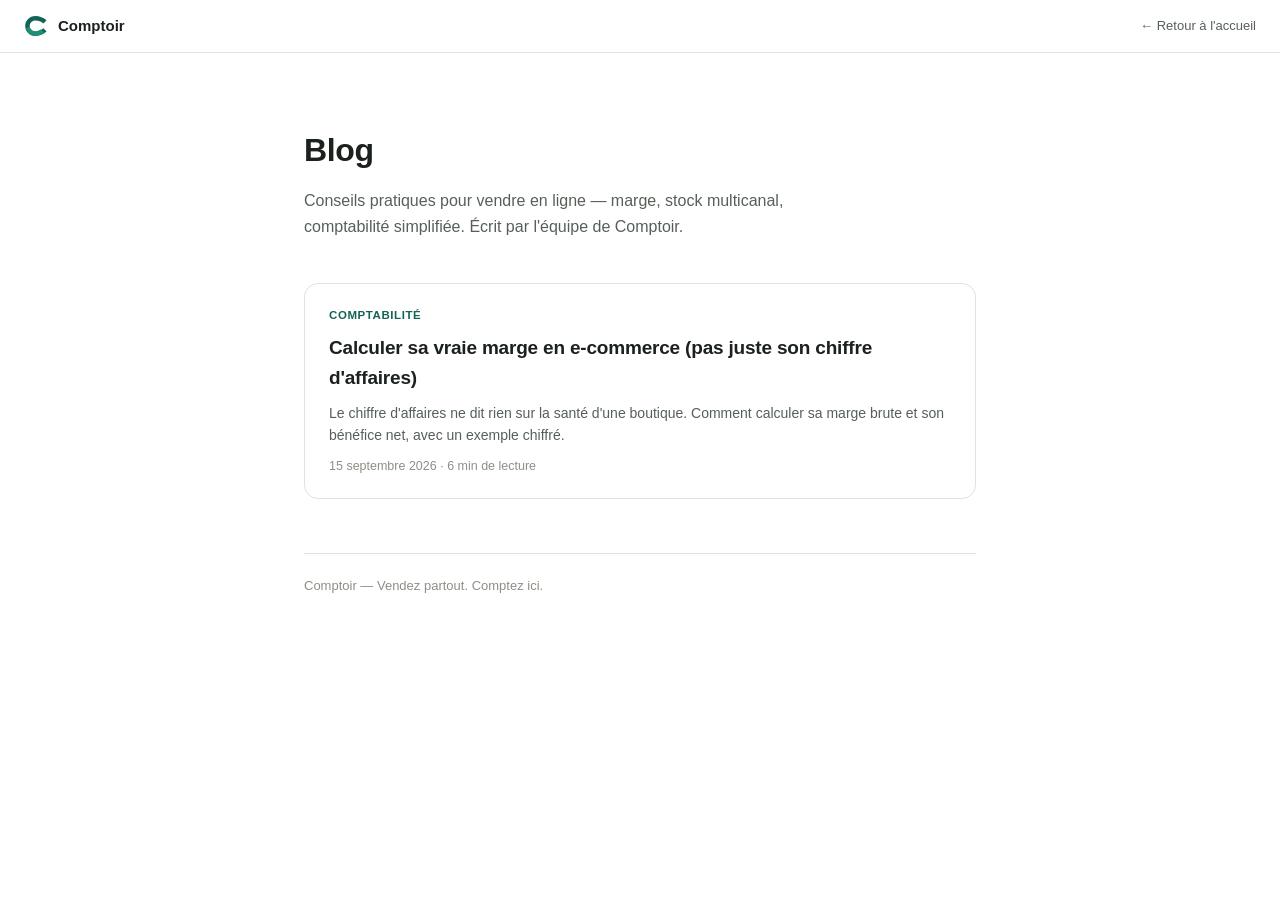
<file: blog/index.html>
<!doctype html>
<html lang="fr">
<head>
<meta charset="UTF-8">
<meta name="viewport" content="width=device-width, initial-scale=1">
<title>Blog — Comptoir</title>
<meta name="description" content="Conseils pratiques pour vendre en ligne : marge, stock multicanal, comptabilité simplifiée — par l'équipe de Comptoir.">
<link rel="canonical" href="https://getcomptoir.fr/blog/">
<meta property="og:type" content="website">
<meta property="og:site_name" content="Comptoir">
<meta property="og:title" content="Blog — Comptoir">
<meta property="og:description" content="Conseils pratiques pour vendre en ligne : marge, stock multicanal, comptabilité simplifiée.">
<meta property="og:url" content="https://getcomptoir.fr/blog/">
<meta property="og:locale" content="fr_FR">
<link rel="icon" href="/icons/icon-192.png">
<link rel="stylesheet" href="/styles.css">
<style>
  body { margin: 0; background: var(--bg); color: var(--ink); font-family: var(--font); line-height: 1.6; }
  .topbar {
    position: sticky; top: 0; z-index: 10; display: flex; align-items: center; gap: 10px;
    padding: 14px 24px; background: var(--surface); border-bottom: 1px solid var(--rule-soft);
  }
  .topbar svg { width: 24px; height: 24px; flex-shrink: 0; }
  .topbar .name { font-weight: 700; font-size: 15px; }
  .topbar .back { margin-left: auto; color: var(--ink-soft); font-size: 13px; text-decoration: none; }
  .topbar .back:hover { color: var(--brand); }

  .wrap { max-width: 720px; margin: 0 auto; padding: 48px 24px 96px; }
  h1 { font-size: 32px; font-weight: 700; margin: 0 0 12px; letter-spacing: -0.01em; }
  .lede { font-size: 16px; color: var(--ink-soft); margin: 0 0 44px; max-width: 56ch; }

  .post-list { display: flex; flex-direction: column; gap: 4px; }
  .post-card {
    display: block; text-decoration: none; color: inherit; padding: 22px 24px;
    background: var(--surface); border: 1px solid var(--rule-soft); border-radius: 14px; margin-bottom: 14px;
    transition: border-color .15s ease;
  }
  .post-card:hover { border-color: var(--brand); }
  .post-eyebrow { font-size: 11.5px; font-weight: 600; letter-spacing: 0.05em; text-transform: uppercase; color: var(--brand); margin-bottom: 8px; }
  .post-card h2 { font-size: 19px; margin: 0 0 8px; letter-spacing: -0.01em; }
  .post-card p { font-size: 14px; color: var(--ink-soft); margin: 0 0 10px; }
  .post-meta { font-size: 12.5px; color: var(--ink-faint); }

  footer.page-foot { margin-top: 40px; padding-top: 22px; border-top: 1px solid var(--rule-soft); color: var(--ink-faint); font-size: 13px; }
  footer.page-foot a { color: var(--ink-faint); }
</style>
</head>
<body>

<div class="topbar">
  <svg viewBox="50 50 500 470" xmlns="http://www.w3.org/2000/svg" aria-hidden="true">
    <path d="M445 92C386 34 302 0 208 0C93 0 0 93 0 208s93 208 208 208c94 0 178-34 237-92l-65-65c-43 40-102 63-172 63-63 0-114-51-114-114S145 94 208 94c70 0 129 23 172 63z" fill="var(--brand)" transform="translate(75 75)"/>
    <path d="M16 264c31 91 106 152 192 152 71 0 135-27 184-73l-66-65c-31 28-72 44-118 44-44 0-82-24-100-58-17-31-14-56-14-56-21 14-51 37-78 56z" fill="var(--brand-bright)" transform="translate(75 75)"/>
  </svg>
  <span class="name">Comptoir</span>
  <a class="back" href="/">← Retour à l'accueil</a>
</div>

<div class="wrap">
  <h1>Blog</h1>
  <p class="lede">Conseils pratiques pour vendre en ligne — marge, stock multicanal, comptabilité simplifiée. Écrit par l'équipe de Comptoir.</p>

  <div class="post-list">
    <a class="post-card" href="/blog/calculer-sa-vraie-marge-ecommerce.html">
      <div class="post-eyebrow">Comptabilité</div>
      <h2>Calculer sa vraie marge en e-commerce (pas juste son chiffre d'affaires)</h2>
      <p>Le chiffre d'affaires ne dit rien sur la santé d'une boutique. Comment calculer sa marge brute et son bénéfice net, avec un exemple chiffré.</p>
      <div class="post-meta">15 septembre 2026 · 6 min de lecture</div>
    </a>
  </div>

  <footer class="page-foot">Comptoir — Vendez partout. Comptez ici.</footer>
</div>

</body>
</html>
</file>
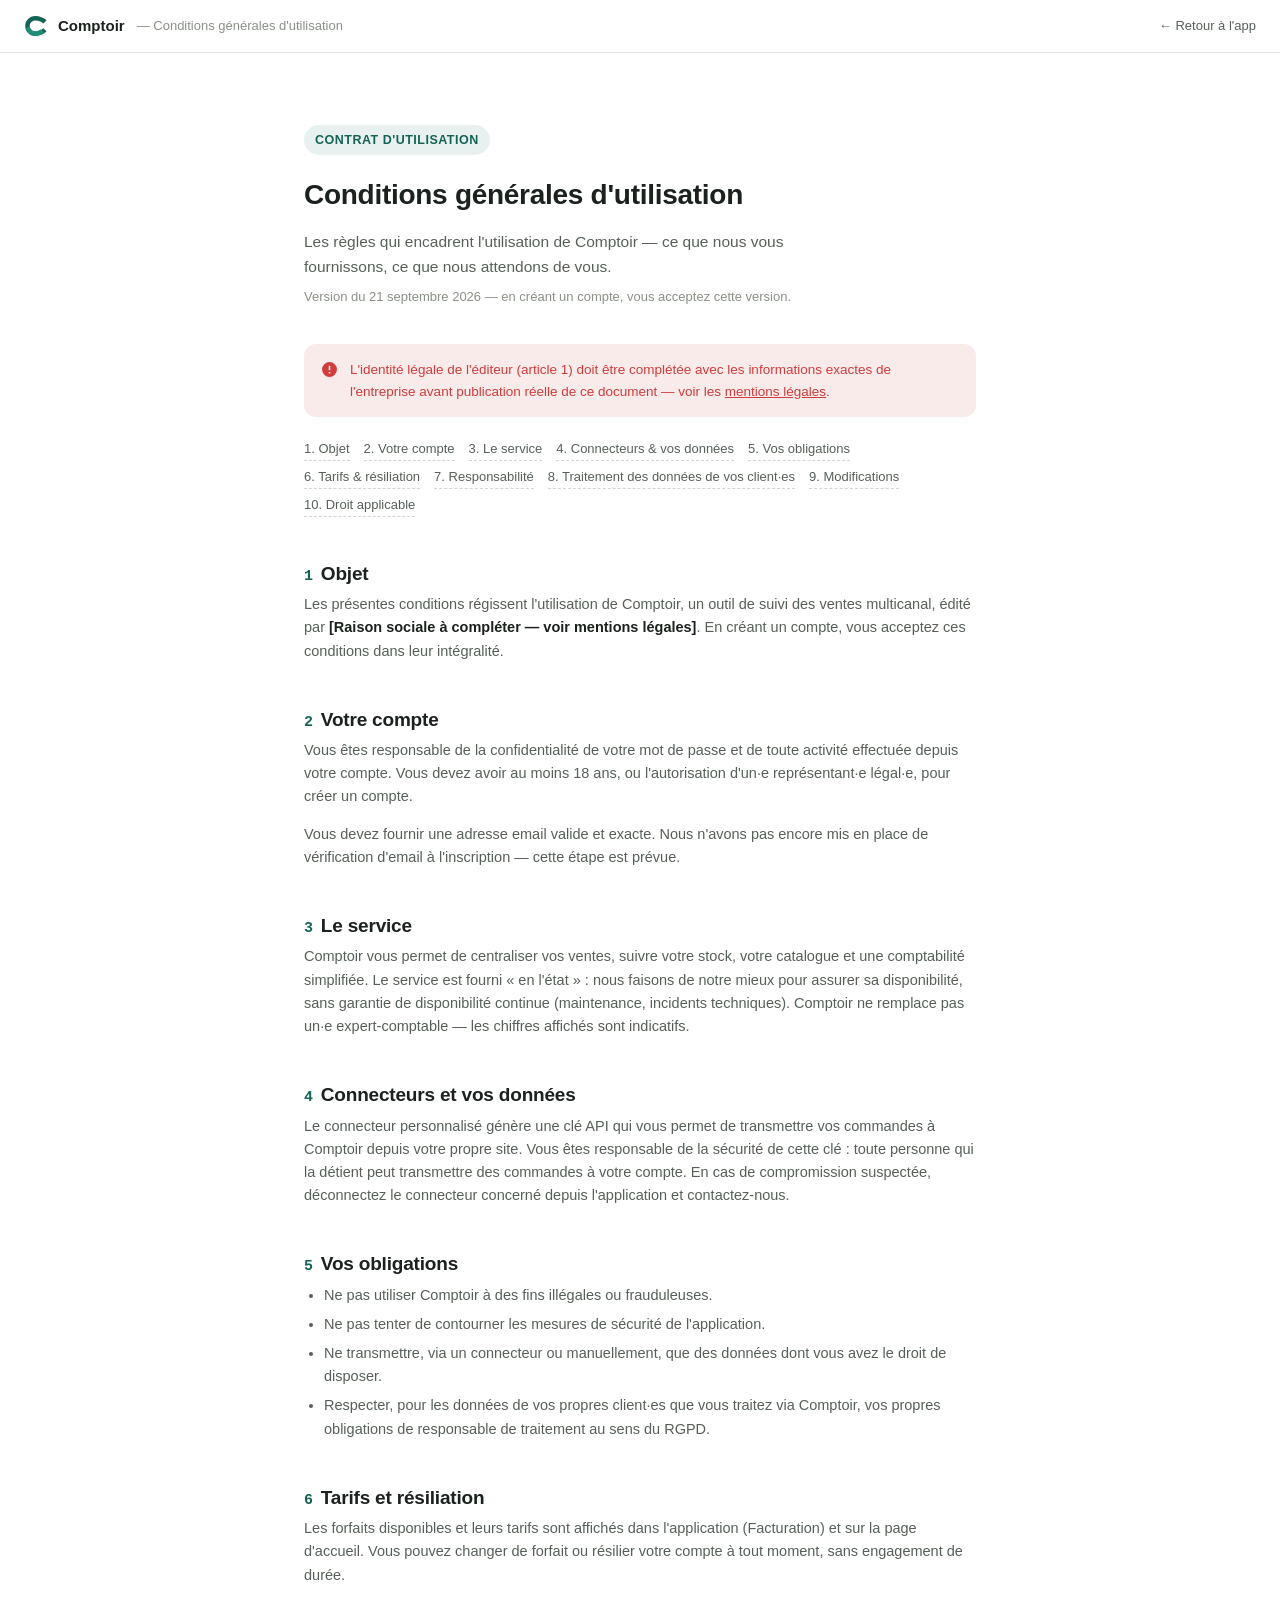
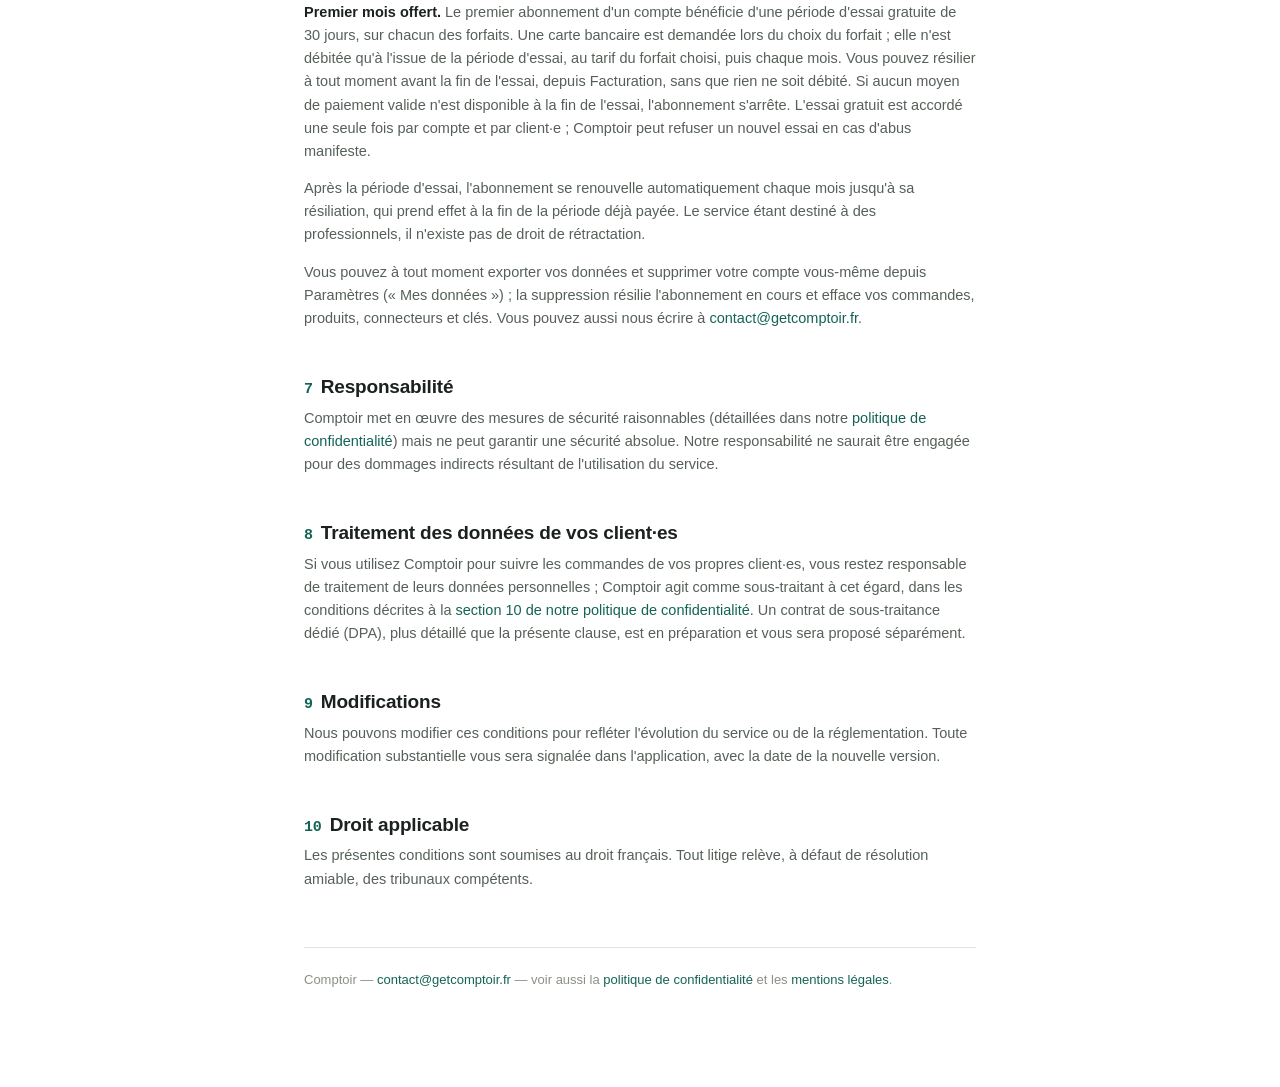
<file: conditions-generales.html>
<!doctype html>
<html lang="fr">
<head>
<meta charset="UTF-8">
<meta name="viewport" content="width=device-width, initial-scale=1">
<title>Conditions générales d'utilisation — Comptoir</title>
<link rel="stylesheet" href="styles.css">
<style>
  body { margin: 0; background: var(--bg); color: var(--ink); font-family: var(--font); line-height: 1.6; }
  .topbar {
    position: sticky; top: 0; z-index: 10; display: flex; align-items: center; gap: 10px;
    padding: 14px 24px; background: var(--surface); border-bottom: 1px solid var(--rule-soft);
  }
  .topbar svg { width: 24px; height: 24px; flex-shrink: 0; }
  .topbar .name { font-weight: 700; font-size: 15px; }
  .topbar .tag { color: var(--ink-faint); font-size: 13px; margin-left: 2px; }
  .topbar .back { margin-left: auto; }

  .wrap { max-width: 720px; margin: 0 auto; padding: 48px 24px 96px; }
  .eyebrow {
    display: inline-flex; align-items: center; gap: 6px; font-size: 12.5px; font-weight: 600;
    letter-spacing: 0.04em; text-transform: uppercase; color: var(--brand); background: var(--brand-soft);
    padding: 5px 11px; border-radius: 100px; margin-bottom: 18px;
  }
  h1 { font-size: 28px; font-weight: 700; margin: 0 0 12px; letter-spacing: -0.01em; }
  .lede { font-size: 15.5px; color: var(--ink-soft); margin: 0 0 8px; max-width: 62ch; }
  .updated { font-size: 13px; color: var(--ink-faint); margin: 0 0 36px; }

  h2 { font-size: 19px; margin: 42px 0 4px; letter-spacing: -0.01em; }
  h2 .n { color: var(--brand); font-weight: 600; margin-right: 8px; font-family: var(--font-mono); font-size: 15px; }
  p { color: var(--ink-soft); font-size: 14.5px; margin: 0 0 14px; }
  ul { margin: 0 0 14px; padding-left: 20px; color: var(--ink-soft); font-size: 14.5px; }
  li { margin-bottom: 6px; }
  strong { color: var(--ink); }
  a { color: var(--brand); }

  .callout {
    display: flex; gap: 12px; background: var(--critical-soft); color: var(--critical);
    border-radius: 12px; padding: 15px 17px; margin: 22px 0; font-size: 13.5px; line-height: 1.6;
  }
  .callout svg { flex-shrink: 0; width: 17px; height: 17px; margin-top: 2px; }

  .toc { display: flex; flex-wrap: wrap; gap: 6px 14px; margin: 0 0 36px; }
  .toc a { font-size: 13px; color: var(--ink-soft); text-decoration: none; border-bottom: 1px dashed var(--rule); }
  .toc a:hover { color: var(--brand); border-color: var(--brand); }

  footer { margin-top: 56px; padding-top: 22px; border-top: 1px solid var(--rule-soft); color: var(--ink-faint); font-size: 13px; }
</style>
</head>
<body>

<div class="topbar">
  <svg viewBox="50 50 500 470" xmlns="http://www.w3.org/2000/svg" aria-hidden="true">
    <path d="M445 92C386 34 302 0 208 0C93 0 0 93 0 208s93 208 208 208c94 0 178-34 237-92l-65-65c-43 40-102 63-172 63-63 0-114-51-114-114S145 94 208 94c70 0 129 23 172 63z" fill="var(--brand)" transform="translate(75 75)"/>
    <path d="M16 264c31 91 106 152 192 152 71 0 135-27 184-73l-66-65c-31 28-72 44-118 44-44 0-82-24-100-58-17-31-14-56-14-56-21 14-51 37-78 56z" fill="var(--brand-bright)" transform="translate(75 75)"/>
  </svg>
  <span class="name">Comptoir</span>
  <span class="tag">— Conditions générales d'utilisation</span>
  <a class="back" href="/" style="color:var(--ink-soft); font-size:13px; text-decoration:none;">← Retour à l'app</a>
</div>

<div class="wrap">
  <span class="eyebrow">Contrat d'utilisation</span>
  <h1>Conditions générales d'utilisation</h1>
  <p class="lede">Les règles qui encadrent l'utilisation de Comptoir — ce que nous vous fournissons, ce que nous attendons de vous.</p>
  <p class="updated">Version du 21 septembre 2026 — en créant un compte, vous acceptez cette version.</p>

  <div class="callout">
    <svg viewBox="0 0 16 16" fill="currentColor"><path d="M8 1a7 7 0 1 0 0 14A7 7 0 0 0 8 1zm.75 3.5v4.25h-1.5V4.5h1.5zm0 5.75v1.5h-1.5v-1.5h1.5z"/></svg>
    <div>L'identité légale de l'éditeur (article 1) doit être complétée avec les informations exactes de l'entreprise avant publication réelle de ce document — voir les <a href="/mentions-legales.html" style="color:inherit; text-decoration:underline;">mentions légales</a>.</div>
  </div>

  <div class="toc">
    <a href="#objet">1. Objet</a>
    <a href="#compte">2. Votre compte</a>
    <a href="#service">3. Le service</a>
    <a href="#connecteurs">4. Connecteurs &amp; vos données</a>
    <a href="#obligations">5. Vos obligations</a>
    <a href="#tarifs">6. Tarifs &amp; résiliation</a>
    <a href="#responsabilite">7. Responsabilité</a>
    <a href="#dpa">8. Traitement des données de vos client·es</a>
    <a href="#modif">9. Modifications</a>
    <a href="#droit">10. Droit applicable</a>
  </div>

  <h2 id="objet"><span class="n">1</span>Objet</h2>
  <p>Les présentes conditions régissent l'utilisation de Comptoir, un outil de suivi des ventes multicanal, édité par <strong>[Raison sociale à compléter — voir mentions légales]</strong>. En créant un compte, vous acceptez ces conditions dans leur intégralité.</p>

  <h2 id="compte"><span class="n">2</span>Votre compte</h2>
  <p>Vous êtes responsable de la confidentialité de votre mot de passe et de toute activité effectuée depuis votre compte. Vous devez avoir au moins 18 ans, ou l'autorisation d'un·e représentant·e légal·e, pour créer un compte.</p>
  <p>Vous devez fournir une adresse email valide et exacte. Nous n'avons pas encore mis en place de vérification d'email à l'inscription — cette étape est prévue.</p>

  <h2 id="service"><span class="n">3</span>Le service</h2>
  <p>Comptoir vous permet de centraliser vos ventes, suivre votre stock, votre catalogue et une comptabilité simplifiée. Le service est fourni « en l'état » : nous faisons de notre mieux pour assurer sa disponibilité, sans garantie de disponibilité continue (maintenance, incidents techniques). Comptoir ne remplace pas un·e expert-comptable — les chiffres affichés sont indicatifs.</p>

  <h2 id="connecteurs"><span class="n">4</span>Connecteurs et vos données</h2>
  <p>Le connecteur personnalisé génère une clé API qui vous permet de transmettre vos commandes à Comptoir depuis votre propre site. Vous êtes responsable de la sécurité de cette clé : toute personne qui la détient peut transmettre des commandes à votre compte. En cas de compromission suspectée, déconnectez le connecteur concerné depuis l'application et contactez-nous.</p>

  <h2 id="obligations"><span class="n">5</span>Vos obligations</h2>
  <ul>
    <li>Ne pas utiliser Comptoir à des fins illégales ou frauduleuses.</li>
    <li>Ne pas tenter de contourner les mesures de sécurité de l'application.</li>
    <li>Ne transmettre, via un connecteur ou manuellement, que des données dont vous avez le droit de disposer.</li>
    <li>Respecter, pour les données de vos propres client·es que vous traitez via Comptoir, vos propres obligations de responsable de traitement au sens du RGPD.</li>
  </ul>

  <h2 id="tarifs"><span class="n">6</span>Tarifs et résiliation</h2>
  <p>Les forfaits disponibles et leurs tarifs sont affichés dans l'application (Facturation) et sur la page d'accueil. Vous pouvez changer de forfait ou résilier votre compte à tout moment, sans engagement de durée.</p>
  <p><strong>Premier mois offert.</strong> Le premier abonnement d'un compte bénéficie d'une période d'essai gratuite de 30 jours, sur chacun des forfaits. Une carte bancaire est demandée lors du choix du forfait ; elle n'est débitée qu'à l'issue de la période d'essai, au tarif du forfait choisi, puis chaque mois. Vous pouvez résilier à tout moment avant la fin de l'essai, depuis Facturation, sans que rien ne soit débité. Si aucun moyen de paiement valide n'est disponible à la fin de l'essai, l'abonnement s'arrête. L'essai gratuit est accordé une seule fois par compte et par client·e ; Comptoir peut refuser un nouvel essai en cas d'abus manifeste.</p>
  <p>Après la période d'essai, l'abonnement se renouvelle automatiquement chaque mois jusqu'à sa résiliation, qui prend effet à la fin de la période déjà payée. Le service étant destiné à des professionnels, il n'existe pas de droit de rétractation.</p>
  <p>Vous pouvez à tout moment exporter vos données et supprimer votre compte vous-même depuis Paramètres (« Mes données ») ; la suppression résilie l'abonnement en cours et efface vos commandes, produits, connecteurs et clés. Vous pouvez aussi nous écrire à <a href="mailto:contact@getcomptoir.fr">contact@getcomptoir.fr</a>.</p>

  <h2 id="responsabilite"><span class="n">7</span>Responsabilité</h2>
  <p>Comptoir met en œuvre des mesures de sécurité raisonnables (détaillées dans notre <a href="/politique-confidentialite.html">politique de confidentialité</a>) mais ne peut garantir une sécurité absolue. Notre responsabilité ne saurait être engagée pour des dommages indirects résultant de l'utilisation du service.</p>

  <h2 id="dpa"><span class="n">8</span>Traitement des données de vos client·es</h2>
  <p>Si vous utilisez Comptoir pour suivre les commandes de vos propres client·es, vous restez responsable de traitement de leurs données personnelles ; Comptoir agit comme sous-traitant à cet égard, dans les conditions décrites à la <a href="/politique-confidentialite.html#marchandes">section 10 de notre politique de confidentialité</a>. Un contrat de sous-traitance dédié (DPA), plus détaillé que la présente clause, est en préparation et vous sera proposé séparément.</p>

  <h2 id="modif"><span class="n">9</span>Modifications</h2>
  <p>Nous pouvons modifier ces conditions pour refléter l'évolution du service ou de la réglementation. Toute modification substantielle vous sera signalée dans l'application, avec la date de la nouvelle version.</p>

  <h2 id="droit"><span class="n">10</span>Droit applicable</h2>
  <p>Les présentes conditions sont soumises au droit français. Tout litige relève, à défaut de résolution amiable, des tribunaux compétents.</p>

  <footer>
    Comptoir — <a href="mailto:contact@getcomptoir.fr">contact@getcomptoir.fr</a> — voir aussi la <a href="/politique-confidentialite.html">politique de confidentialité</a> et les <a href="/mentions-legales.html">mentions légales</a>.
  </footer>
</div>
</body>
</html>
</file>
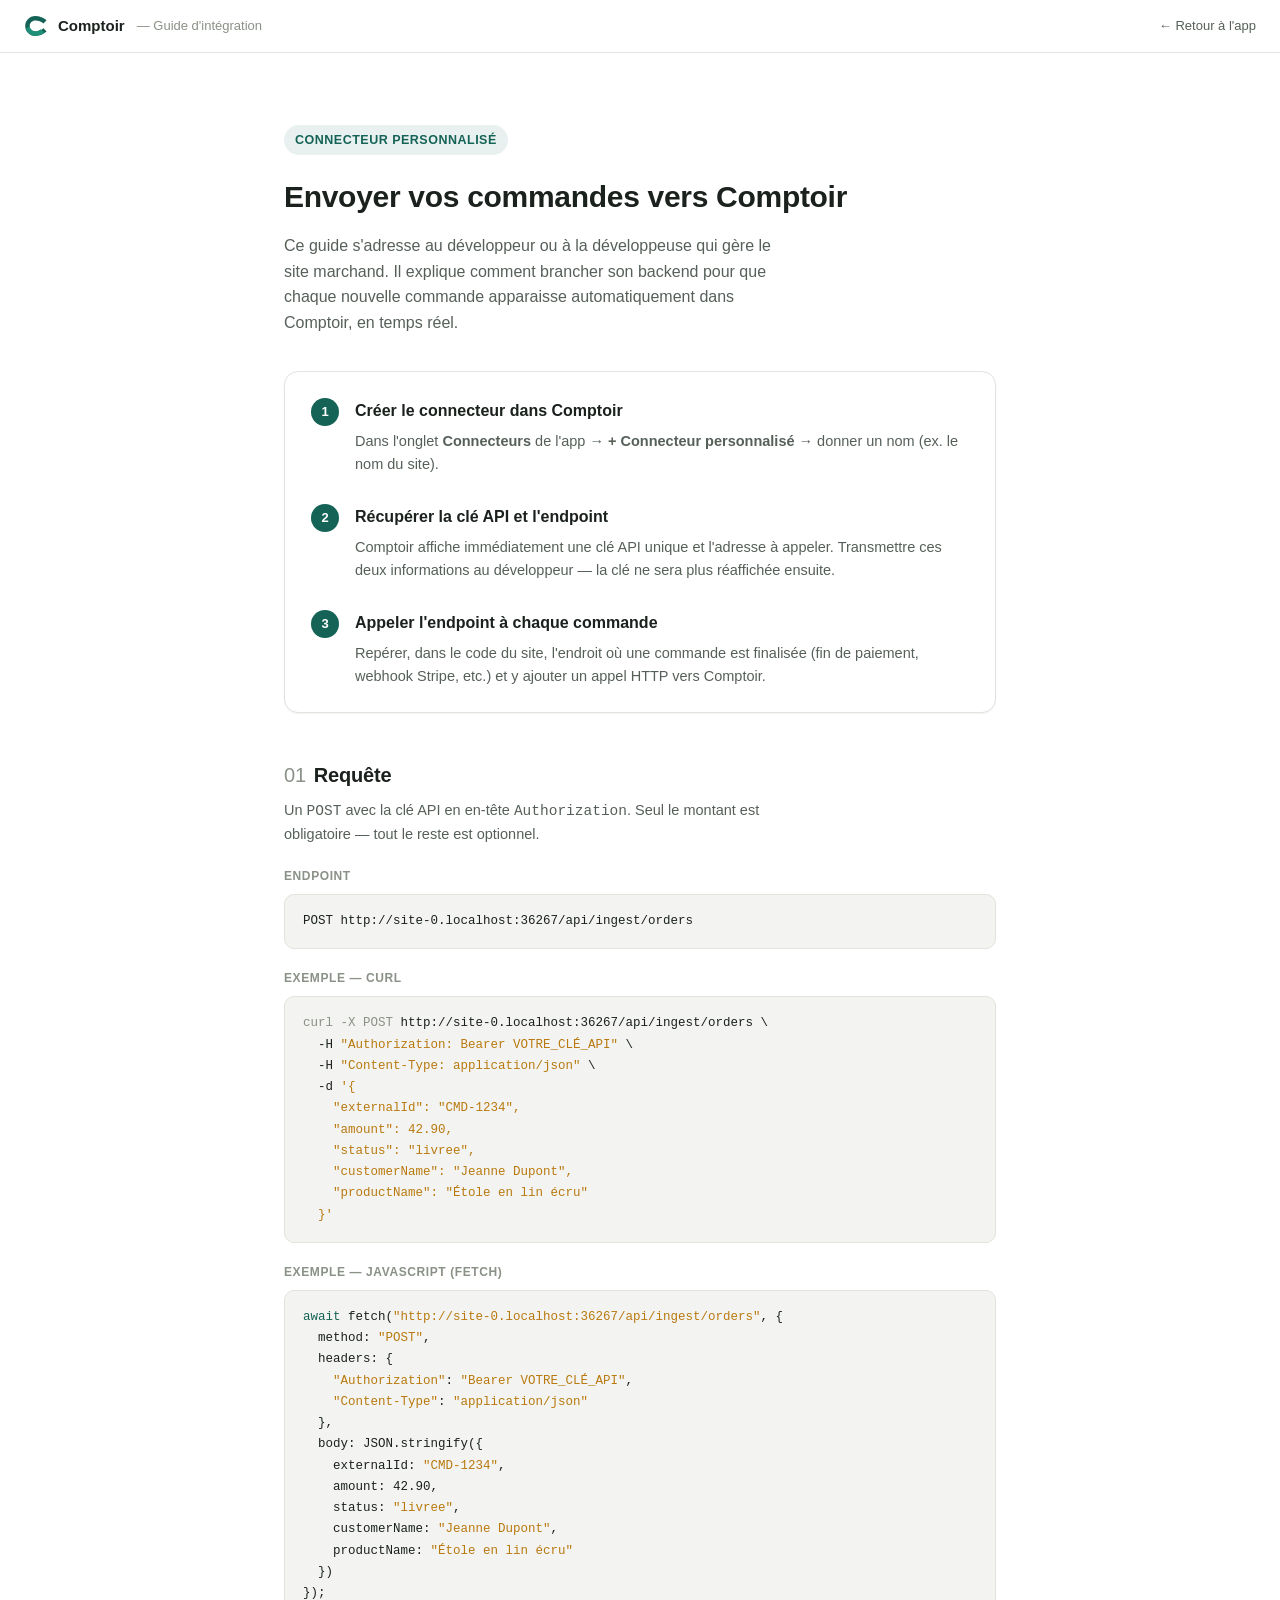
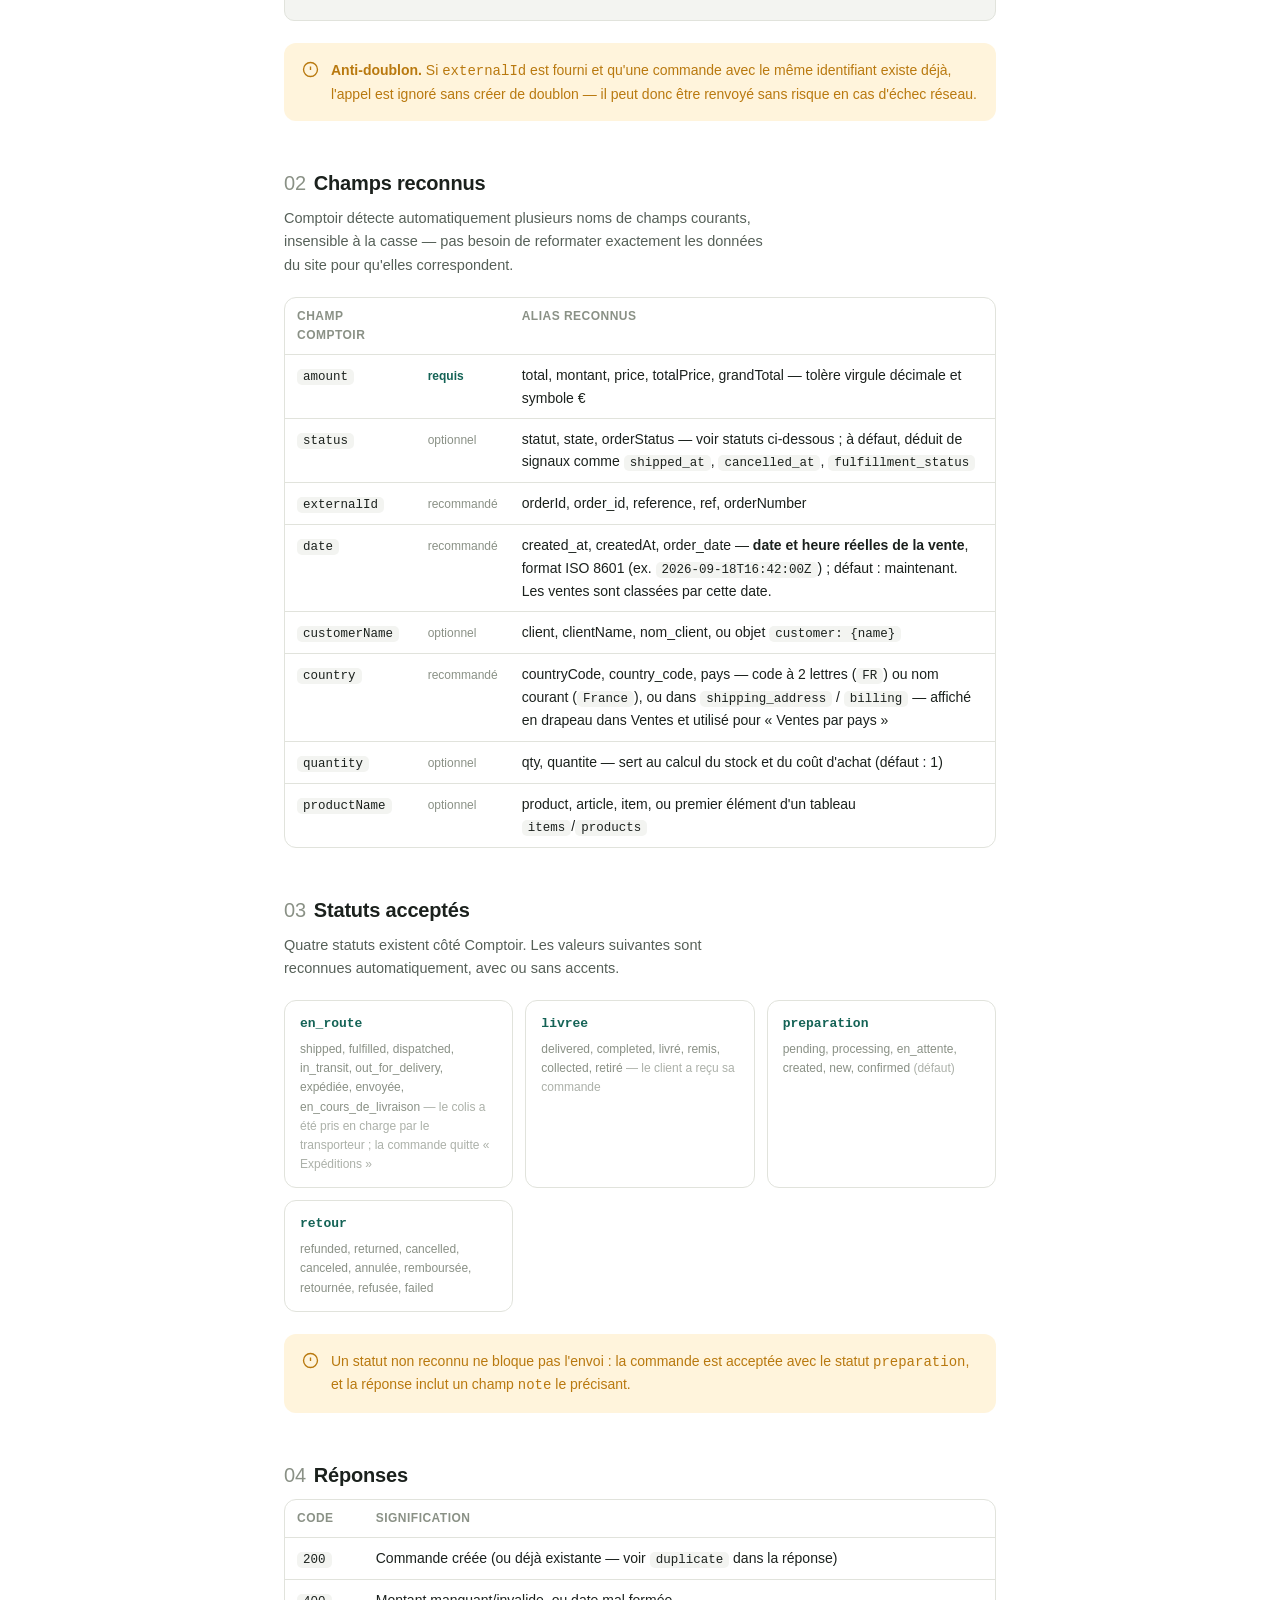
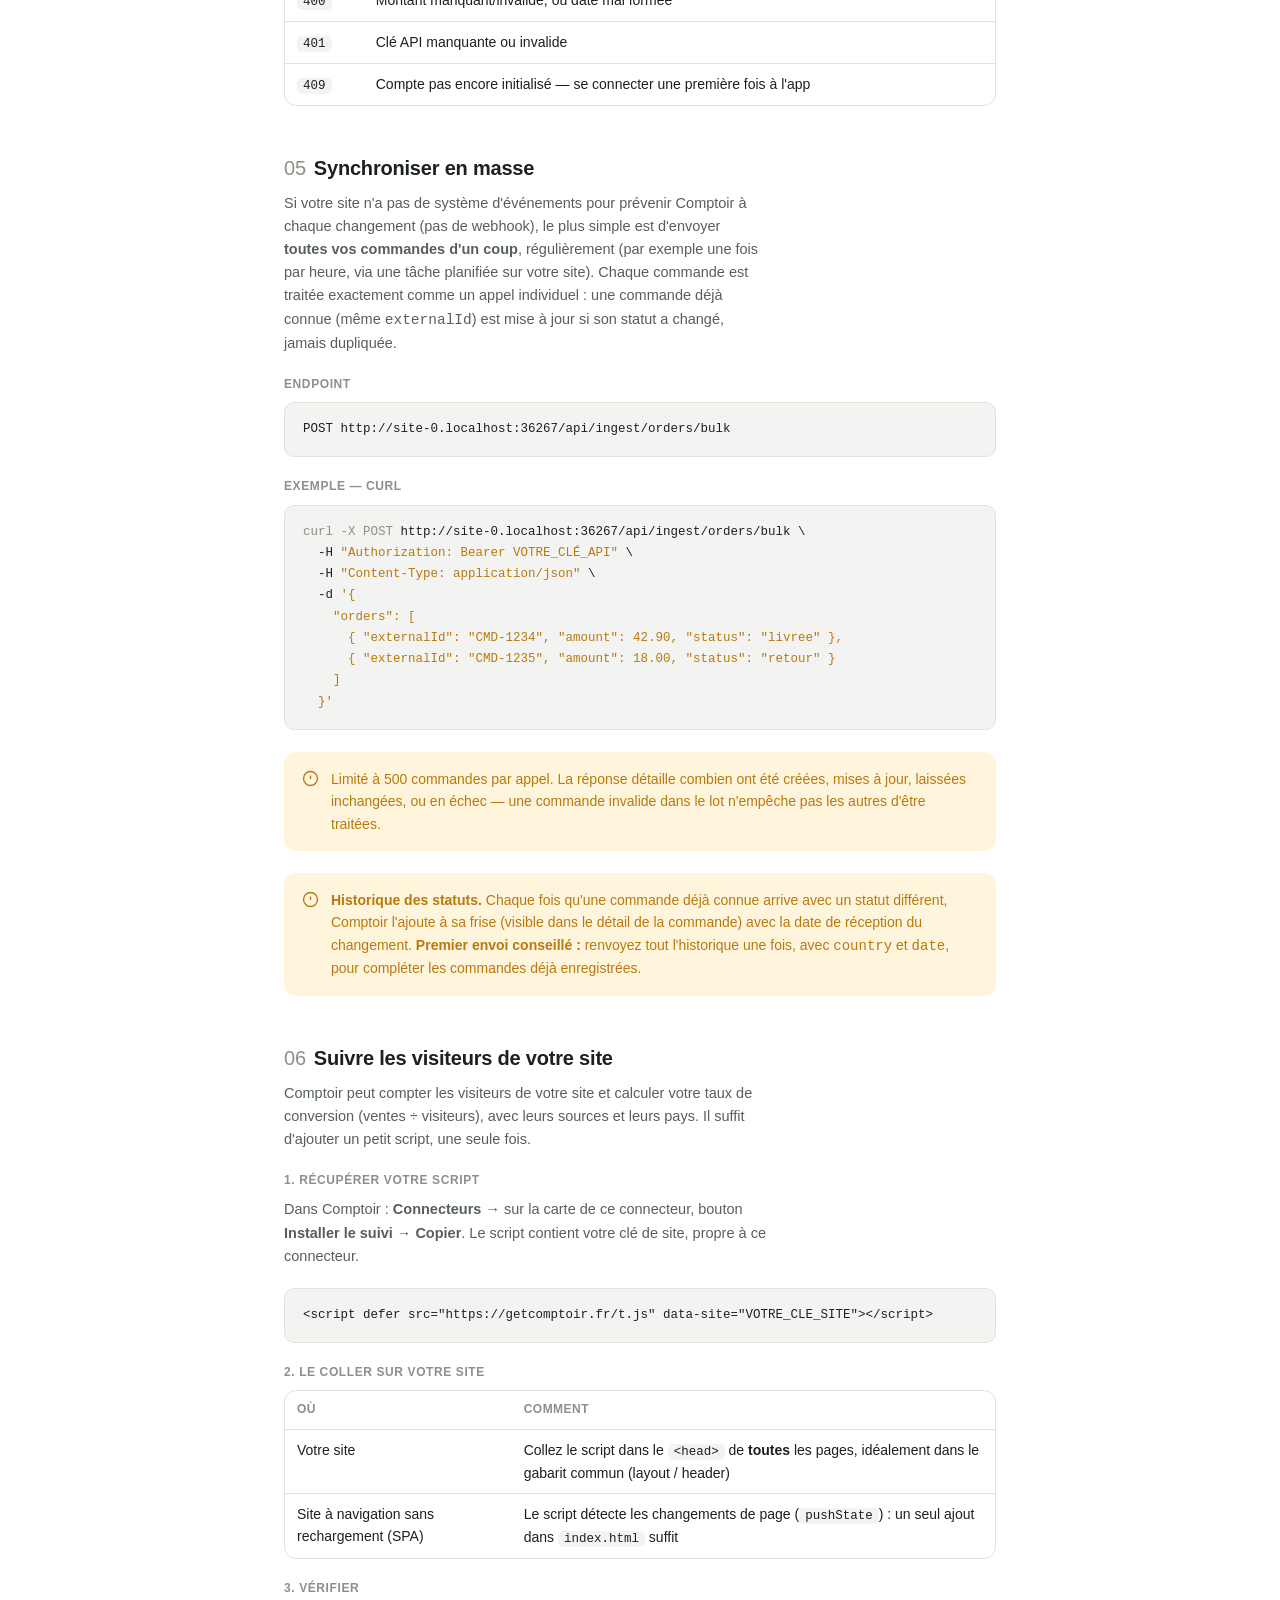
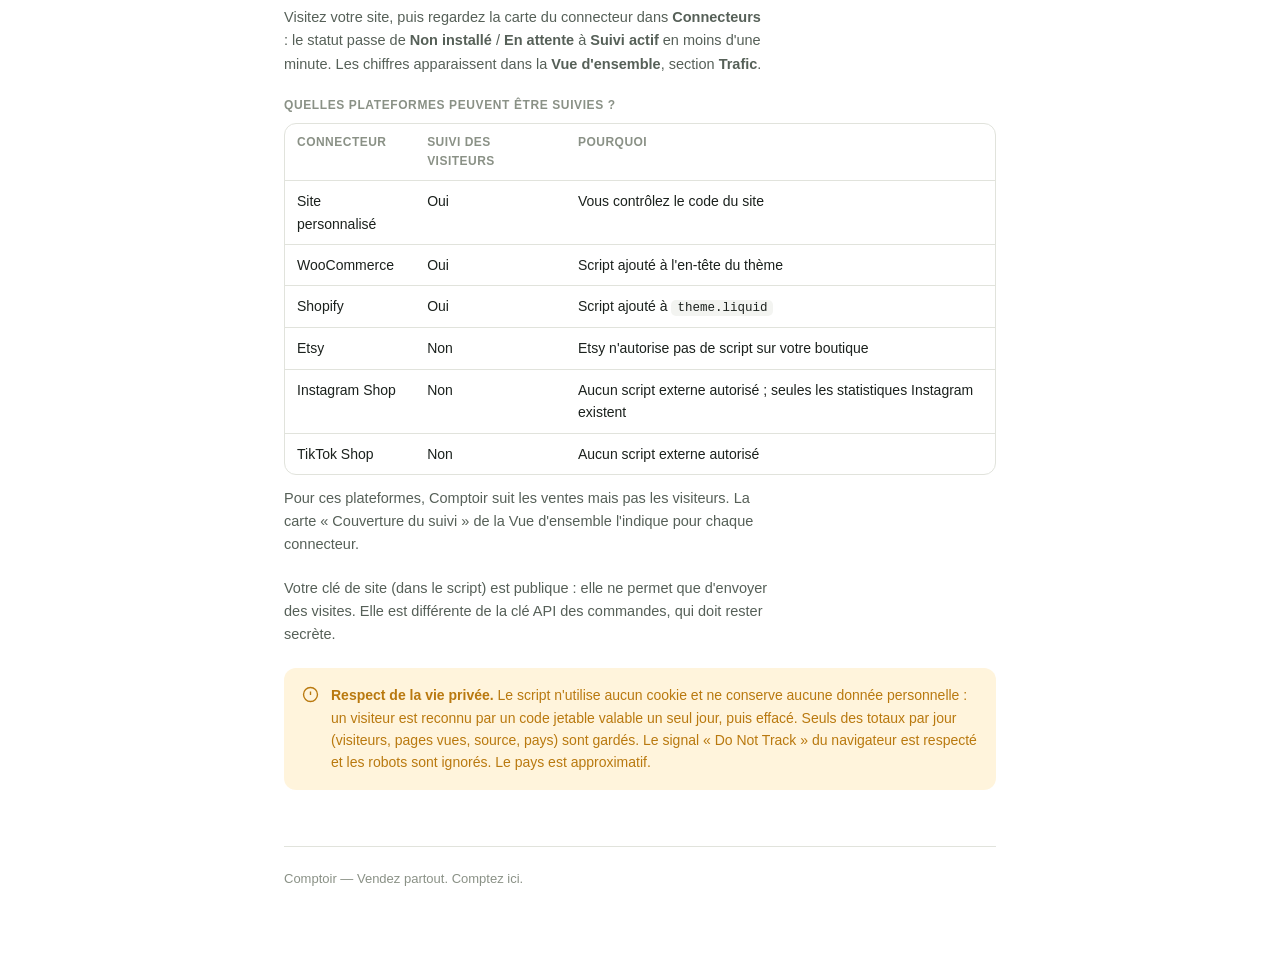
<file: guide-connecteur.html>
<!doctype html>
<html lang="fr">
<head>
<meta charset="UTF-8">
<meta name="viewport" content="width=device-width, initial-scale=1">
<title>Guide d'intégration — Connecteur personnalisé — Comptoir</title>
<link rel="stylesheet" href="styles.css">
<style>
  body { margin: 0; background: var(--bg); color: var(--ink); font-family: var(--font); line-height: 1.6; }
  .topbar {
    position: sticky; top: 0; z-index: 10; display: flex; align-items: center; gap: 10px;
    padding: 14px 24px; background: var(--surface); border-bottom: 1px solid var(--rule-soft);
  }
  .topbar svg { width: 24px; height: 24px; flex-shrink: 0; }
  .topbar .name { font-weight: 700; font-size: 15px; }
  .topbar .tag { color: var(--ink-faint); font-size: 13px; margin-left: 2px; }
  .topbar .back { margin-left: auto; }

  .wrap { max-width: 760px; margin: 0 auto; padding: 48px 24px 96px; }
  .eyebrow {
    display: inline-flex; align-items: center; gap: 6px; font-size: 12.5px; font-weight: 600;
    letter-spacing: 0.04em; text-transform: uppercase; color: var(--brand); background: var(--brand-soft);
    padding: 5px 11px; border-radius: 100px; margin-bottom: 18px;
  }
  h1 { font-size: 30px; font-weight: 700; margin: 0 0 12px; letter-spacing: -0.01em; }
  .lede { font-size: 16px; color: var(--ink-soft); margin: 0 0 36px; max-width: 58ch; }

  .card { background: var(--surface); border: 1px solid var(--rule-soft); border-radius: 14px; padding: 24px 26px; margin-bottom: 22px; }
  .step { display: flex; gap: 16px; margin-bottom: 26px; }
  .step:last-child { margin-bottom: 0; }
  .step-num {
    flex-shrink: 0; width: 28px; height: 28px; border-radius: 50%; background: var(--brand); color: #fff;
    display: flex; align-items: center; justify-content: center; font-weight: 700; font-size: 13px; margin-top: 2px;
  }
  .step-body h3 { font-size: 16px; margin: 2px 0 6px; }
  .step-body p { margin: 0; color: var(--ink-soft); font-size: 14.5px; }

  h2 { font-size: 20px; margin: 46px 0 8px; letter-spacing: -0.01em; }
  h2 .n { color: var(--ink-faint); font-weight: 500; margin-right: 8px; }
  .section-sub { color: var(--ink-soft); font-size: 14.5px; margin: 0 0 20px; max-width: 60ch; }

  pre {
    background: var(--surface-sunken); color: var(--ink); border: 1px solid var(--rule-soft);
    border-radius: 10px; padding: 16px 18px; font-family: var(--font-mono); font-size: 12.5px;
    line-height: 1.7; overflow-x: auto; margin: 0 0 4px;
  }
  pre .k { color: var(--brand); }
  pre .s { color: var(--warning); }
  pre .c { color: var(--ink-faint); }
  .code-label { font-size: 12px; color: var(--ink-faint); text-transform: uppercase; letter-spacing: 0.05em; margin: 20px 0 8px; font-weight: 600; }
  .code-label:first-child { margin-top: 0; }

  table { width: 100%; border-collapse: collapse; font-size: 14px; }
  th, td { text-align: left; padding: 9px 12px; border-bottom: 1px solid var(--rule-soft); vertical-align: top; }
  th { font-weight: 600; font-size: 12px; text-transform: uppercase; letter-spacing: 0.04em; color: var(--ink-faint); }
  td code { background: var(--surface-sunken); padding: 1px 6px; border-radius: 5px; font-size: 12.5px; font-family: var(--font-mono); }
  .table-wrap { overflow-x: auto; border: 1px solid var(--rule-soft); border-radius: 12px; background: var(--surface); }
  .table-wrap tr:last-child td { border-bottom: none; }
  .req { color: var(--brand); font-weight: 600; font-size: 12px; }
  .opt { color: var(--ink-faint); font-size: 12px; }

  .callout {
    display: flex; gap: 12px; background: var(--warning-soft); border: 1px solid transparent; color: var(--warning);
    border-radius: 12px; padding: 15px 17px; margin: 22px 0; font-size: 14px; line-height: 1.6;
  }
  .callout svg { flex-shrink: 0; width: 17px; height: 17px; margin-top: 2px; }
  .callout code { color: inherit; }

  .status-grid { display: grid; grid-template-columns: 1fr 1fr 1fr; gap: 12px; }
  .status-card { background: var(--surface); border: 1px solid var(--rule-soft); border-radius: 12px; padding: 13px 15px; }
  .status-card .name { font-family: var(--font-mono); font-weight: 600; font-size: 13px; color: var(--brand); margin-bottom: 5px; }
  .status-card .aliases { font-size: 12px; color: var(--ink-faint); line-height: 1.6; }
  @media (max-width: 640px) { .status-grid { grid-template-columns: 1fr; } }

  footer { margin-top: 56px; padding-top: 22px; border-top: 1px solid var(--rule-soft); color: var(--ink-faint); font-size: 13px; }
</style>
</head>
<body>

<div class="topbar">
  <svg viewBox="50 50 500 470" xmlns="http://www.w3.org/2000/svg" aria-hidden="true">
    <path d="M445 92C386 34 302 0 208 0C93 0 0 93 0 208s93 208 208 208c94 0 178-34 237-92l-65-65c-43 40-102 63-172 63-63 0-114-51-114-114S145 94 208 94c70 0 129 23 172 63z" fill="var(--brand)" transform="translate(75 75)"/>
    <path d="M16 264c31 91 106 152 192 152 71 0 135-27 184-73l-66-65c-31 28-72 44-118 44-44 0-82-24-100-58-17-31-14-56-14-56-21 14-51 37-78 56z" fill="var(--brand-bright)" transform="translate(75 75)"/>
  </svg>
  <span class="name">Comptoir</span>
  <span class="tag">— Guide d'intégration</span>
  <a class="back" href="/" style="color:var(--ink-soft); font-size:13px; text-decoration:none;">← Retour à l'app</a>
</div>

<div class="wrap">
  <span class="eyebrow">Connecteur personnalisé</span>
  <h1>Envoyer vos commandes vers Comptoir</h1>
  <p class="lede">Ce guide s'adresse au développeur ou à la développeuse qui gère le site marchand. Il explique comment brancher son backend pour que chaque nouvelle commande apparaisse automatiquement dans Comptoir, en temps réel.</p>

  <div class="card">
    <div class="step">
      <div class="step-num">1</div>
      <div class="step-body">
        <h3>Créer le connecteur dans Comptoir</h3>
        <p>Dans l'onglet <b>Connecteurs</b> de l'app → <b>+ Connecteur personnalisé</b> → donner un nom (ex. le nom du site).</p>
      </div>
    </div>
    <div class="step">
      <div class="step-num">2</div>
      <div class="step-body">
        <h3>Récupérer la clé API et l'endpoint</h3>
        <p>Comptoir affiche immédiatement une clé API unique et l'adresse à appeler. Transmettre ces deux informations au développeur — la clé ne sera plus réaffichée ensuite.</p>
      </div>
    </div>
    <div class="step">
      <div class="step-num">3</div>
      <div class="step-body">
        <h3>Appeler l'endpoint à chaque commande</h3>
        <p>Repérer, dans le code du site, l'endroit où une commande est finalisée (fin de paiement, webhook Stripe, etc.) et y ajouter un appel HTTP vers Comptoir.</p>
      </div>
    </div>
  </div>

  <h2><span class="n">01</span>Requête</h2>
  <p class="section-sub">Un <code>POST</code> avec la clé API en en-tête <code>Authorization</code>. Seul le montant est obligatoire — tout le reste est optionnel.</p>

  <div class="code-label">Endpoint</div>
  <pre id="endpointLine">POST /api/ingest/orders</pre>

  <div class="code-label">Exemple — curl</div>
  <pre id="curlExample"><span class="c">curl -X POST</span> /api/ingest/orders \
  -H <span class="s">"Authorization: Bearer VOTRE_CLÉ_API"</span> \
  -H <span class="s">"Content-Type: application/json"</span> \
  -d <span class="s">'{
    "externalId": "CMD-1234",
    "amount": 42.90,
    "status": "livree",
    "customerName": "Jeanne Dupont",
    "productName": "Étole en lin écru"
  }'</span></pre>

  <div class="code-label">Exemple — JavaScript (fetch)</div>
  <pre id="jsExample"><span class="k">await</span> fetch(<span class="s">"/api/ingest/orders"</span>, {
  method: <span class="s">"POST"</span>,
  headers: {
    <span class="s">"Authorization"</span>: <span class="s">"Bearer VOTRE_CLÉ_API"</span>,
    <span class="s">"Content-Type"</span>: <span class="s">"application/json"</span>
  },
  body: JSON.stringify({
    externalId: <span class="s">"CMD-1234"</span>,
    amount: 42.90,
    status: <span class="s">"livree"</span>,
    customerName: <span class="s">"Jeanne Dupont"</span>,
    productName: <span class="s">"Étole en lin écru"</span>
  })
});</pre>

  <div class="callout">
    <svg viewBox="0 0 20 20" fill="none" stroke="currentColor" stroke-width="1.6"><circle cx="10" cy="10" r="8.2"/><path d="M10 6.5v4M10 13.2v.1"/></svg>
    <div><b>Anti-doublon.</b> Si <code>externalId</code> est fourni et qu'une commande avec le même identifiant existe déjà, l'appel est ignoré sans créer de doublon — il peut donc être renvoyé sans risque en cas d'échec réseau.</div>
  </div>

  <h2><span class="n">02</span>Champs reconnus</h2>
  <p class="section-sub">Comptoir détecte automatiquement plusieurs noms de champs courants, insensible à la casse — pas besoin de reformater exactement les données du site pour qu'elles correspondent.</p>

  <div class="table-wrap">
    <table>
      <thead><tr><th>Champ Comptoir</th><th></th><th>Alias reconnus</th></tr></thead>
      <tbody>
        <tr><td><code>amount</code></td><td><span class="req">requis</span></td><td>total, montant, price, totalPrice, grandTotal — tolère virgule décimale et symbole €</td></tr>
        <tr><td><code>status</code></td><td><span class="opt">optionnel</span></td><td>statut, state, orderStatus — voir statuts ci-dessous ; à défaut, déduit de signaux comme <code>shipped_at</code>, <code>cancelled_at</code>, <code>fulfillment_status</code></td></tr>
        <tr><td><code>externalId</code></td><td><span class="opt">recommandé</span></td><td>orderId, order_id, reference, ref, orderNumber</td></tr>
        <tr><td><code>date</code></td><td><span class="opt">recommandé</span></td><td>created_at, createdAt, order_date — <b>date et heure réelles de la vente</b>, format ISO 8601 (ex. <code>2026-09-18T16:42:00Z</code>) ; défaut : maintenant. Les ventes sont classées par cette date.</td></tr>
        <tr><td><code>customerName</code></td><td><span class="opt">optionnel</span></td><td>client, clientName, nom_client, ou objet <code>customer: {name}</code></td></tr>
        <tr><td><code>country</code></td><td><span class="opt">recommandé</span></td><td>countryCode, country_code, pays — code à 2 lettres (<code>FR</code>) ou nom courant (<code>France</code>), ou dans <code>shipping_address</code> / <code>billing</code> — affiché en drapeau dans Ventes et utilisé pour « Ventes par pays »</td></tr>
        <tr><td><code>quantity</code></td><td><span class="opt">optionnel</span></td><td>qty, quantite — sert au calcul du stock et du coût d'achat (défaut : 1)</td></tr>
        <tr><td><code>productName</code></td><td><span class="opt">optionnel</span></td><td>product, article, item, ou premier élément d'un tableau <code>items</code>/<code>products</code></td></tr>
      </tbody>
    </table>
  </div>

  <h2><span class="n">03</span>Statuts acceptés</h2>
  <p class="section-sub">Quatre statuts existent côté Comptoir. Les valeurs suivantes sont reconnues automatiquement, avec ou sans accents.</p>

  <div class="status-grid">
    <div class="status-card">
      <div class="name">en_route</div>
      <div class="aliases">shipped, fulfilled, dispatched, in_transit, out_for_delivery, expédiée, envoyée, en_cours_de_livraison <span style="opacity:.7">— le colis a été pris en charge par le transporteur ; la commande quitte « Expéditions »</span></div>
    </div>
    <div class="status-card">
      <div class="name">livree</div>
      <div class="aliases">delivered, completed, livré, remis, collected, retiré <span style="opacity:.7">— le client a reçu sa commande</span></div>
    </div>
    <div class="status-card">
      <div class="name">preparation</div>
      <div class="aliases">pending, processing, en_attente, created, new, confirmed <span style="opacity:.7">(défaut)</span></div>
    </div>
    <div class="status-card">
      <div class="name">retour</div>
      <div class="aliases">refunded, returned, cancelled, canceled, annulée, remboursée, retournée, refusée, failed</div>
    </div>
  </div>

  <div class="callout">
    <svg viewBox="0 0 20 20" fill="none" stroke="currentColor" stroke-width="1.6"><circle cx="10" cy="10" r="8.2"/><path d="M10 6.5v4M10 13.2v.1"/></svg>
    <div>Un statut non reconnu ne bloque pas l'envoi : la commande est acceptée avec le statut <code>preparation</code>, et la réponse inclut un champ <code>note</code> le précisant.</div>
  </div>

  <h2><span class="n">04</span>Réponses</h2>
  <div class="table-wrap">
    <table>
      <thead><tr><th>Code</th><th>Signification</th></tr></thead>
      <tbody>
        <tr><td><code>200</code></td><td>Commande créée (ou déjà existante — voir <code>duplicate</code> dans la réponse)</td></tr>
        <tr><td><code>400</code></td><td>Montant manquant/invalide, ou date mal formée</td></tr>
        <tr><td><code>401</code></td><td>Clé API manquante ou invalide</td></tr>
        <tr><td><code>409</code></td><td>Compte pas encore initialisé — se connecter une première fois à l'app</td></tr>
      </tbody>
    </table>
  </div>

  <h2><span class="n">05</span>Synchroniser en masse</h2>
  <p class="section-sub">Si votre site n'a pas de système d'événements pour prévenir Comptoir à chaque changement (pas de webhook), le plus simple est d'envoyer <b>toutes vos commandes d'un coup</b>, régulièrement (par exemple une fois par heure, via une tâche planifiée sur votre site). Chaque commande est traitée exactement comme un appel individuel : une commande déjà connue (même <code>externalId</code>) est mise à jour si son statut a changé, jamais dupliquée.</p>

  <div class="code-label">Endpoint</div>
  <pre id="bulkEndpointLine">POST /api/ingest/orders/bulk</pre>

  <div class="code-label">Exemple — curl</div>
  <pre id="bulkCurlExample"><span class="c">curl -X POST</span> /api/ingest/orders/bulk \
  -H <span class="s">"Authorization: Bearer VOTRE_CLÉ_API"</span> \
  -H <span class="s">"Content-Type: application/json"</span> \
  -d <span class="s">'{
    "orders": [
      { "externalId": "CMD-1234", "amount": 42.90, "status": "livree" },
      { "externalId": "CMD-1235", "amount": 18.00, "status": "retour" }
    ]
  }'</span></pre>

  <div class="callout">
    <svg viewBox="0 0 20 20" fill="none" stroke="currentColor" stroke-width="1.6"><circle cx="10" cy="10" r="8.2"/><path d="M10 6.5v4M10 13.2v.1"/></svg>
    <div>Limité à 500 commandes par appel. La réponse détaille combien ont été créées, mises à jour, laissées inchangées, ou en échec — une commande invalide dans le lot n'empêche pas les autres d'être traitées.</div>
  </div>

  <div class="callout">
    <svg viewBox="0 0 20 20" fill="none" stroke="currentColor" stroke-width="1.6"><circle cx="10" cy="10" r="8.2"/><path d="M10 6.5v4M10 13.2v.1"/></svg>
    <div><b>Historique des statuts.</b> Chaque fois qu'une commande déjà connue arrive avec un statut différent, Comptoir l'ajoute à sa frise (visible dans le détail de la commande) avec la date de réception du changement. <b>Premier envoi conseillé :</b> renvoyez tout l'historique une fois, avec <code>country</code> et <code>date</code>, pour compléter les commandes déjà enregistrées.</div>
  </div>

  <h2><span class="n">06</span>Suivre les visiteurs de votre site</h2>
  <p class="section-sub">Comptoir peut compter les visiteurs de votre site et calculer votre taux de conversion (ventes ÷ visiteurs), avec leurs sources et leurs pays. Il suffit d'ajouter un petit script, une seule fois.</p>

  <div class="code-label">1. Récupérer votre script</div>
  <p class="section-sub">Dans Comptoir : <b>Connecteurs</b> → sur la carte de ce connecteur, bouton <b>Installer le suivi</b> → <b>Copier</b>. Le script contient votre clé de site, propre à ce connecteur.</p>
  <pre>&lt;script defer src="https://getcomptoir.fr/t.js" data-site="VOTRE_CLE_SITE"&gt;&lt;/script&gt;</pre>

  <div class="code-label">2. Le coller sur votre site</div>
  <div class="table-wrap">
    <table>
      <thead><tr><th>Où</th><th>Comment</th></tr></thead>
      <tbody>
        <tr><td>Votre site</td><td>Collez le script dans le <code>&lt;head&gt;</code> de <b>toutes</b> les pages, idéalement dans le gabarit commun (layout / header)</td></tr>
        <tr><td>Site à navigation sans rechargement (SPA)</td><td>Le script détecte les changements de page (<code>pushState</code>) : un seul ajout dans <code>index.html</code> suffit</td></tr>
      </tbody>
    </table>
  </div>

  <div class="code-label">3. Vérifier</div>
  <p class="section-sub">Visitez votre site, puis regardez la carte du connecteur dans <b>Connecteurs</b> : le statut passe de <b>Non installé</b> / <b>En attente</b> à <b>Suivi actif</b> en moins d'une minute. Les chiffres apparaissent dans la <b>Vue d'ensemble</b>, section <b>Trafic</b>.</p>

  <div class="code-label">Quelles plateformes peuvent être suivies ?</div>
  <div class="table-wrap">
    <table>
      <thead><tr><th>Connecteur</th><th>Suivi des visiteurs</th><th>Pourquoi</th></tr></thead>
      <tbody>
        <tr><td>Site personnalisé</td><td>Oui</td><td>Vous contrôlez le code du site</td></tr>
        <tr><td>WooCommerce</td><td>Oui</td><td>Script ajouté à l'en-tête du thème</td></tr>
        <tr><td>Shopify</td><td>Oui</td><td>Script ajouté à <code>theme.liquid</code></td></tr>
        <tr><td>Etsy</td><td>Non</td><td>Etsy n'autorise pas de script sur votre boutique</td></tr>
        <tr><td>Instagram Shop</td><td>Non</td><td>Aucun script externe autorisé ; seules les statistiques Instagram existent</td></tr>
        <tr><td>TikTok Shop</td><td>Non</td><td>Aucun script externe autorisé</td></tr>
      </tbody>
    </table>
  </div>
  <p class="section-sub" style="margin-top:12px;">Pour ces plateformes, Comptoir suit les ventes mais pas les visiteurs. La carte « Couverture du suivi » de la Vue d'ensemble l'indique pour chaque connecteur.</p>
  <p class="section-sub">Votre clé de site (dans le script) est publique : elle ne permet que d'envoyer des visites. Elle est différente de la clé API des commandes, qui doit rester secrète.</p>

  <div class="callout">
    <svg viewBox="0 0 20 20" fill="none" stroke="currentColor" stroke-width="1.6"><circle cx="10" cy="10" r="8.2"/><path d="M10 6.5v4M10 13.2v.1"/></svg>
    <div><b>Respect de la vie privée.</b> Le script n'utilise aucun cookie et ne conserve aucune donnée personnelle : un visiteur est reconnu par un code jetable valable un seul jour, puis effacé. Seuls des totaux par jour (visiteurs, pages vues, source, pays) sont gardés. Le signal « Do Not Track » du navigateur est respecté et les robots sont ignorés. Le pays est approximatif.</div>
  </div>

  <footer>Comptoir — Vendez partout. Comptez ici.</footer>
</div>

<script>
  // Fill in the real origin so the examples are copy-pasteable as-is.
  const origin = location.origin;
  document.getElementById('endpointLine').textContent = 'POST ' + origin + '/api/ingest/orders';
  ['curlExample', 'jsExample'].forEach(id => {
    const el = document.getElementById(id);
    el.innerHTML = el.innerHTML.replace('/api/ingest/orders', origin + '/api/ingest/orders');
  });
  document.getElementById('bulkEndpointLine').textContent = 'POST ' + origin + '/api/ingest/orders/bulk';
  const bulkEl = document.getElementById('bulkCurlExample');
  bulkEl.innerHTML = bulkEl.innerHTML.replace('/api/ingest/orders/bulk', origin + '/api/ingest/orders/bulk');
</script>
</body>
</html>
</file>
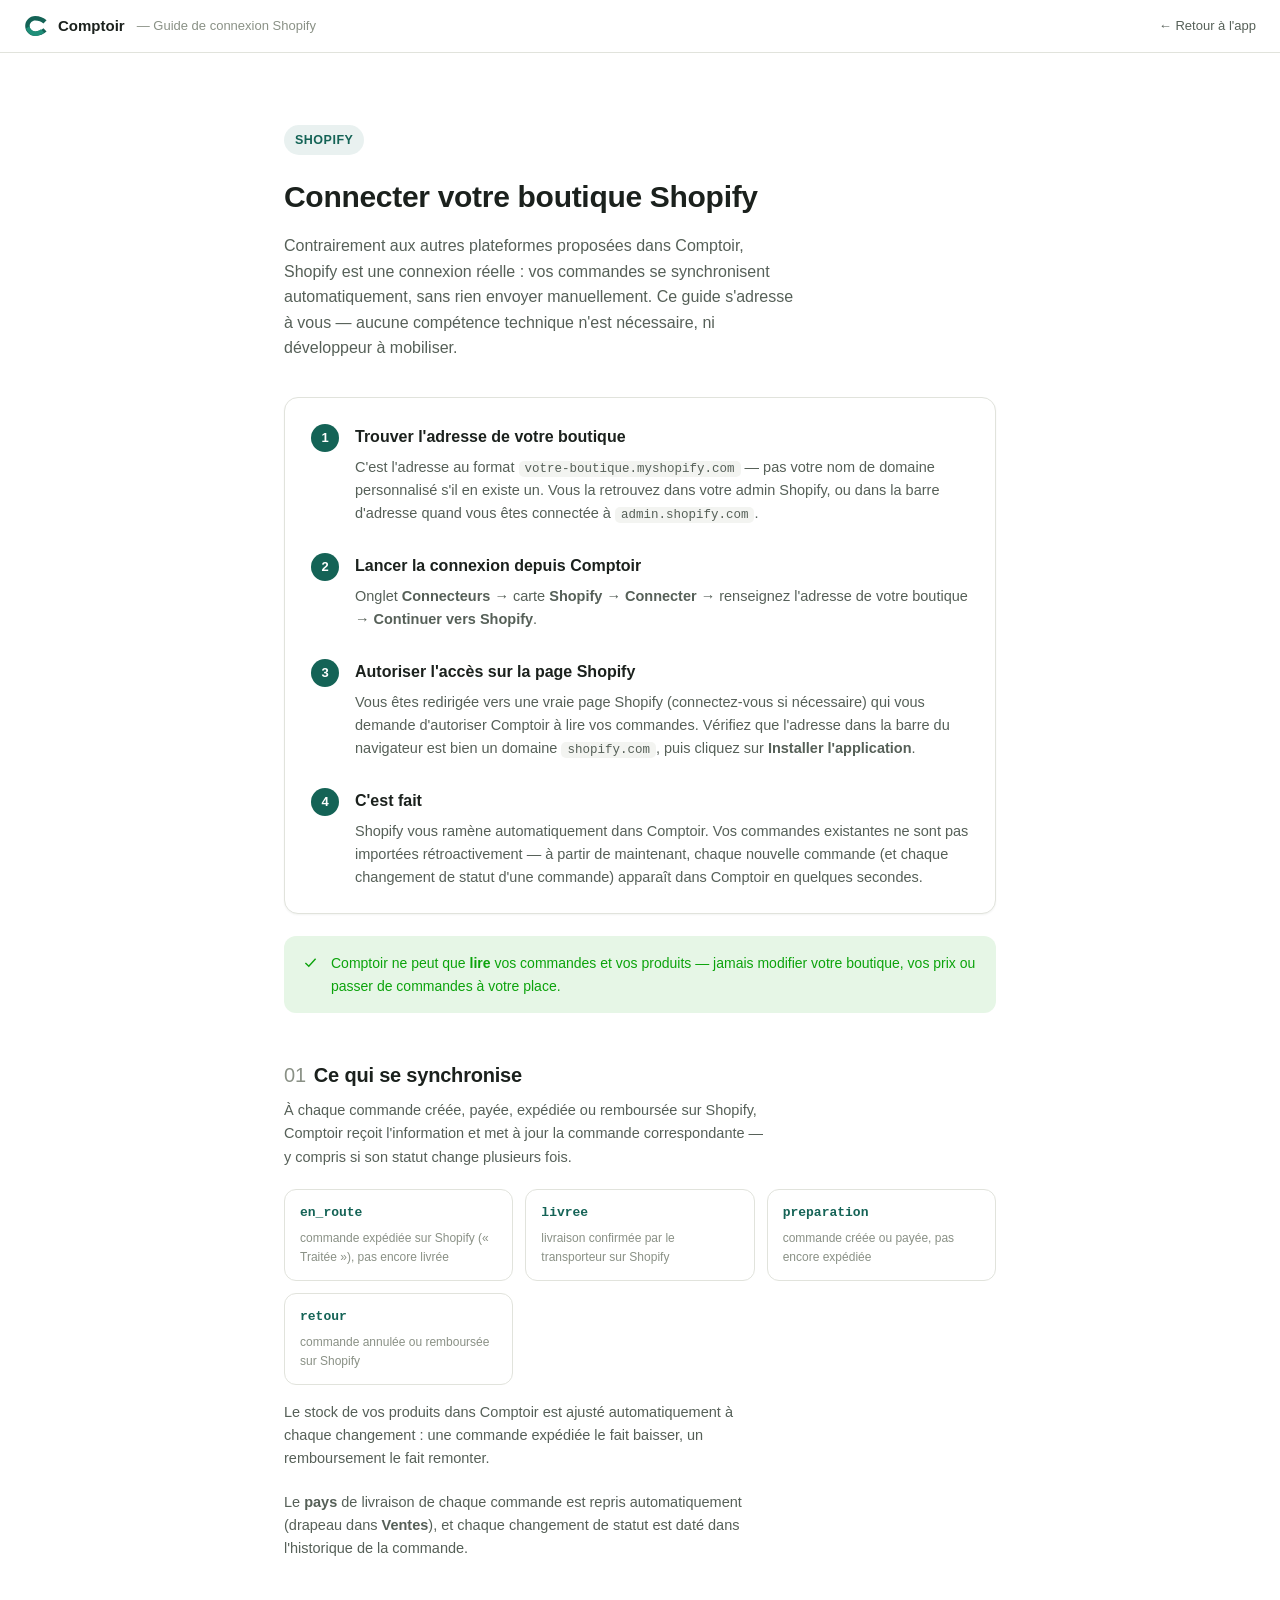
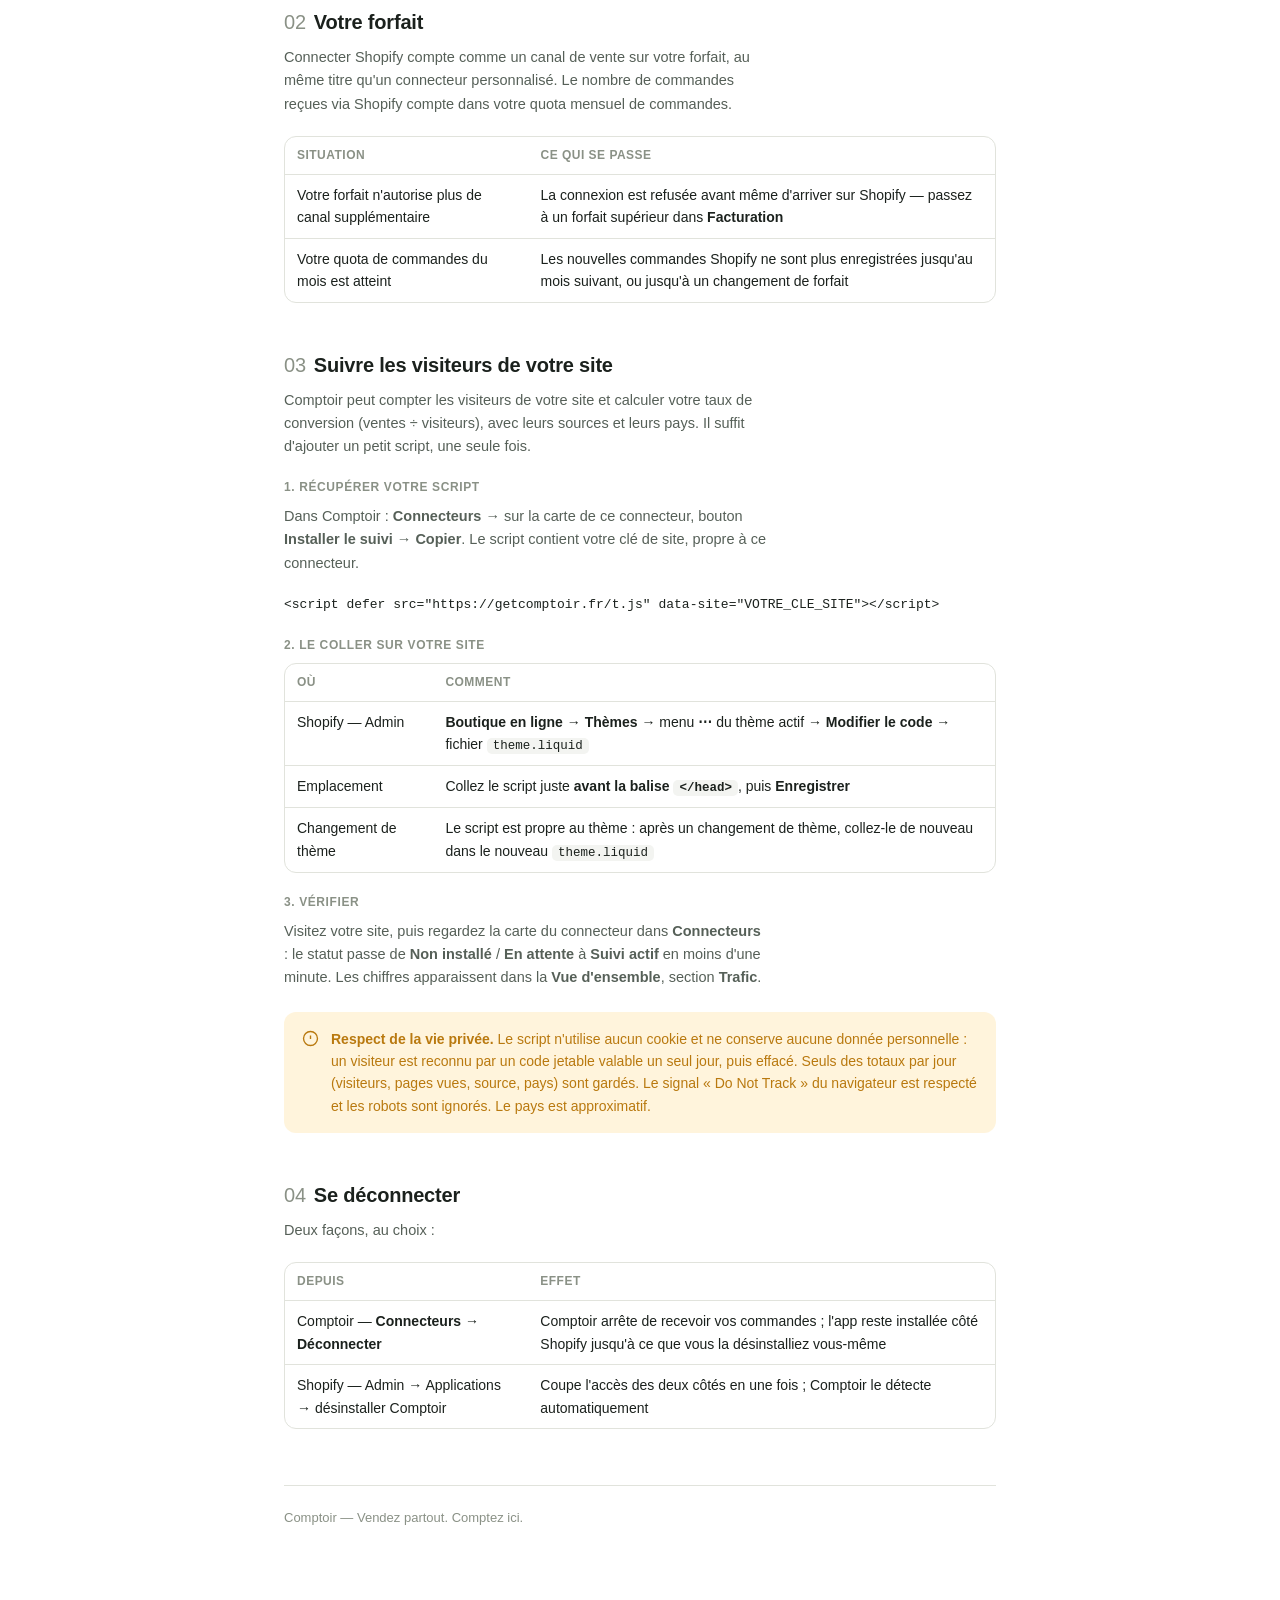
<file: guide-shopify.html>
<!doctype html>
<html lang="fr">
<head>
<meta charset="UTF-8">
<meta name="viewport" content="width=device-width, initial-scale=1">
<title>Guide de connexion — Shopify — Comptoir</title>
<link rel="stylesheet" href="styles.css">
<style>
  body { margin: 0; background: var(--bg); color: var(--ink); font-family: var(--font); line-height: 1.6; }
  .topbar {
    position: sticky; top: 0; z-index: 10; display: flex; align-items: center; gap: 10px;
    padding: 14px 24px; background: var(--surface); border-bottom: 1px solid var(--rule-soft);
  }
  .topbar svg { width: 24px; height: 24px; flex-shrink: 0; }
  .topbar .name { font-weight: 700; font-size: 15px; }
  .topbar .tag { color: var(--ink-faint); font-size: 13px; margin-left: 2px; }
  .topbar .back { margin-left: auto; }

  .wrap { max-width: 760px; margin: 0 auto; padding: 48px 24px 96px; }
  .eyebrow {
    display: inline-flex; align-items: center; gap: 6px; font-size: 12.5px; font-weight: 600;
    letter-spacing: 0.04em; text-transform: uppercase; color: var(--brand); background: var(--brand-soft);
    padding: 5px 11px; border-radius: 100px; margin-bottom: 18px;
  }
  h1 { font-size: 30px; font-weight: 700; margin: 0 0 12px; letter-spacing: -0.01em; }
  .lede { font-size: 16px; color: var(--ink-soft); margin: 0 0 36px; max-width: 58ch; }

  .card { background: var(--surface); border: 1px solid var(--rule-soft); border-radius: 14px; padding: 24px 26px; margin-bottom: 22px; }
  .step { display: flex; gap: 16px; margin-bottom: 26px; }
  .step:last-child { margin-bottom: 0; }
  .step-num {
    flex-shrink: 0; width: 28px; height: 28px; border-radius: 50%; background: var(--brand); color: #fff;
    display: flex; align-items: center; justify-content: center; font-weight: 700; font-size: 13px; margin-top: 2px;
  }
  .step-body h3 { font-size: 16px; margin: 2px 0 6px; }
  .step-body p { margin: 0; color: var(--ink-soft); font-size: 14.5px; }

  h2 { font-size: 20px; margin: 46px 0 8px; letter-spacing: -0.01em; }
  h2 .n { color: var(--ink-faint); font-weight: 500; margin-right: 8px; }
  .section-sub { color: var(--ink-soft); font-size: 14.5px; margin: 0 0 20px; max-width: 60ch; }

  .code-label { font-size: 12px; color: var(--ink-faint); text-transform: uppercase; letter-spacing: 0.05em; margin: 20px 0 8px; font-weight: 600; }
  .code-label:first-child { margin-top: 0; }
  code { background: var(--surface-sunken); padding: 1px 6px; border-radius: 5px; font-size: 12.5px; font-family: var(--font-mono); }

  table { width: 100%; border-collapse: collapse; font-size: 14px; }
  th, td { text-align: left; padding: 9px 12px; border-bottom: 1px solid var(--rule-soft); vertical-align: top; }
  th { font-weight: 600; font-size: 12px; text-transform: uppercase; letter-spacing: 0.04em; color: var(--ink-faint); }
  td code { background: var(--surface-sunken); padding: 1px 6px; border-radius: 5px; font-size: 12.5px; font-family: var(--font-mono); }
  .table-wrap { overflow-x: auto; border: 1px solid var(--rule-soft); border-radius: 12px; background: var(--surface); }
  .table-wrap tr:last-child td { border-bottom: none; }

  .callout {
    display: flex; gap: 12px; background: var(--warning-soft); border: 1px solid transparent; color: var(--warning);
    border-radius: 12px; padding: 15px 17px; margin: 22px 0; font-size: 14px; line-height: 1.6;
  }
  .callout svg { flex-shrink: 0; width: 17px; height: 17px; margin-top: 2px; }
  .callout code { color: inherit; }
  .callout.good { background: var(--good-soft); color: var(--good); }

  .status-grid { display: grid; grid-template-columns: 1fr 1fr 1fr; gap: 12px; }
  .status-card { background: var(--surface); border: 1px solid var(--rule-soft); border-radius: 12px; padding: 13px 15px; }
  .status-card .name { font-family: var(--font-mono); font-weight: 600; font-size: 13px; color: var(--brand); margin-bottom: 5px; }
  .status-card .aliases { font-size: 12px; color: var(--ink-faint); line-height: 1.6; }
  @media (max-width: 640px) { .status-grid { grid-template-columns: 1fr; } }

  footer { margin-top: 56px; padding-top: 22px; border-top: 1px solid var(--rule-soft); color: var(--ink-faint); font-size: 13px; }
</style>
</head>
<body>

<div class="topbar">
  <svg viewBox="50 50 500 470" xmlns="http://www.w3.org/2000/svg" aria-hidden="true">
    <path d="M445 92C386 34 302 0 208 0C93 0 0 93 0 208s93 208 208 208c94 0 178-34 237-92l-65-65c-43 40-102 63-172 63-63 0-114-51-114-114S145 94 208 94c70 0 129 23 172 63z" fill="var(--brand)" transform="translate(75 75)"/>
    <path d="M16 264c31 91 106 152 192 152 71 0 135-27 184-73l-66-65c-31 28-72 44-118 44-44 0-82-24-100-58-17-31-14-56-14-56-21 14-51 37-78 56z" fill="var(--brand-bright)" transform="translate(75 75)"/>
  </svg>
  <span class="name">Comptoir</span>
  <span class="tag">— Guide de connexion Shopify</span>
  <a class="back" href="/" style="color:var(--ink-soft); font-size:13px; text-decoration:none;">← Retour à l'app</a>
</div>

<div class="wrap">
  <span class="eyebrow">Shopify</span>
  <h1>Connecter votre boutique Shopify</h1>
  <p class="lede">Contrairement aux autres plateformes proposées dans Comptoir, Shopify est une connexion réelle : vos commandes se synchronisent automatiquement, sans rien envoyer manuellement. Ce guide s'adresse à vous — aucune compétence technique n'est nécessaire, ni développeur à mobiliser.</p>

  <div class="card">
    <div class="step">
      <div class="step-num">1</div>
      <div class="step-body">
        <h3>Trouver l'adresse de votre boutique</h3>
        <p>C'est l'adresse au format <code>votre-boutique.myshopify.com</code> — pas votre nom de domaine personnalisé s'il en existe un. Vous la retrouvez dans votre admin Shopify, ou dans la barre d'adresse quand vous êtes connectée à <code>admin.shopify.com</code>.</p>
      </div>
    </div>
    <div class="step">
      <div class="step-num">2</div>
      <div class="step-body">
        <h3>Lancer la connexion depuis Comptoir</h3>
        <p>Onglet <b>Connecteurs</b> → carte <b>Shopify</b> → <b>Connecter</b> → renseignez l'adresse de votre boutique → <b>Continuer vers Shopify</b>.</p>
      </div>
    </div>
    <div class="step">
      <div class="step-num">3</div>
      <div class="step-body">
        <h3>Autoriser l'accès sur la page Shopify</h3>
        <p>Vous êtes redirigée vers une vraie page Shopify (connectez-vous si nécessaire) qui vous demande d'autoriser Comptoir à lire vos commandes. Vérifiez que l'adresse dans la barre du navigateur est bien un domaine <code>shopify.com</code>, puis cliquez sur <b>Installer l'application</b>.</p>
      </div>
    </div>
    <div class="step">
      <div class="step-num">4</div>
      <div class="step-body">
        <h3>C'est fait</h3>
        <p>Shopify vous ramène automatiquement dans Comptoir. Vos commandes existantes ne sont pas importées rétroactivement — à partir de maintenant, chaque nouvelle commande (et chaque changement de statut d'une commande) apparaît dans Comptoir en quelques secondes.</p>
      </div>
    </div>
  </div>

  <div class="callout good">
    <svg viewBox="0 0 20 20" fill="none" stroke="currentColor" stroke-width="1.6"><path d="M4 10.5l4 4 8-9"/></svg>
    <div>Comptoir ne peut que <b>lire</b> vos commandes et vos produits — jamais modifier votre boutique, vos prix ou passer de commandes à votre place.</div>
  </div>

  <h2><span class="n">01</span>Ce qui se synchronise</h2>
  <p class="section-sub">À chaque commande créée, payée, expédiée ou remboursée sur Shopify, Comptoir reçoit l'information et met à jour la commande correspondante — y compris si son statut change plusieurs fois.</p>

  <div class="status-grid">
    <div class="status-card">
      <div class="name">en_route</div>
      <div class="aliases">commande expédiée sur Shopify (« Traitée »), pas encore livrée</div>
    </div>
    <div class="status-card">
      <div class="name">livree</div>
      <div class="aliases">livraison confirmée par le transporteur sur Shopify</div>
    </div>
    <div class="status-card">
      <div class="name">preparation</div>
      <div class="aliases">commande créée ou payée, pas encore expédiée</div>
    </div>
    <div class="status-card">
      <div class="name">retour</div>
      <div class="aliases">commande annulée ou remboursée sur Shopify</div>
    </div>
  </div>

  <p class="section-sub" style="margin-top:16px;">Le stock de vos produits dans Comptoir est ajusté automatiquement à chaque changement : une commande expédiée le fait baisser, un remboursement le fait remonter.</p>

  <p class="section-sub">Le <b>pays</b> de livraison de chaque commande est repris automatiquement (drapeau dans <b>Ventes</b>), et chaque changement de statut est daté dans l'historique de la commande.</p>

  <h2><span class="n">02</span>Votre forfait</h2>
  <p class="section-sub">Connecter Shopify compte comme un canal de vente sur votre forfait, au même titre qu'un connecteur personnalisé. Le nombre de commandes reçues via Shopify compte dans votre quota mensuel de commandes.</p>

  <div class="table-wrap">
    <table>
      <thead><tr><th>Situation</th><th>Ce qui se passe</th></tr></thead>
      <tbody>
        <tr><td>Votre forfait n'autorise plus de canal supplémentaire</td><td>La connexion est refusée avant même d'arriver sur Shopify — passez à un forfait supérieur dans <b>Facturation</b></td></tr>
        <tr><td>Votre quota de commandes du mois est atteint</td><td>Les nouvelles commandes Shopify ne sont plus enregistrées jusqu'au mois suivant, ou jusqu'à un changement de forfait</td></tr>
      </tbody>
    </table>
  </div>

  <h2><span class="n">03</span>Suivre les visiteurs de votre site</h2>
  <p class="section-sub">Comptoir peut compter les visiteurs de votre site et calculer votre taux de conversion (ventes ÷ visiteurs), avec leurs sources et leurs pays. Il suffit d'ajouter un petit script, une seule fois.</p>

  <div class="code-label">1. Récupérer votre script</div>
  <p class="section-sub">Dans Comptoir : <b>Connecteurs</b> → sur la carte de ce connecteur, bouton <b>Installer le suivi</b> → <b>Copier</b>. Le script contient votre clé de site, propre à ce connecteur.</p>
  <pre>&lt;script defer src="https://getcomptoir.fr/t.js" data-site="VOTRE_CLE_SITE"&gt;&lt;/script&gt;</pre>

  <div class="code-label">2. Le coller sur votre site</div>
  <div class="table-wrap">
    <table>
      <thead><tr><th>Où</th><th>Comment</th></tr></thead>
      <tbody>
        <tr><td>Shopify — Admin</td><td><b>Boutique en ligne</b> → <b>Thèmes</b> → menu <b>⋯</b> du thème actif → <b>Modifier le code</b> → fichier <code>theme.liquid</code></td></tr>
        <tr><td>Emplacement</td><td>Collez le script juste <b>avant la balise <code>&lt;/head&gt;</code></b>, puis <b>Enregistrer</b></td></tr>
        <tr><td>Changement de thème</td><td>Le script est propre au thème : après un changement de thème, collez-le de nouveau dans le nouveau <code>theme.liquid</code></td></tr>
      </tbody>
    </table>
  </div>

  <div class="code-label">3. Vérifier</div>
  <p class="section-sub">Visitez votre site, puis regardez la carte du connecteur dans <b>Connecteurs</b> : le statut passe de <b>Non installé</b> / <b>En attente</b> à <b>Suivi actif</b> en moins d'une minute. Les chiffres apparaissent dans la <b>Vue d'ensemble</b>, section <b>Trafic</b>.</p>

  <div class="callout">
    <svg viewBox="0 0 20 20" fill="none" stroke="currentColor" stroke-width="1.6"><circle cx="10" cy="10" r="8.2"/><path d="M10 6.5v4M10 13.2v.1"/></svg>
    <div><b>Respect de la vie privée.</b> Le script n'utilise aucun cookie et ne conserve aucune donnée personnelle : un visiteur est reconnu par un code jetable valable un seul jour, puis effacé. Seuls des totaux par jour (visiteurs, pages vues, source, pays) sont gardés. Le signal « Do Not Track » du navigateur est respecté et les robots sont ignorés. Le pays est approximatif.</div>
  </div>

  <h2><span class="n">04</span>Se déconnecter</h2>
  <p class="section-sub">Deux façons, au choix :</p>
  <div class="table-wrap">
    <table>
      <thead><tr><th>Depuis</th><th>Effet</th></tr></thead>
      <tbody>
        <tr><td>Comptoir — <b>Connecteurs</b> → <b>Déconnecter</b></td><td>Comptoir arrête de recevoir vos commandes ; l'app reste installée côté Shopify jusqu'à ce que vous la désinstalliez vous-même</td></tr>
        <tr><td>Shopify — Admin → Applications → désinstaller Comptoir</td><td>Coupe l'accès des deux côtés en une fois ; Comptoir le détecte automatiquement</td></tr>
      </tbody>
    </table>
  </div>

  <footer>Comptoir — Vendez partout. Comptez ici.</footer>
</div>

</body>
</html>
</file>
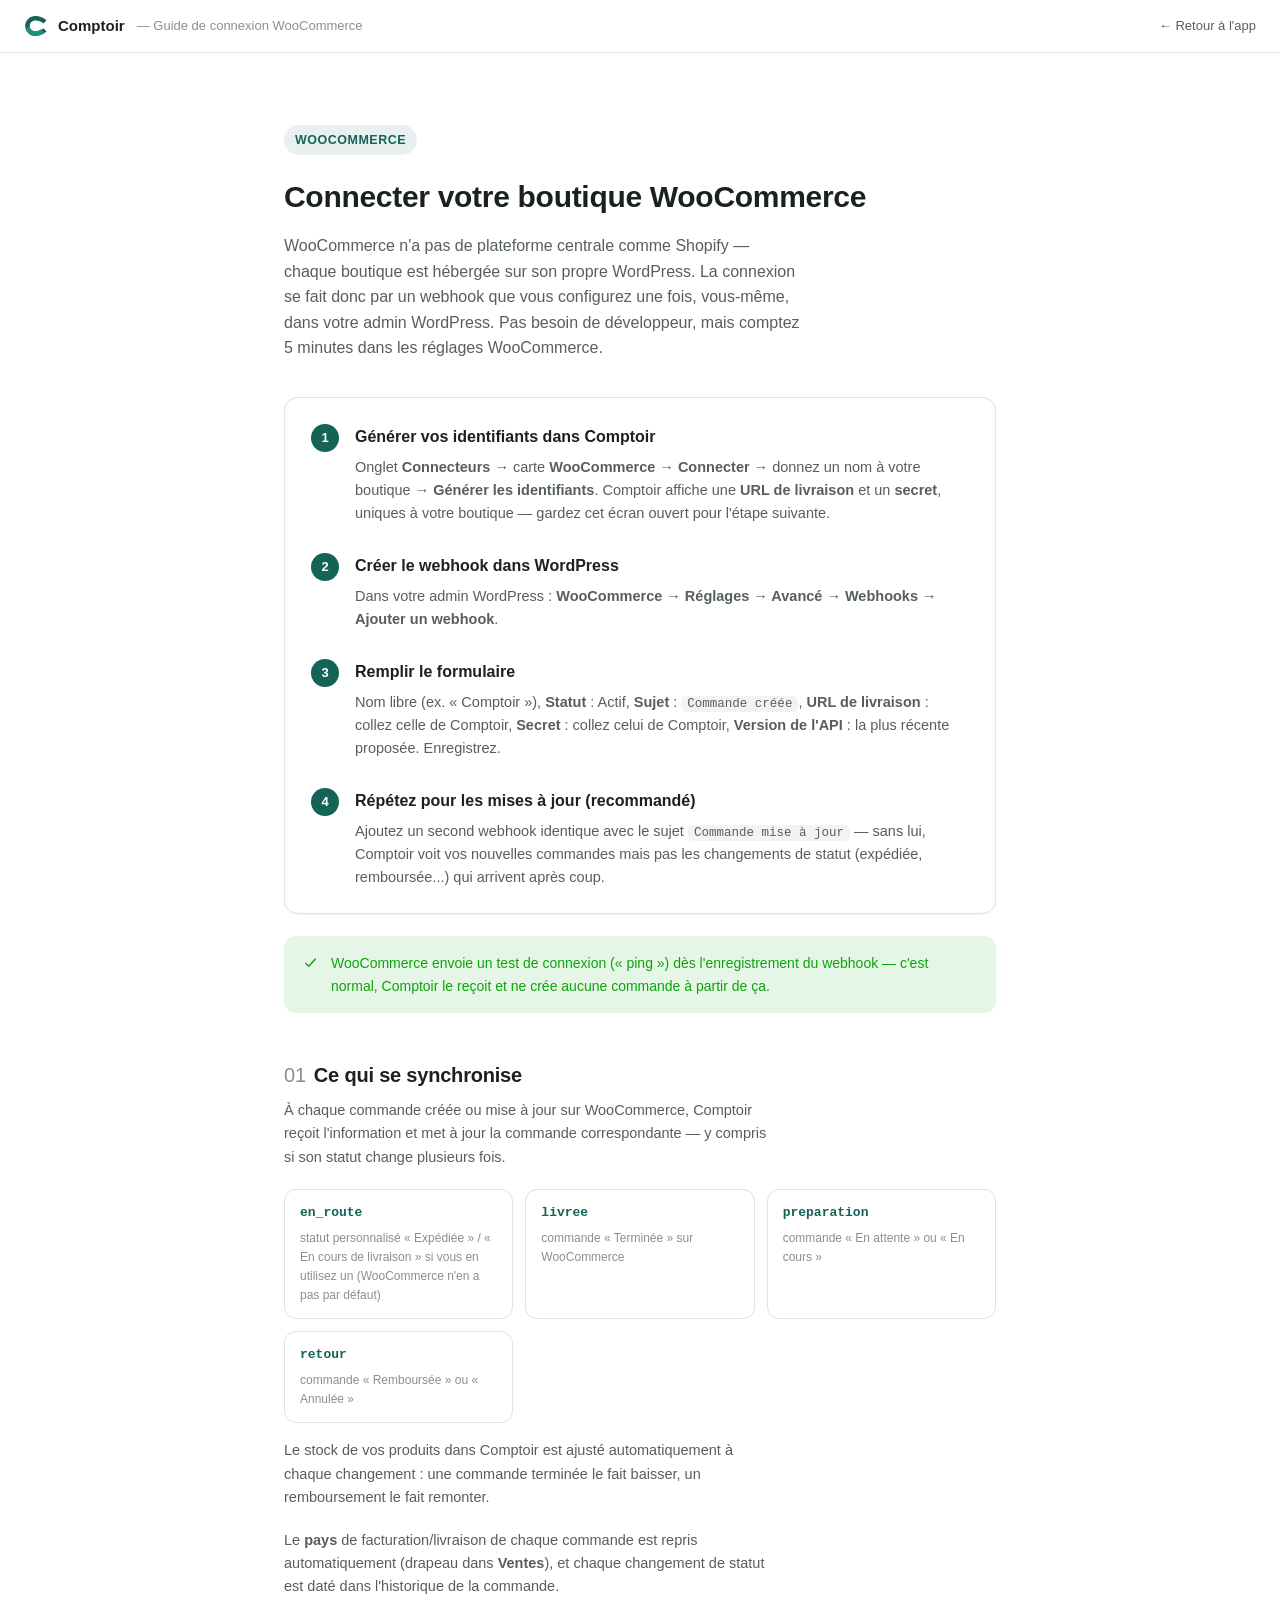
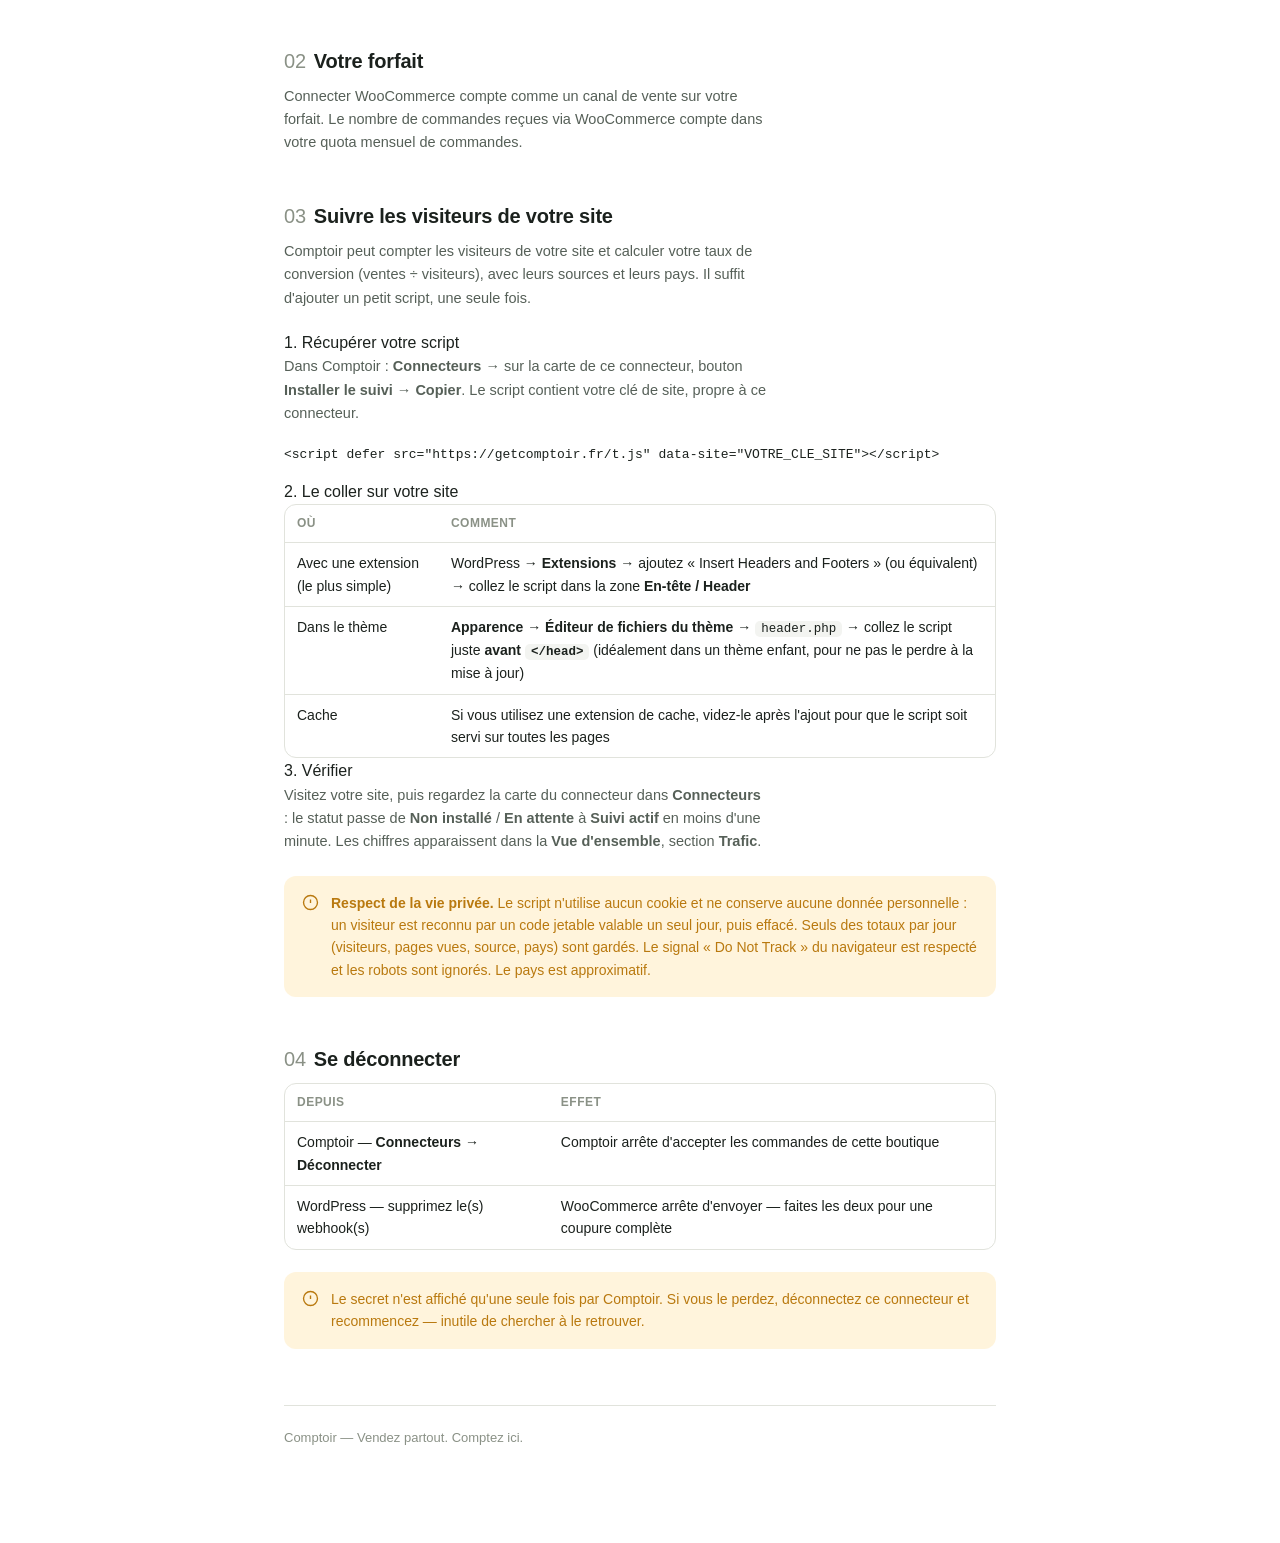
<file: guide-woocommerce.html>
<!doctype html>
<html lang="fr">
<head>
<meta charset="UTF-8">
<meta name="viewport" content="width=device-width, initial-scale=1">
<title>Guide de connexion — WooCommerce — Comptoir</title>
<link rel="stylesheet" href="styles.css">
<style>
  body { margin: 0; background: var(--bg); color: var(--ink); font-family: var(--font); line-height: 1.6; }
  .topbar {
    position: sticky; top: 0; z-index: 10; display: flex; align-items: center; gap: 10px;
    padding: 14px 24px; background: var(--surface); border-bottom: 1px solid var(--rule-soft);
  }
  .topbar svg { width: 24px; height: 24px; flex-shrink: 0; }
  .topbar .name { font-weight: 700; font-size: 15px; }
  .topbar .tag { color: var(--ink-faint); font-size: 13px; margin-left: 2px; }
  .topbar .back { margin-left: auto; }

  .wrap { max-width: 760px; margin: 0 auto; padding: 48px 24px 96px; }
  .eyebrow {
    display: inline-flex; align-items: center; gap: 6px; font-size: 12.5px; font-weight: 600;
    letter-spacing: 0.04em; text-transform: uppercase; color: var(--brand); background: var(--brand-soft);
    padding: 5px 11px; border-radius: 100px; margin-bottom: 18px;
  }
  h1 { font-size: 30px; font-weight: 700; margin: 0 0 12px; letter-spacing: -0.01em; }
  .lede { font-size: 16px; color: var(--ink-soft); margin: 0 0 36px; max-width: 58ch; }

  .card { background: var(--surface); border: 1px solid var(--rule-soft); border-radius: 14px; padding: 24px 26px; margin-bottom: 22px; }
  .step { display: flex; gap: 16px; margin-bottom: 26px; }
  .step:last-child { margin-bottom: 0; }
  .step-num {
    flex-shrink: 0; width: 28px; height: 28px; border-radius: 50%; background: var(--brand); color: #fff;
    display: flex; align-items: center; justify-content: center; font-weight: 700; font-size: 13px; margin-top: 2px;
  }
  .step-body h3 { font-size: 16px; margin: 2px 0 6px; }
  .step-body p { margin: 0; color: var(--ink-soft); font-size: 14.5px; }

  h2 { font-size: 20px; margin: 46px 0 8px; letter-spacing: -0.01em; }
  h2 .n { color: var(--ink-faint); font-weight: 500; margin-right: 8px; }
  .section-sub { color: var(--ink-soft); font-size: 14.5px; margin: 0 0 20px; max-width: 60ch; }

  code { background: var(--surface-sunken); padding: 1px 6px; border-radius: 5px; font-size: 12.5px; font-family: var(--font-mono); }

  table { width: 100%; border-collapse: collapse; font-size: 14px; }
  th, td { text-align: left; padding: 9px 12px; border-bottom: 1px solid var(--rule-soft); vertical-align: top; }
  th { font-weight: 600; font-size: 12px; text-transform: uppercase; letter-spacing: 0.04em; color: var(--ink-faint); }
  td code { background: var(--surface-sunken); padding: 1px 6px; border-radius: 5px; font-size: 12.5px; font-family: var(--font-mono); }
  .table-wrap { overflow-x: auto; border: 1px solid var(--rule-soft); border-radius: 12px; background: var(--surface); }
  .table-wrap tr:last-child td { border-bottom: none; }

  .callout {
    display: flex; gap: 12px; background: var(--warning-soft); border: 1px solid transparent; color: var(--warning);
    border-radius: 12px; padding: 15px 17px; margin: 22px 0; font-size: 14px; line-height: 1.6;
  }
  .callout svg { flex-shrink: 0; width: 17px; height: 17px; margin-top: 2px; }
  .callout code { color: inherit; }
  .callout.good { background: var(--good-soft); color: var(--good); }

  .status-grid { display: grid; grid-template-columns: 1fr 1fr 1fr; gap: 12px; }
  .status-card { background: var(--surface); border: 1px solid var(--rule-soft); border-radius: 12px; padding: 13px 15px; }
  .status-card .name { font-family: var(--font-mono); font-weight: 600; font-size: 13px; color: var(--brand); margin-bottom: 5px; }
  .status-card .aliases { font-size: 12px; color: var(--ink-faint); line-height: 1.6; }
  @media (max-width: 640px) { .status-grid { grid-template-columns: 1fr; } }

  footer { margin-top: 56px; padding-top: 22px; border-top: 1px solid var(--rule-soft); color: var(--ink-faint); font-size: 13px; }
</style>
</head>
<body>

<div class="topbar">
  <svg viewBox="50 50 500 470" xmlns="http://www.w3.org/2000/svg" aria-hidden="true">
    <path d="M445 92C386 34 302 0 208 0C93 0 0 93 0 208s93 208 208 208c94 0 178-34 237-92l-65-65c-43 40-102 63-172 63-63 0-114-51-114-114S145 94 208 94c70 0 129 23 172 63z" fill="var(--brand)" transform="translate(75 75)"/>
    <path d="M16 264c31 91 106 152 192 152 71 0 135-27 184-73l-66-65c-31 28-72 44-118 44-44 0-82-24-100-58-17-31-14-56-14-56-21 14-51 37-78 56z" fill="var(--brand-bright)" transform="translate(75 75)"/>
  </svg>
  <span class="name">Comptoir</span>
  <span class="tag">— Guide de connexion WooCommerce</span>
  <a class="back" href="/" style="color:var(--ink-soft); font-size:13px; text-decoration:none;">← Retour à l'app</a>
</div>

<div class="wrap">
  <span class="eyebrow">WooCommerce</span>
  <h1>Connecter votre boutique WooCommerce</h1>
  <p class="lede">WooCommerce n'a pas de plateforme centrale comme Shopify — chaque boutique est hébergée sur son propre WordPress. La connexion se fait donc par un webhook que vous configurez une fois, vous-même, dans votre admin WordPress. Pas besoin de développeur, mais comptez 5 minutes dans les réglages WooCommerce.</p>

  <div class="card">
    <div class="step">
      <div class="step-num">1</div>
      <div class="step-body">
        <h3>Générer vos identifiants dans Comptoir</h3>
        <p>Onglet <b>Connecteurs</b> → carte <b>WooCommerce</b> → <b>Connecter</b> → donnez un nom à votre boutique → <b>Générer les identifiants</b>. Comptoir affiche une <b>URL de livraison</b> et un <b>secret</b>, uniques à votre boutique — gardez cet écran ouvert pour l'étape suivante.</p>
      </div>
    </div>
    <div class="step">
      <div class="step-num">2</div>
      <div class="step-body">
        <h3>Créer le webhook dans WordPress</h3>
        <p>Dans votre admin WordPress : <b>WooCommerce → Réglages → Avancé → Webhooks → Ajouter un webhook</b>.</p>
      </div>
    </div>
    <div class="step">
      <div class="step-num">3</div>
      <div class="step-body">
        <h3>Remplir le formulaire</h3>
        <p>Nom libre (ex. « Comptoir »), <b>Statut</b> : Actif, <b>Sujet</b> : <code>Commande créée</code>, <b>URL de livraison</b> : collez celle de Comptoir, <b>Secret</b> : collez celui de Comptoir, <b>Version de l'API</b> : la plus récente proposée. Enregistrez.</p>
      </div>
    </div>
    <div class="step">
      <div class="step-num">4</div>
      <div class="step-body">
        <h3>Répétez pour les mises à jour (recommandé)</h3>
        <p>Ajoutez un second webhook identique avec le sujet <code>Commande mise à jour</code> — sans lui, Comptoir voit vos nouvelles commandes mais pas les changements de statut (expédiée, remboursée...) qui arrivent après coup.</p>
      </div>
    </div>
  </div>

  <div class="callout good">
    <svg viewBox="0 0 20 20" fill="none" stroke="currentColor" stroke-width="1.6"><path d="M4 10.5l4 4 8-9"/></svg>
    <div>WooCommerce envoie un test de connexion (« ping ») dès l'enregistrement du webhook — c'est normal, Comptoir le reçoit et ne crée aucune commande à partir de ça.</div>
  </div>

  <h2><span class="n">01</span>Ce qui se synchronise</h2>
  <p class="section-sub">À chaque commande créée ou mise à jour sur WooCommerce, Comptoir reçoit l'information et met à jour la commande correspondante — y compris si son statut change plusieurs fois.</p>

  <div class="status-grid">
    <div class="status-card">
      <div class="name">en_route</div>
      <div class="aliases">statut personnalisé « Expédiée » / « En cours de livraison » si vous en utilisez un (WooCommerce n'en a pas par défaut)</div>
    </div>
    <div class="status-card">
      <div class="name">livree</div>
      <div class="aliases">commande « Terminée » sur WooCommerce</div>
    </div>
    <div class="status-card">
      <div class="name">preparation</div>
      <div class="aliases">commande « En attente » ou « En cours »</div>
    </div>
    <div class="status-card">
      <div class="name">retour</div>
      <div class="aliases">commande « Remboursée » ou « Annulée »</div>
    </div>
  </div>

  <p class="section-sub" style="margin-top:16px;">Le stock de vos produits dans Comptoir est ajusté automatiquement à chaque changement : une commande terminée le fait baisser, un remboursement le fait remonter.</p>

  <p class="section-sub">Le <b>pays</b> de facturation/livraison de chaque commande est repris automatiquement (drapeau dans <b>Ventes</b>), et chaque changement de statut est daté dans l'historique de la commande.</p>

  <h2><span class="n">02</span>Votre forfait</h2>
  <p class="section-sub">Connecter WooCommerce compte comme un canal de vente sur votre forfait. Le nombre de commandes reçues via WooCommerce compte dans votre quota mensuel de commandes.</p>

  <h2><span class="n">03</span>Suivre les visiteurs de votre site</h2>
  <p class="section-sub">Comptoir peut compter les visiteurs de votre site et calculer votre taux de conversion (ventes ÷ visiteurs), avec leurs sources et leurs pays. Il suffit d'ajouter un petit script, une seule fois.</p>

  <div class="code-label">1. Récupérer votre script</div>
  <p class="section-sub">Dans Comptoir : <b>Connecteurs</b> → sur la carte de ce connecteur, bouton <b>Installer le suivi</b> → <b>Copier</b>. Le script contient votre clé de site, propre à ce connecteur.</p>
  <pre>&lt;script defer src="https://getcomptoir.fr/t.js" data-site="VOTRE_CLE_SITE"&gt;&lt;/script&gt;</pre>

  <div class="code-label">2. Le coller sur votre site</div>
  <div class="table-wrap">
    <table>
      <thead><tr><th>Où</th><th>Comment</th></tr></thead>
      <tbody>
        <tr><td>Avec une extension (le plus simple)</td><td>WordPress → <b>Extensions</b> → ajoutez « Insert Headers and Footers » (ou équivalent) → collez le script dans la zone <b>En-tête / Header</b></td></tr>
        <tr><td>Dans le thème</td><td><b>Apparence</b> → <b>Éditeur de fichiers du thème</b> → <code>header.php</code> → collez le script juste <b>avant <code>&lt;/head&gt;</code></b> (idéalement dans un thème enfant, pour ne pas le perdre à la mise à jour)</td></tr>
        <tr><td>Cache</td><td>Si vous utilisez une extension de cache, videz-le après l'ajout pour que le script soit servi sur toutes les pages</td></tr>
      </tbody>
    </table>
  </div>

  <div class="code-label">3. Vérifier</div>
  <p class="section-sub">Visitez votre site, puis regardez la carte du connecteur dans <b>Connecteurs</b> : le statut passe de <b>Non installé</b> / <b>En attente</b> à <b>Suivi actif</b> en moins d'une minute. Les chiffres apparaissent dans la <b>Vue d'ensemble</b>, section <b>Trafic</b>.</p>

  <div class="callout">
    <svg viewBox="0 0 20 20" fill="none" stroke="currentColor" stroke-width="1.6"><circle cx="10" cy="10" r="8.2"/><path d="M10 6.5v4M10 13.2v.1"/></svg>
    <div><b>Respect de la vie privée.</b> Le script n'utilise aucun cookie et ne conserve aucune donnée personnelle : un visiteur est reconnu par un code jetable valable un seul jour, puis effacé. Seuls des totaux par jour (visiteurs, pages vues, source, pays) sont gardés. Le signal « Do Not Track » du navigateur est respecté et les robots sont ignorés. Le pays est approximatif.</div>
  </div>

  <h2><span class="n">04</span>Se déconnecter</h2>
  <div class="table-wrap">
    <table>
      <thead><tr><th>Depuis</th><th>Effet</th></tr></thead>
      <tbody>
        <tr><td>Comptoir — <b>Connecteurs</b> → <b>Déconnecter</b></td><td>Comptoir arrête d'accepter les commandes de cette boutique</td></tr>
        <tr><td>WordPress — supprimez le(s) webhook(s)</td><td>WooCommerce arrête d'envoyer — faites les deux pour une coupure complète</td></tr>
      </tbody>
    </table>
  </div>

  <div class="callout">
    <svg viewBox="0 0 20 20" fill="none" stroke="currentColor" stroke-width="1.6"><circle cx="10" cy="10" r="8.2"/><path d="M10 6.5v4M10 13.2v.1"/></svg>
    <div>Le secret n'est affiché qu'une seule fois par Comptoir. Si vous le perdez, déconnectez ce connecteur et recommencez — inutile de chercher à le retrouver.</div>
  </div>

  <footer>Comptoir — Vendez partout. Comptez ici.</footer>
</div>

</body>
</html>
</file>
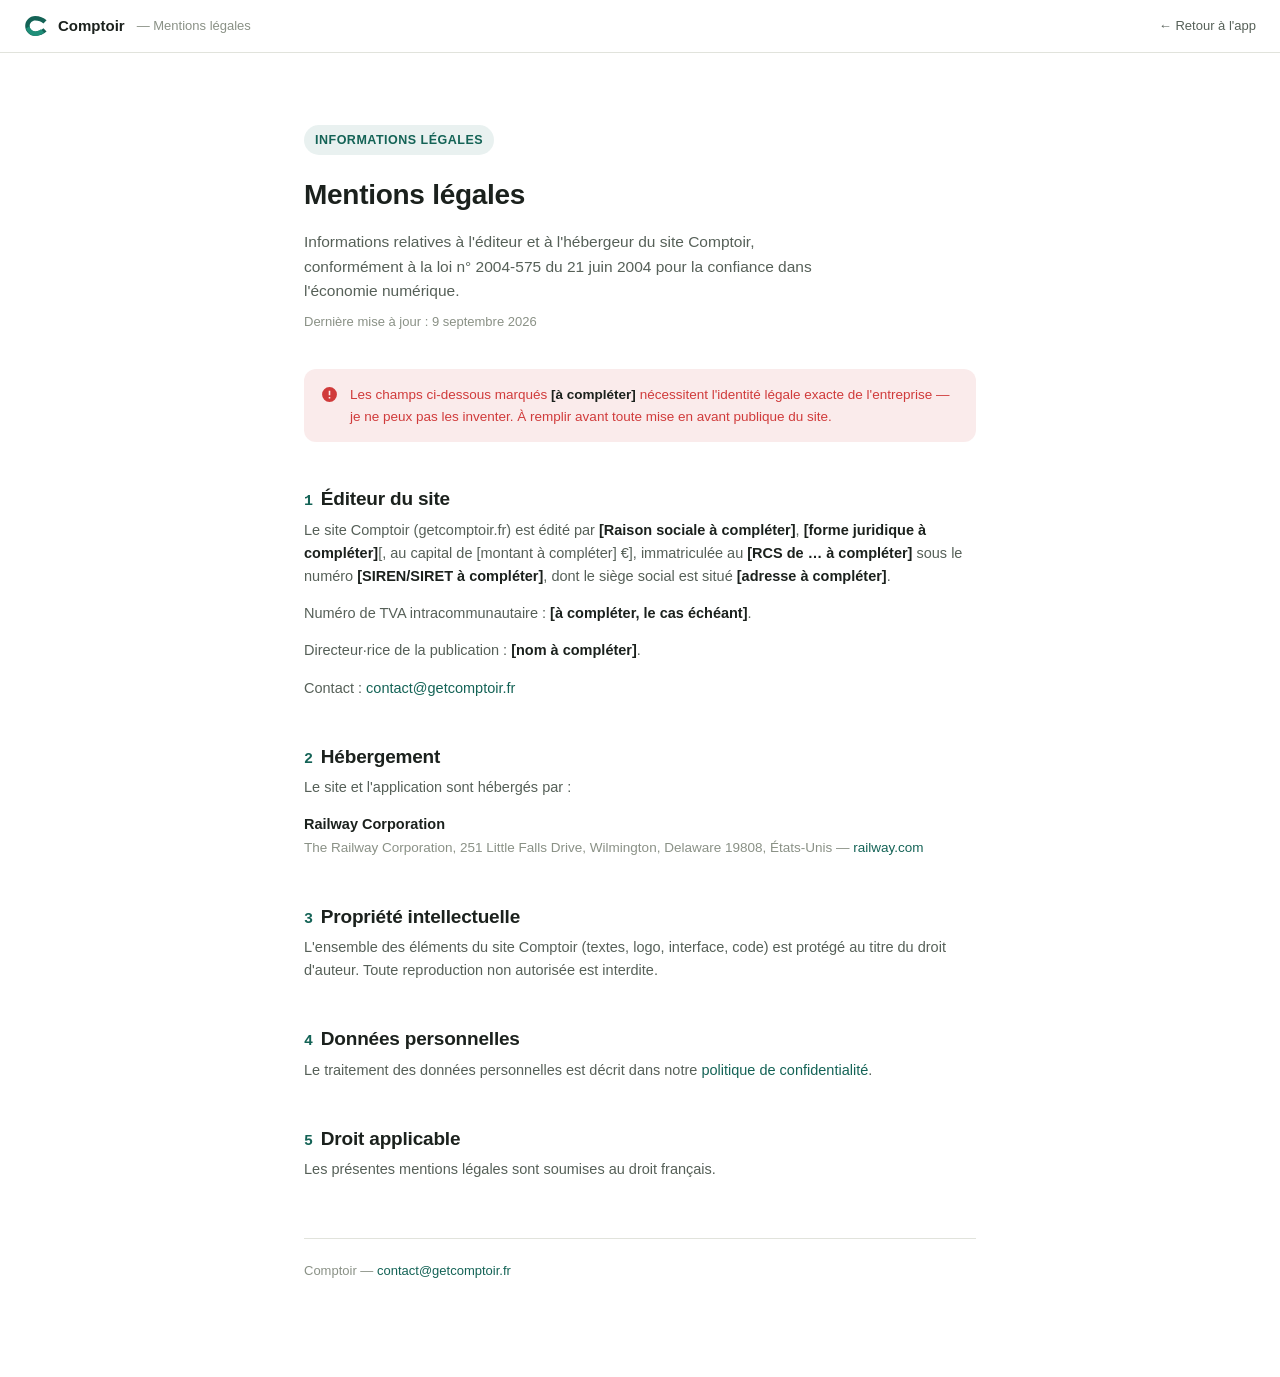
<file: mentions-legales.html>
<!doctype html>
<html lang="fr">
<head>
<meta charset="UTF-8">
<meta name="viewport" content="width=device-width, initial-scale=1">
<title>Mentions légales — Comptoir</title>
<link rel="stylesheet" href="styles.css">
<style>
  body { margin: 0; background: var(--bg); color: var(--ink); font-family: var(--font); line-height: 1.6; }
  .topbar {
    position: sticky; top: 0; z-index: 10; display: flex; align-items: center; gap: 10px;
    padding: 14px 24px; background: var(--surface); border-bottom: 1px solid var(--rule-soft);
  }
  .topbar svg { width: 24px; height: 24px; flex-shrink: 0; }
  .topbar .name { font-weight: 700; font-size: 15px; }
  .topbar .tag { color: var(--ink-faint); font-size: 13px; margin-left: 2px; }
  .topbar .back { margin-left: auto; }

  .wrap { max-width: 720px; margin: 0 auto; padding: 48px 24px 96px; }
  .eyebrow {
    display: inline-flex; align-items: center; gap: 6px; font-size: 12.5px; font-weight: 600;
    letter-spacing: 0.04em; text-transform: uppercase; color: var(--brand); background: var(--brand-soft);
    padding: 5px 11px; border-radius: 100px; margin-bottom: 18px;
  }
  h1 { font-size: 28px; font-weight: 700; margin: 0 0 12px; letter-spacing: -0.01em; }
  .lede { font-size: 15.5px; color: var(--ink-soft); margin: 0 0 8px; max-width: 62ch; }
  .updated { font-size: 13px; color: var(--ink-faint); margin: 0 0 36px; }

  h2 { font-size: 19px; margin: 42px 0 4px; letter-spacing: -0.01em; }
  h2 .n { color: var(--brand); font-weight: 600; margin-right: 8px; font-family: var(--font-mono); font-size: 15px; }
  p { color: var(--ink-soft); font-size: 14.5px; margin: 0 0 14px; }
  ul { margin: 0 0 14px; padding-left: 20px; color: var(--ink-soft); font-size: 14.5px; }
  li { margin-bottom: 6px; }
  strong { color: var(--ink); }
  a { color: var(--brand); }

  .callout {
    display: flex; gap: 12px; background: var(--critical-soft); color: var(--critical);
    border-radius: 12px; padding: 15px 17px; margin: 22px 0; font-size: 13.5px; line-height: 1.6;
  }
  .callout svg { flex-shrink: 0; width: 17px; height: 17px; margin-top: 2px; }

  footer { margin-top: 56px; padding-top: 22px; border-top: 1px solid var(--rule-soft); color: var(--ink-faint); font-size: 13px; }
</style>
</head>
<body>

<div class="topbar">
  <svg viewBox="50 50 500 470" xmlns="http://www.w3.org/2000/svg" aria-hidden="true">
    <path d="M445 92C386 34 302 0 208 0C93 0 0 93 0 208s93 208 208 208c94 0 178-34 237-92l-65-65c-43 40-102 63-172 63-63 0-114-51-114-114S145 94 208 94c70 0 129 23 172 63z" fill="var(--brand)" transform="translate(75 75)"/>
    <path d="M16 264c31 91 106 152 192 152 71 0 135-27 184-73l-66-65c-31 28-72 44-118 44-44 0-82-24-100-58-17-31-14-56-14-56-21 14-51 37-78 56z" fill="var(--brand-bright)" transform="translate(75 75)"/>
  </svg>
  <span class="name">Comptoir</span>
  <span class="tag">— Mentions légales</span>
  <a class="back" href="/" style="color:var(--ink-soft); font-size:13px; text-decoration:none;">← Retour à l'app</a>
</div>

<div class="wrap">
  <span class="eyebrow">Informations légales</span>
  <h1>Mentions légales</h1>
  <p class="lede">Informations relatives à l'éditeur et à l'hébergeur du site Comptoir, conformément à la loi n° 2004-575 du 21 juin 2004 pour la confiance dans l'économie numérique.</p>
  <p class="updated">Dernière mise à jour : 9 septembre 2026</p>

  <div class="callout">
    <svg viewBox="0 0 16 16" fill="currentColor"><path d="M8 1a7 7 0 1 0 0 14A7 7 0 0 0 8 1zm.75 3.5v4.25h-1.5V4.5h1.5zm0 5.75v1.5h-1.5v-1.5h1.5z"/></svg>
    <div>Les champs ci-dessous marqués <strong>[à compléter]</strong> nécessitent l'identité légale exacte de l'entreprise — je ne peux pas les inventer. À remplir avant toute mise en avant publique du site.</div>
  </div>

  <h2><span class="n">1</span>Éditeur du site</h2>
  <p>
    Le site Comptoir (getcomptoir.fr) est édité par <strong>[Raison sociale à compléter]</strong>, <strong>[forme juridique à compléter]</strong>[, au capital de [montant à compléter] €], immatriculée au <strong>[RCS de … à compléter]</strong> sous le numéro <strong>[SIREN/SIRET à compléter]</strong>, dont le siège social est situé <strong>[adresse à compléter]</strong>.
  </p>
  <p>Numéro de TVA intracommunautaire : <strong>[à compléter, le cas échéant]</strong>.</p>
  <p>Directeur·rice de la publication : <strong>[nom à compléter]</strong>.</p>
  <p>Contact : <a href="mailto:contact@getcomptoir.fr">contact@getcomptoir.fr</a></p>

  <h2><span class="n">2</span>Hébergement</h2>
  <p>Le site et l'application sont hébergés par :</p>
  <p><strong>Railway Corporation</strong><br>
  <span style="color:var(--ink-faint); font-size:13.5px;">The Railway Corporation, 251 Little Falls Drive, Wilmington, Delaware 19808, États-Unis — <a href="https://railway.com" target="_blank" rel="noopener">railway.com</a></span></p>

  <h2><span class="n">3</span>Propriété intellectuelle</h2>
  <p>L'ensemble des éléments du site Comptoir (textes, logo, interface, code) est protégé au titre du droit d'auteur. Toute reproduction non autorisée est interdite.</p>

  <h2><span class="n">4</span>Données personnelles</h2>
  <p>Le traitement des données personnelles est décrit dans notre <a href="/politique-confidentialite.html">politique de confidentialité</a>.</p>

  <h2><span class="n">5</span>Droit applicable</h2>
  <p>Les présentes mentions légales sont soumises au droit français.</p>

  <footer>
    Comptoir — <a href="mailto:contact@getcomptoir.fr">contact@getcomptoir.fr</a>
  </footer>
</div>
</body>
</html>
</file>
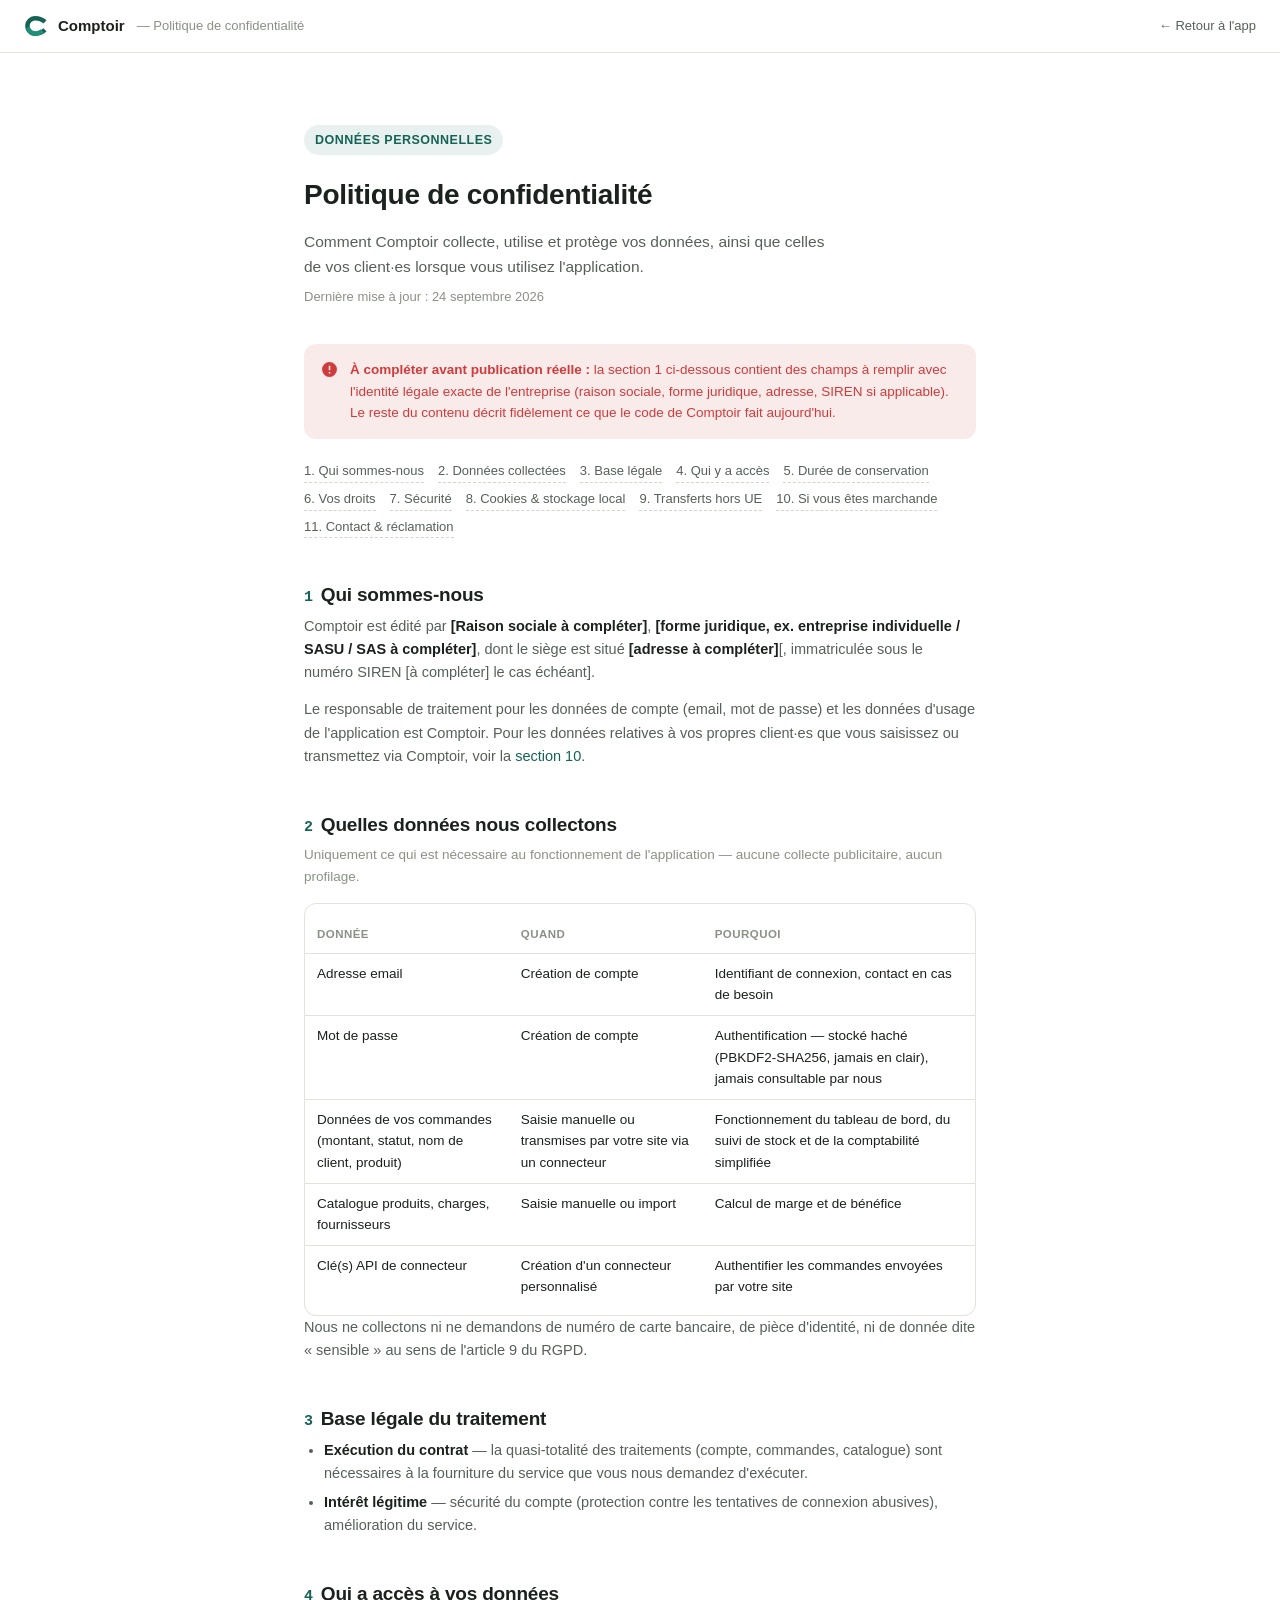
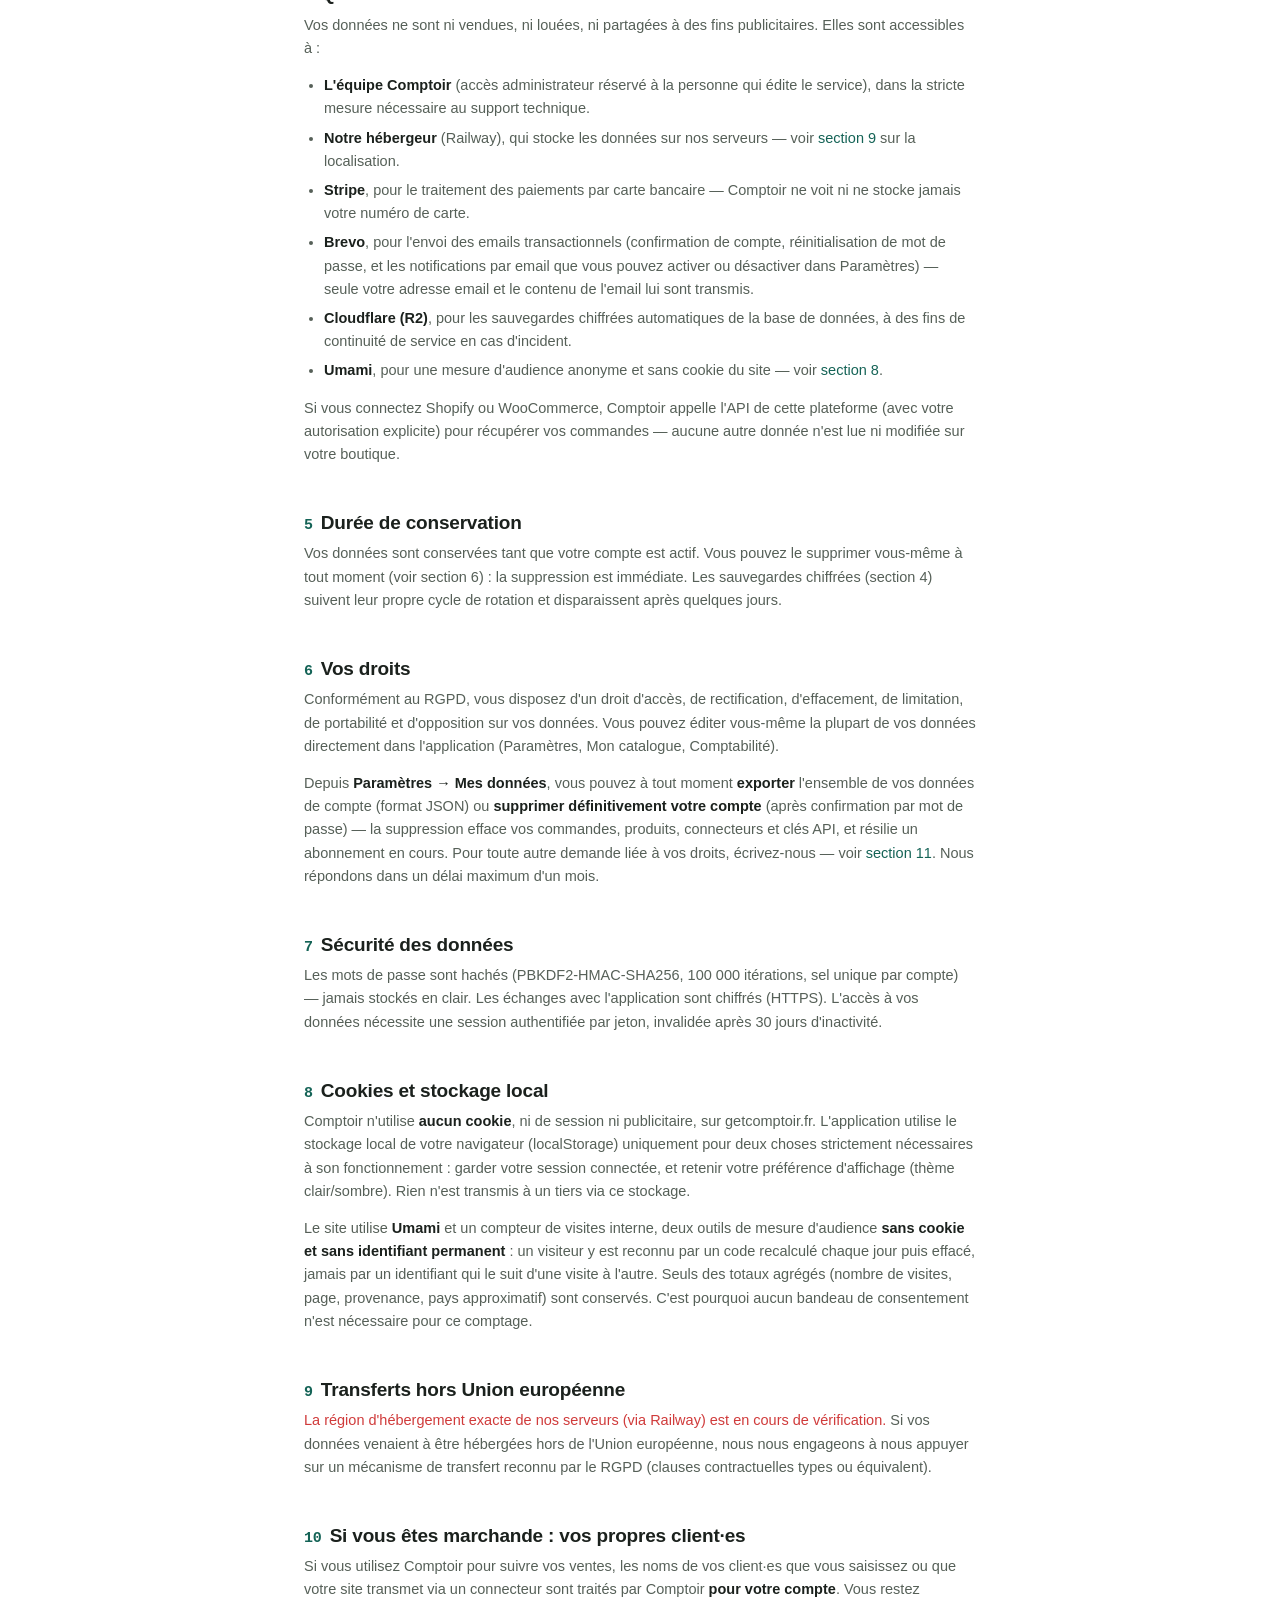
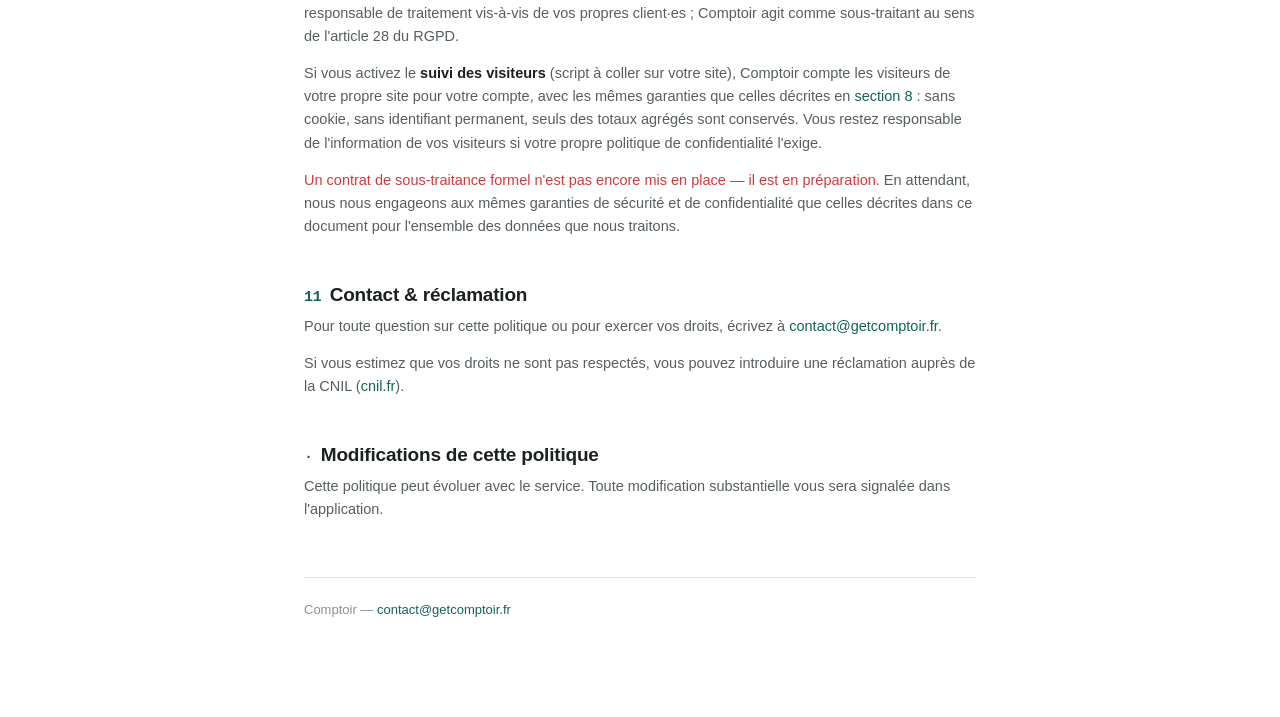
<file: politique-confidentialite.html>
<!doctype html>
<html lang="fr">
<head>
<meta charset="UTF-8">
<meta name="viewport" content="width=device-width, initial-scale=1">
<title>Politique de confidentialité — Comptoir</title>
<link rel="stylesheet" href="styles.css">
<style>
  body { margin: 0; background: var(--bg); color: var(--ink); font-family: var(--font); line-height: 1.6; }
  .topbar {
    position: sticky; top: 0; z-index: 10; display: flex; align-items: center; gap: 10px;
    padding: 14px 24px; background: var(--surface); border-bottom: 1px solid var(--rule-soft);
  }
  .topbar svg { width: 24px; height: 24px; flex-shrink: 0; }
  .topbar .name { font-weight: 700; font-size: 15px; }
  .topbar .tag { color: var(--ink-faint); font-size: 13px; margin-left: 2px; }
  .topbar .back { margin-left: auto; }

  .wrap { max-width: 720px; margin: 0 auto; padding: 48px 24px 96px; }
  .eyebrow {
    display: inline-flex; align-items: center; gap: 6px; font-size: 12.5px; font-weight: 600;
    letter-spacing: 0.04em; text-transform: uppercase; color: var(--brand); background: var(--brand-soft);
    padding: 5px 11px; border-radius: 100px; margin-bottom: 18px;
  }
  h1 { font-size: 28px; font-weight: 700; margin: 0 0 12px; letter-spacing: -0.01em; }
  .lede { font-size: 15.5px; color: var(--ink-soft); margin: 0 0 8px; max-width: 62ch; }
  .updated { font-size: 13px; color: var(--ink-faint); margin: 0 0 36px; }

  h2 { font-size: 19px; margin: 42px 0 4px; letter-spacing: -0.01em; }
  h2 .n { color: var(--brand); font-weight: 600; margin-right: 8px; font-family: var(--font-mono); font-size: 15px; }
  .section-sub { color: var(--ink-faint); font-size: 13.5px; margin: 0 0 16px; }
  p { color: var(--ink-soft); font-size: 14.5px; margin: 0 0 14px; }
  ul { margin: 0 0 14px; padding-left: 20px; color: var(--ink-soft); font-size: 14.5px; }
  li { margin-bottom: 6px; }
  strong { color: var(--ink); }
  a { color: var(--brand); }

  .card { background: var(--surface); border: 1px solid var(--rule-soft); border-radius: 14px; padding: 20px 22px; margin: 16px 0; }

  table { width: 100%; border-collapse: collapse; font-size: 13.5px; margin: 12px 0 8px; }
  th, td { text-align: left; padding: 9px 12px; border-bottom: 1px solid var(--rule-soft); vertical-align: top; }
  th { font-weight: 600; font-size: 11.5px; text-transform: uppercase; letter-spacing: 0.04em; color: var(--ink-faint); }
  .table-wrap { overflow-x: auto; border: 1px solid var(--rule-soft); border-radius: 12px; background: var(--surface); }
  .table-wrap tr:last-child td { border-bottom: none; }

  .callout {
    display: flex; gap: 12px; background: var(--warning-soft); color: var(--warning);
    border-radius: 12px; padding: 15px 17px; margin: 22px 0; font-size: 13.5px; line-height: 1.6;
  }
  .callout svg { flex-shrink: 0; width: 17px; height: 17px; margin-top: 2px; }
  .callout b { color: inherit; }
  .callout.todo { background: var(--critical-soft); color: var(--critical); }

  .toc { display: flex; flex-wrap: wrap; gap: 6px 14px; margin: 0 0 36px; }
  .toc a { font-size: 13px; color: var(--ink-soft); text-decoration: none; border-bottom: 1px dashed var(--rule); }
  .toc a:hover { color: var(--brand); border-color: var(--brand); }

  footer { margin-top: 56px; padding-top: 22px; border-top: 1px solid var(--rule-soft); color: var(--ink-faint); font-size: 13px; }
</style>
</head>
<body>

<div class="topbar">
  <svg viewBox="50 50 500 470" xmlns="http://www.w3.org/2000/svg" aria-hidden="true">
    <path d="M445 92C386 34 302 0 208 0C93 0 0 93 0 208s93 208 208 208c94 0 178-34 237-92l-65-65c-43 40-102 63-172 63-63 0-114-51-114-114S145 94 208 94c70 0 129 23 172 63z" fill="var(--brand)" transform="translate(75 75)"/>
    <path d="M16 264c31 91 106 152 192 152 71 0 135-27 184-73l-66-65c-31 28-72 44-118 44-44 0-82-24-100-58-17-31-14-56-14-56-21 14-51 37-78 56z" fill="var(--brand-bright)" transform="translate(75 75)"/>
  </svg>
  <span class="name">Comptoir</span>
  <span class="tag">— Politique de confidentialité</span>
  <a class="back" href="/" style="color:var(--ink-soft); font-size:13px; text-decoration:none;">← Retour à l'app</a>
</div>

<div class="wrap">
  <span class="eyebrow">Données personnelles</span>
  <h1>Politique de confidentialité</h1>
  <p class="lede">Comment Comptoir collecte, utilise et protège vos données, ainsi que celles de vos client·es lorsque vous utilisez l'application.</p>
  <p class="updated">Dernière mise à jour : 24 septembre 2026</p>

  <div class="callout todo">
    <svg viewBox="0 0 16 16" fill="currentColor"><path d="M8 1a7 7 0 1 0 0 14A7 7 0 0 0 8 1zm.75 3.5v4.25h-1.5V4.5h1.5zm0 5.75v1.5h-1.5v-1.5h1.5z"/></svg>
    <div><b>À compléter avant publication réelle :</b> la section 1 ci-dessous contient des champs à remplir avec l'identité légale exacte de l'entreprise (raison sociale, forme juridique, adresse, SIREN si applicable). Le reste du contenu décrit fidèlement ce que le code de Comptoir fait aujourd'hui.</div>
  </div>

  <div class="toc">
    <a href="#qui">1. Qui sommes-nous</a>
    <a href="#donnees">2. Données collectées</a>
    <a href="#base">3. Base légale</a>
    <a href="#destinataires">4. Qui y a accès</a>
    <a href="#duree">5. Durée de conservation</a>
    <a href="#droits">6. Vos droits</a>
    <a href="#securite">7. Sécurité</a>
    <a href="#cookies">8. Cookies &amp; stockage local</a>
    <a href="#transferts">9. Transferts hors UE</a>
    <a href="#marchandes">10. Si vous êtes marchande</a>
    <a href="#contact">11. Contact &amp; réclamation</a>
  </div>

  <h2 id="qui"><span class="n">1</span>Qui sommes-nous</h2>
  <p>Comptoir est édité par <strong>[Raison sociale à compléter]</strong>, <strong>[forme juridique, ex. entreprise individuelle / SASU / SAS à compléter]</strong>, dont le siège est situé <strong>[adresse à compléter]</strong><span>[, immatriculée sous le numéro SIREN [à compléter] le cas échéant]</span>.</p>
  <p>Le responsable de traitement pour les données de compte (email, mot de passe) et les données d'usage de l'application est Comptoir. Pour les données relatives à vos propres client·es que vous saisissez ou transmettez via Comptoir, voir la <a href="#marchandes">section 10</a>.</p>

  <h2 id="donnees"><span class="n">2</span>Quelles données nous collectons</h2>
  <p class="section-sub">Uniquement ce qui est nécessaire au fonctionnement de l'application — aucune collecte publicitaire, aucun profilage.</p>
  <div class="table-wrap">
    <table>
      <thead><tr><th>Donnée</th><th>Quand</th><th>Pourquoi</th></tr></thead>
      <tbody>
        <tr><td>Adresse email</td><td>Création de compte</td><td>Identifiant de connexion, contact en cas de besoin</td></tr>
        <tr><td>Mot de passe</td><td>Création de compte</td><td>Authentification — stocké haché (PBKDF2-SHA256, jamais en clair), jamais consultable par nous</td></tr>
        <tr><td>Données de vos commandes (montant, statut, nom de client, produit)</td><td>Saisie manuelle ou transmises par votre site via un connecteur</td><td>Fonctionnement du tableau de bord, du suivi de stock et de la comptabilité simplifiée</td></tr>
        <tr><td>Catalogue produits, charges, fournisseurs</td><td>Saisie manuelle ou import</td><td>Calcul de marge et de bénéfice</td></tr>
        <tr><td>Clé(s) API de connecteur</td><td>Création d'un connecteur personnalisé</td><td>Authentifier les commandes envoyées par votre site</td></tr>
      </tbody>
    </table>
  </div>
  <p>Nous ne collectons ni ne demandons de numéro de carte bancaire, de pièce d'identité, ni de donnée dite « sensible » au sens de l'article 9 du RGPD.</p>

  <h2 id="base"><span class="n">3</span>Base légale du traitement</h2>
  <ul>
    <li><strong>Exécution du contrat</strong> — la quasi-totalité des traitements (compte, commandes, catalogue) sont nécessaires à la fourniture du service que vous nous demandez d'exécuter.</li>
    <li><strong>Intérêt légitime</strong> — sécurité du compte (protection contre les tentatives de connexion abusives), amélioration du service.</li>
  </ul>

  <h2 id="destinataires"><span class="n">4</span>Qui a accès à vos données</h2>
  <p>Vos données ne sont ni vendues, ni louées, ni partagées à des fins publicitaires. Elles sont accessibles à :</p>
  <ul>
    <li><strong>L'équipe Comptoir</strong> (accès administrateur réservé à la personne qui édite le service), dans la stricte mesure nécessaire au support technique.</li>
    <li><strong>Notre hébergeur</strong> (Railway), qui stocke les données sur nos serveurs — voir <a href="#transferts">section 9</a> sur la localisation.</li>
    <li><strong>Stripe</strong>, pour le traitement des paiements par carte bancaire — Comptoir ne voit ni ne stocke jamais votre numéro de carte.</li>
    <li><strong>Brevo</strong>, pour l'envoi des emails transactionnels (confirmation de compte, réinitialisation de mot de passe, et les notifications par email que vous pouvez activer ou désactiver dans Paramètres) — seule votre adresse email et le contenu de l'email lui sont transmis.</li>
    <li><strong>Cloudflare (R2)</strong>, pour les sauvegardes chiffrées automatiques de la base de données, à des fins de continuité de service en cas d'incident.</li>
    <li><strong>Umami</strong>, pour une mesure d'audience anonyme et sans cookie du site — voir <a href="#cookies">section 8</a>.</li>
  </ul>
  <p>Si vous connectez Shopify ou WooCommerce, Comptoir appelle l'API de cette plateforme (avec votre autorisation explicite) pour récupérer vos commandes — aucune autre donnée n'est lue ni modifiée sur votre boutique.</p>

  <h2 id="duree"><span class="n">5</span>Durée de conservation</h2>
  <p>Vos données sont conservées tant que votre compte est actif. Vous pouvez le supprimer vous-même à tout moment (voir section 6) : la suppression est immédiate. Les sauvegardes chiffrées (section 4) suivent leur propre cycle de rotation et disparaissent après quelques jours.</p>

  <h2 id="droits"><span class="n">6</span>Vos droits</h2>
  <p>Conformément au RGPD, vous disposez d'un droit d'accès, de rectification, d'effacement, de limitation, de portabilité et d'opposition sur vos données. Vous pouvez éditer vous-même la plupart de vos données directement dans l'application (Paramètres, Mon catalogue, Comptabilité).</p>
  <p>Depuis <strong>Paramètres → Mes données</strong>, vous pouvez à tout moment <strong>exporter</strong> l'ensemble de vos données de compte (format JSON) ou <strong>supprimer définitivement votre compte</strong> (après confirmation par mot de passe) — la suppression efface vos commandes, produits, connecteurs et clés API, et résilie un abonnement en cours. Pour toute autre demande liée à vos droits, écrivez-nous — voir <a href="#contact">section 11</a>. Nous répondons dans un délai maximum d'un mois.</p>

  <h2 id="securite"><span class="n">7</span>Sécurité des données</h2>
  <p>Les mots de passe sont hachés (PBKDF2-HMAC-SHA256, 100 000 itérations, sel unique par compte) — jamais stockés en clair. Les échanges avec l'application sont chiffrés (HTTPS). L'accès à vos données nécessite une session authentifiée par jeton, invalidée après 30 jours d'inactivité.</p>

  <h2 id="cookies"><span class="n">8</span>Cookies et stockage local</h2>
  <p>Comptoir n'utilise <strong>aucun cookie</strong>, ni de session ni publicitaire, sur getcomptoir.fr. L'application utilise le stockage local de votre navigateur (localStorage) uniquement pour deux choses strictement nécessaires à son fonctionnement : garder votre session connectée, et retenir votre préférence d'affichage (thème clair/sombre). Rien n'est transmis à un tiers via ce stockage.</p>
  <p>Le site utilise <strong>Umami</strong> et un compteur de visites interne, deux outils de mesure d'audience <strong>sans cookie et sans identifiant permanent</strong> : un visiteur y est reconnu par un code recalculé chaque jour puis effacé, jamais par un identifiant qui le suit d'une visite à l'autre. Seuls des totaux agrégés (nombre de visites, page, provenance, pays approximatif) sont conservés. C'est pourquoi aucun bandeau de consentement n'est nécessaire pour ce comptage.</p>

  <h2 id="transferts"><span class="n">9</span>Transferts hors Union européenne</h2>
  <p><span style="color:var(--critical);">La région d'hébergement exacte de nos serveurs (via Railway) est en cours de vérification.</span> Si vos données venaient à être hébergées hors de l'Union européenne, nous nous engageons à nous appuyer sur un mécanisme de transfert reconnu par le RGPD (clauses contractuelles types ou équivalent).</p>

  <h2 id="marchandes"><span class="n">10</span>Si vous êtes marchande : vos propres client·es</h2>
  <p>Si vous utilisez Comptoir pour suivre vos ventes, les noms de vos client·es que vous saisissez ou que votre site transmet via un connecteur sont traités par Comptoir <strong>pour votre compte</strong>. Vous restez responsable de traitement vis-à-vis de vos propres client·es ; Comptoir agit comme sous-traitant au sens de l'article 28 du RGPD.</p>
  <p>Si vous activez le <strong>suivi des visiteurs</strong> (script à coller sur votre site), Comptoir compte les visiteurs de votre propre site pour votre compte, avec les mêmes garanties que celles décrites en <a href="#cookies">section 8</a> : sans cookie, sans identifiant permanent, seuls des totaux agrégés sont conservés. Vous restez responsable de l'information de vos visiteurs si votre propre politique de confidentialité l'exige.</p>
  <p><span style="color:var(--critical);">Un contrat de sous-traitance formel n'est pas encore mis en place — il est en préparation.</span> En attendant, nous nous engageons aux mêmes garanties de sécurité et de confidentialité que celles décrites dans ce document pour l'ensemble des données que nous traitons.</p>

  <h2 id="contact"><span class="n">11</span>Contact &amp; réclamation</h2>
  <p>Pour toute question sur cette politique ou pour exercer vos droits, écrivez à <a href="mailto:contact@getcomptoir.fr">contact@getcomptoir.fr</a>.</p>
  <p>Si vous estimez que vos droits ne sont pas respectés, vous pouvez introduire une réclamation auprès de la CNIL (<a href="https://www.cnil.fr" target="_blank" rel="noopener">cnil.fr</a>).</p>

  <h2 id="modif"><span class="n">·</span>Modifications de cette politique</h2>
  <p>Cette politique peut évoluer avec le service. Toute modification substantielle vous sera signalée dans l'application.</p>

  <footer>
    Comptoir — <a href="mailto:contact@getcomptoir.fr">contact@getcomptoir.fr</a>
  </footer>
</div>
</body>
</html>
</file>
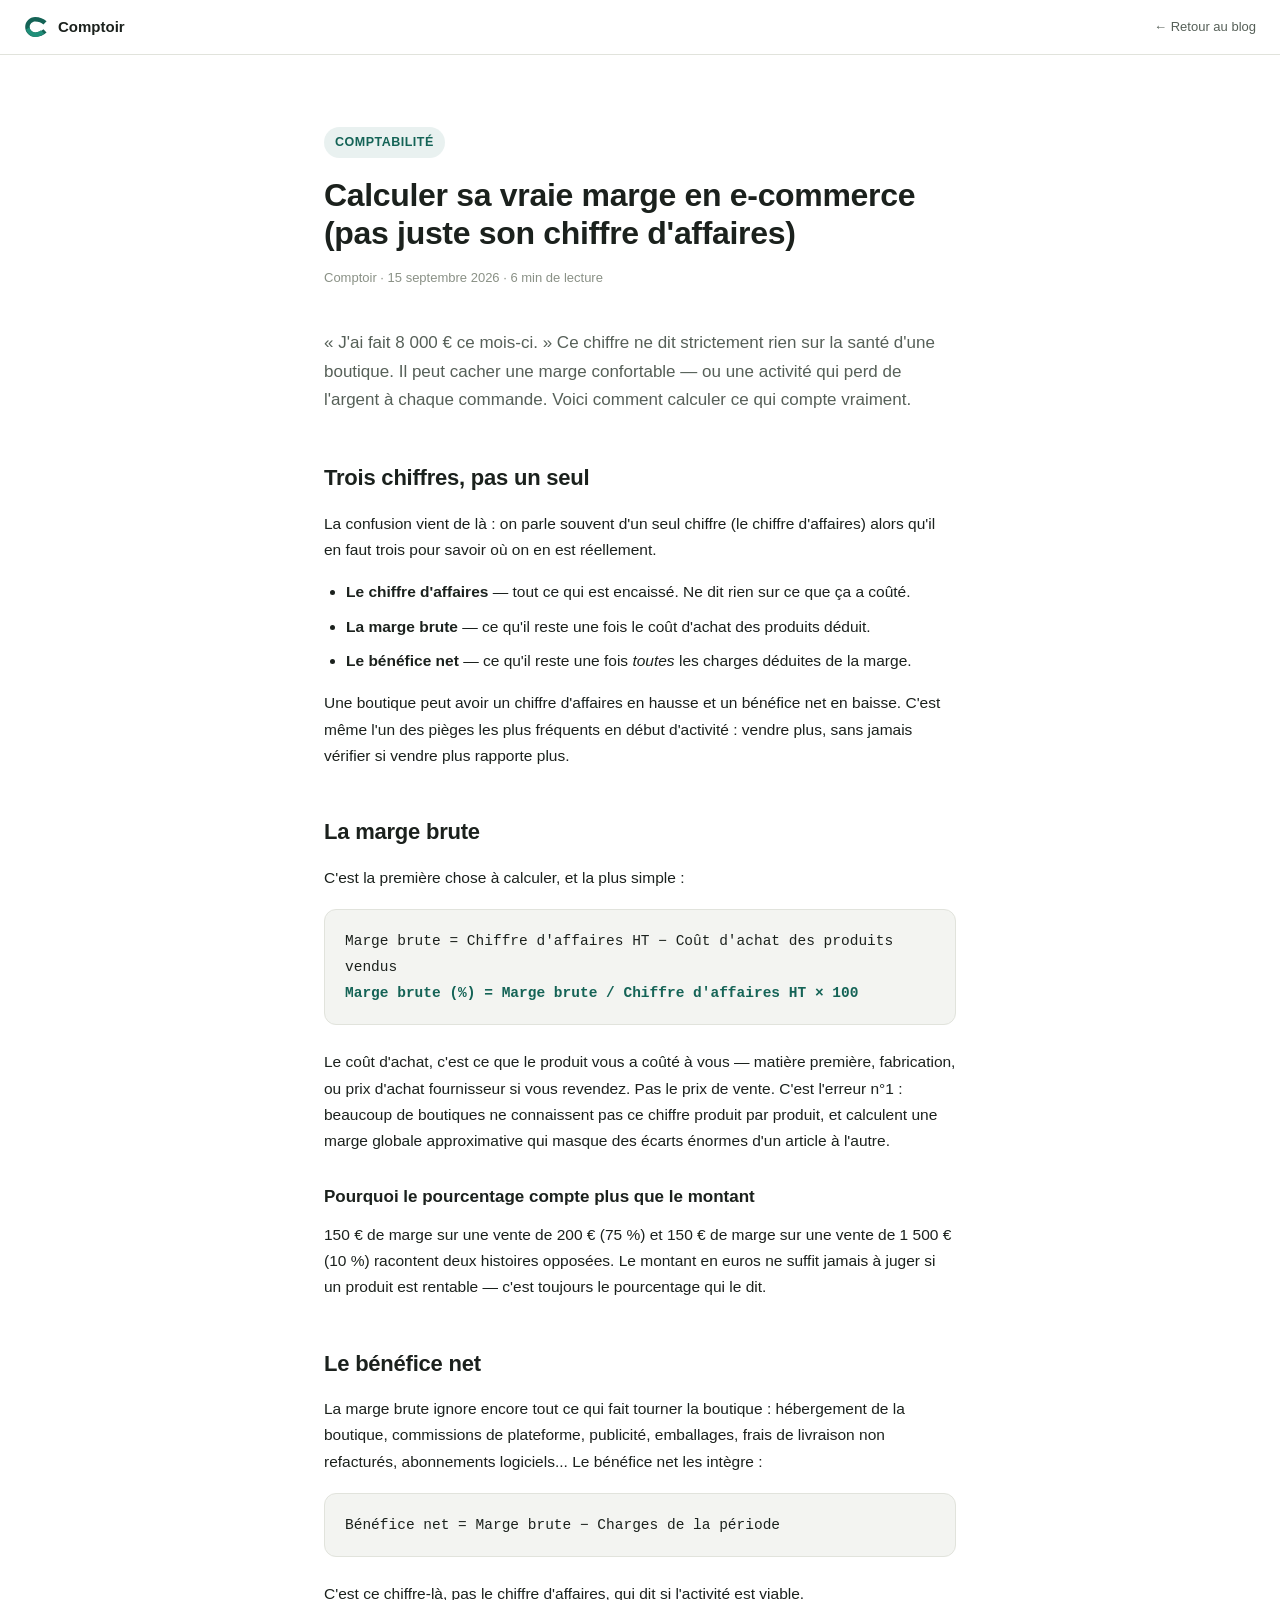
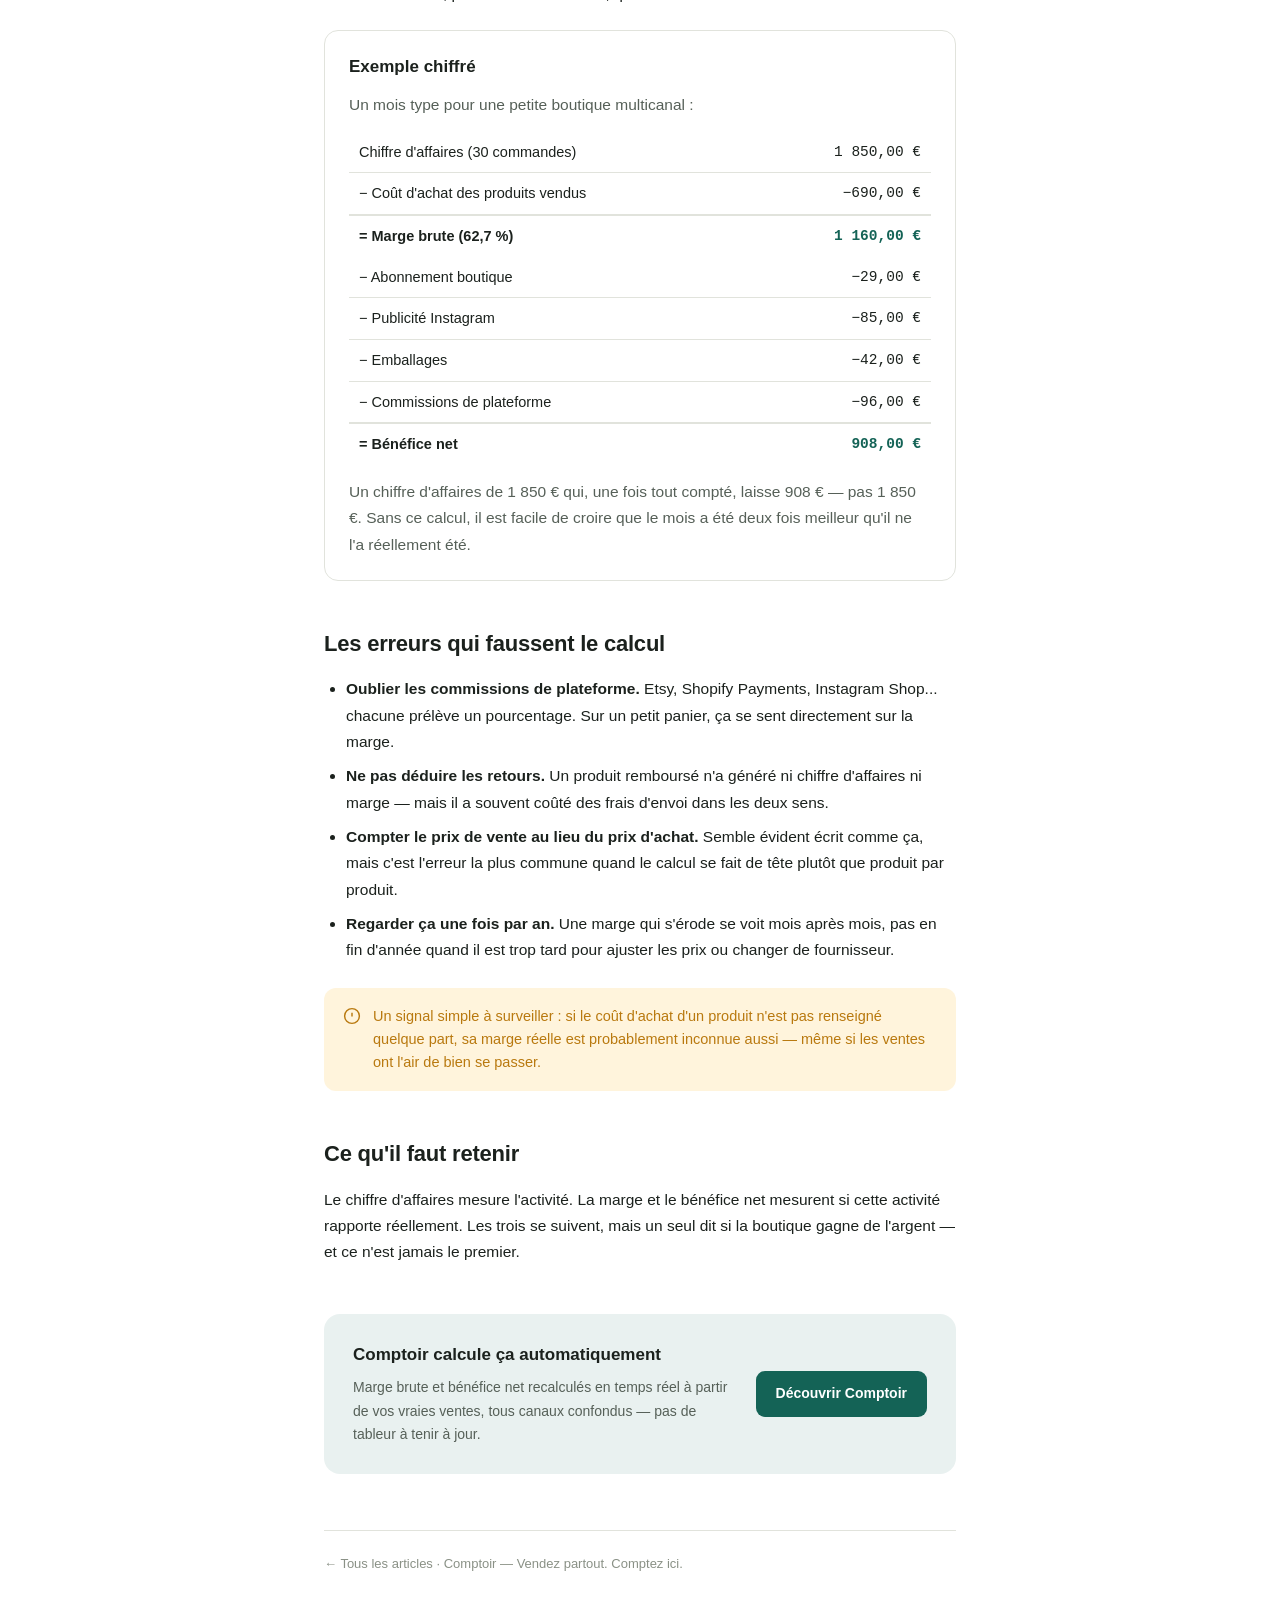
<file: blog/calculer-sa-vraie-marge-ecommerce.html>
<!doctype html>
<html lang="fr">
<head>
<meta charset="UTF-8">
<meta name="viewport" content="width=device-width, initial-scale=1">
<title>Calculer sa vraie marge en e-commerce (pas juste son chiffre d'affaires) — Comptoir</title>
<meta name="description" content="Le chiffre d'affaires ne dit rien de la santé d'une boutique en ligne. Comment calculer sa marge brute, son bénéfice net, et éviter les erreurs qui faussent tout — avec un exemple chiffré.">
<link rel="canonical" href="https://getcomptoir.fr/blog/calculer-sa-vraie-marge-ecommerce.html">
<meta property="og:type" content="article">
<meta property="og:site_name" content="Comptoir">
<meta property="og:title" content="Calculer sa vraie marge en e-commerce (pas juste son chiffre d'affaires)">
<meta property="og:description" content="Le chiffre d'affaires ne dit rien de la santé d'une boutique en ligne. Comment calculer sa marge brute, son bénéfice net, et éviter les erreurs qui faussent tout.">
<meta property="og:url" content="https://getcomptoir.fr/blog/calculer-sa-vraie-marge-ecommerce.html">
<meta property="og:locale" content="fr_FR">
<meta name="twitter:card" content="summary">
<meta name="twitter:title" content="Calculer sa vraie marge en e-commerce">
<meta name="twitter:description" content="Le chiffre d'affaires ne dit rien de la santé d'une boutique en ligne. Comment calculer sa marge brute et son bénéfice net, avec un exemple chiffré.">
<script type="application/ld+json">
{
  "@context": "https://schema.org",
  "@type": "Article",
  "headline": "Calculer sa vraie marge en e-commerce (pas juste son chiffre d'affaires)",
  "description": "Comment calculer sa marge brute et son bénéfice net en e-commerce, avec un exemple chiffré et les erreurs les plus courantes.",
  "author": { "@type": "Organization", "name": "Comptoir" },
  "publisher": { "@type": "Organization", "name": "Comptoir" },
  "datePublished": "2026-09-15",
  "dateModified": "2026-09-15",
  "mainEntityOfPage": "https://getcomptoir.fr/blog/calculer-sa-vraie-marge-ecommerce.html"
}
</script>
<link rel="icon" href="/icons/icon-192.png">
<link rel="stylesheet" href="/styles.css">
<style>
  body { margin: 0; background: var(--bg); color: var(--ink); font-family: var(--font); line-height: 1.7; }
  .topbar {
    position: sticky; top: 0; z-index: 10; display: flex; align-items: center; gap: 10px;
    padding: 14px 24px; background: var(--surface); border-bottom: 1px solid var(--rule-soft);
  }
  .topbar svg { width: 24px; height: 24px; flex-shrink: 0; }
  .topbar .name { font-weight: 700; font-size: 15px; }
  .topbar .back { margin-left: auto; color: var(--ink-soft); font-size: 13px; text-decoration: none; }
  .topbar .back:hover { color: var(--brand); }

  article.wrap { max-width: 680px; margin: 0 auto; padding: 48px 24px 96px; }
  .eyebrow {
    display: inline-flex; align-items: center; gap: 6px; font-size: 12.5px; font-weight: 600;
    letter-spacing: 0.04em; text-transform: uppercase; color: var(--brand); background: var(--brand-soft);
    padding: 5px 11px; border-radius: 100px; margin-bottom: 18px;
  }
  h1 { font-size: 32px; font-weight: 700; margin: 0 0 14px; letter-spacing: -0.01em; line-height: 1.2; }
  .byline { color: var(--ink-faint); font-size: 13px; margin: 0 0 40px; }
  .lede { font-size: 17px; color: var(--ink-soft); margin: 0 0 8px; }

  h2 { font-size: 22px; margin: 44px 0 14px; letter-spacing: -0.01em; }
  h3 { font-size: 17px; margin: 28px 0 10px; }
  p { font-size: 15.5px; color: var(--ink); margin: 0 0 16px; }
  p.soft { color: var(--ink-soft); }
  ul, ol { font-size: 15.5px; margin: 0 0 16px; padding-left: 22px; }
  li { margin-bottom: 8px; }
  strong { font-weight: 650; }
  code { background: var(--surface-sunken); padding: 1px 6px; border-radius: 5px; font-size: 13.5px; font-family: var(--font-mono); }

  .formula {
    background: var(--surface-sunken); border: 1px solid var(--rule-soft); border-radius: 12px;
    padding: 18px 20px; margin: 18px 0 24px; font-family: var(--font-mono); font-size: 14.5px;
    line-height: 1.8; overflow-x: auto;
  }
  .formula .res { color: var(--brand); font-weight: 600; }

  .example {
    background: var(--surface); border: 1px solid var(--rule-soft); border-radius: 14px;
    padding: 22px 24px; margin: 22px 0;
  }
  .example h3 { margin-top: 0; }
  table { width: 100%; border-collapse: collapse; font-size: 14.5px; margin: 4px 0; }
  th, td { text-align: left; padding: 8px 10px; border-bottom: 1px solid var(--rule-soft); }
  td:last-child, th:last-child { text-align: right; font-family: var(--font-mono); font-variant-numeric: tabular-nums; }
  tr.total td { font-weight: 650; border-top: 2px solid var(--rule-soft); border-bottom: none; }
  tr.total td:last-child { color: var(--brand); }

  .callout {
    display: flex; gap: 12px; background: var(--warning-soft); border: 1px solid transparent; color: var(--warning);
    border-radius: 12px; padding: 16px 18px; margin: 24px 0; font-size: 14.5px; line-height: 1.6;
  }
  .callout svg { flex-shrink: 0; width: 18px; height: 18px; margin-top: 2px; }
  .callout code { color: inherit; }

  .cta-card {
    background: var(--brand-soft); border: 1px solid transparent; border-radius: 16px;
    padding: 26px 28px; margin-top: 48px; display: flex; align-items: center; gap: 20px; flex-wrap: wrap;
  }
  .cta-card .txt { flex: 1; min-width: 220px; }
  .cta-card h3 { margin: 0 0 6px; font-size: 17px; }
  .cta-card p { margin: 0; color: var(--ink-soft); font-size: 14px; }
  .cta-card .btn {
    background: var(--brand); color: #fff; border: none; padding: 11px 20px; border-radius: 9px;
    font-weight: 600; font-size: 14px; text-decoration: none; white-space: nowrap;
  }

  footer.page-foot { margin-top: 56px; padding-top: 22px; border-top: 1px solid var(--rule-soft); color: var(--ink-faint); font-size: 13px; }
  footer.page-foot a { color: var(--ink-faint); }
</style>
</head>
<body>

<div class="topbar">
  <svg viewBox="50 50 500 470" xmlns="http://www.w3.org/2000/svg" aria-hidden="true">
    <path d="M445 92C386 34 302 0 208 0C93 0 0 93 0 208s93 208 208 208c94 0 178-34 237-92l-65-65c-43 40-102 63-172 63-63 0-114-51-114-114S145 94 208 94c70 0 129 23 172 63z" fill="var(--brand)" transform="translate(75 75)"/>
    <path d="M16 264c31 91 106 152 192 152 71 0 135-27 184-73l-66-65c-31 28-72 44-118 44-44 0-82-24-100-58-17-31-14-56-14-56-21 14-51 37-78 56z" fill="var(--brand-bright)" transform="translate(75 75)"/>
  </svg>
  <span class="name">Comptoir</span>
  <a class="back" href="/blog/">← Retour au blog</a>
</div>

<article class="wrap">
  <span class="eyebrow">Comptabilité</span>
  <h1>Calculer sa vraie marge en e-commerce (pas juste son chiffre d'affaires)</h1>
  <p class="byline">Comptoir · 15 septembre 2026 · 6 min de lecture</p>

  <p class="lede">« J'ai fait 8 000 € ce mois-ci. » Ce chiffre ne dit strictement rien sur la santé d'une boutique. Il peut cacher une marge confortable — ou une activité qui perd de l'argent à chaque commande. Voici comment calculer ce qui compte vraiment.</p>

  <h2>Trois chiffres, pas un seul</h2>
  <p>La confusion vient de là : on parle souvent d'un seul chiffre (le chiffre d'affaires) alors qu'il en faut trois pour savoir où on en est réellement.</p>
  <ul>
    <li><strong>Le chiffre d'affaires</strong> — tout ce qui est encaissé. Ne dit rien sur ce que ça a coûté.</li>
    <li><strong>La marge brute</strong> — ce qu'il reste une fois le coût d'achat des produits déduit.</li>
    <li><strong>Le bénéfice net</strong> — ce qu'il reste une fois <em>toutes</em> les charges déduites de la marge.</li>
  </ul>
  <p>Une boutique peut avoir un chiffre d'affaires en hausse et un bénéfice net en baisse. C'est même l'un des pièges les plus fréquents en début d'activité : vendre plus, sans jamais vérifier si vendre plus rapporte plus.</p>

  <h2>La marge brute</h2>
  <p>C'est la première chose à calculer, et la plus simple :</p>
  <div class="formula">Marge brute = Chiffre d'affaires HT − Coût d'achat des produits vendus<br>
  <span class="res">Marge brute (%) = Marge brute / Chiffre d'affaires HT × 100</span></div>
  <p>Le coût d'achat, c'est ce que le produit vous a coûté à vous — matière première, fabrication, ou prix d'achat fournisseur si vous revendez. Pas le prix de vente. C'est l'erreur n°1 : beaucoup de boutiques ne connaissent pas ce chiffre produit par produit, et calculent une marge globale approximative qui masque des écarts énormes d'un article à l'autre.</p>

  <h3>Pourquoi le pourcentage compte plus que le montant</h3>
  <p>150 € de marge sur une vente de 200 € (75 %) et 150 € de marge sur une vente de 1 500 € (10 %) racontent deux histoires opposées. Le montant en euros ne suffit jamais à juger si un produit est rentable — c'est toujours le pourcentage qui le dit.</p>

  <h2>Le bénéfice net</h2>
  <p>La marge brute ignore encore tout ce qui fait tourner la boutique : hébergement de la boutique, commissions de plateforme, publicité, emballages, frais de livraison non refacturés, abonnements logiciels... Le bénéfice net les intègre :</p>
  <div class="formula">Bénéfice net = Marge brute − Charges de la période</div>
  <p>C'est ce chiffre-là, pas le chiffre d'affaires, qui dit si l'activité est viable.</p>

  <div class="example">
    <h3>Exemple chiffré</h3>
    <p class="soft" style="margin-bottom:14px;">Un mois type pour une petite boutique multicanal :</p>
    <table>
      <tr><td>Chiffre d'affaires (30 commandes)</td><td>1 850,00 €</td></tr>
      <tr><td>− Coût d'achat des produits vendus</td><td>−690,00 €</td></tr>
      <tr class="total"><td>= Marge brute (62,7 %)</td><td>1 160,00 €</td></tr>
      <tr><td>− Abonnement boutique</td><td>−29,00 €</td></tr>
      <tr><td>− Publicité Instagram</td><td>−85,00 €</td></tr>
      <tr><td>− Emballages</td><td>−42,00 €</td></tr>
      <tr><td>− Commissions de plateforme</td><td>−96,00 €</td></tr>
      <tr class="total"><td>= Bénéfice net</td><td>908,00 €</td></tr>
    </table>
    <p class="soft" style="margin:14px 0 0;">Un chiffre d'affaires de 1 850 € qui, une fois tout compté, laisse 908 € — pas 1 850 €. Sans ce calcul, il est facile de croire que le mois a été deux fois meilleur qu'il ne l'a réellement été.</p>
  </div>

  <h2>Les erreurs qui faussent le calcul</h2>
  <ul>
    <li><strong>Oublier les commissions de plateforme.</strong> Etsy, Shopify Payments, Instagram Shop... chacune prélève un pourcentage. Sur un petit panier, ça se sent directement sur la marge.</li>
    <li><strong>Ne pas déduire les retours.</strong> Un produit remboursé n'a généré ni chiffre d'affaires ni marge — mais il a souvent coûté des frais d'envoi dans les deux sens.</li>
    <li><strong>Compter le prix de vente au lieu du prix d'achat.</strong> Semble évident écrit comme ça, mais c'est l'erreur la plus commune quand le calcul se fait de tête plutôt que produit par produit.</li>
    <li><strong>Regarder ça une fois par an.</strong> Une marge qui s'érode se voit mois après mois, pas en fin d'année quand il est trop tard pour ajuster les prix ou changer de fournisseur.</li>
  </ul>

  <div class="callout">
    <svg viewBox="0 0 20 20" fill="none" stroke="currentColor" stroke-width="1.6"><circle cx="10" cy="10" r="8.2"/><path d="M10 6.5v4M10 13.2v.1"/></svg>
    <div>Un signal simple à surveiller : si le coût d'achat d'un produit n'est pas renseigné quelque part, sa marge réelle est probablement inconnue aussi — même si les ventes ont l'air de bien se passer.</div>
  </div>

  <h2>Ce qu'il faut retenir</h2>
  <p>Le chiffre d'affaires mesure l'activité. La marge et le bénéfice net mesurent si cette activité rapporte réellement. Les trois se suivent, mais un seul dit si la boutique gagne de l'argent — et ce n'est jamais le premier.</p>

  <div class="cta-card">
    <div class="txt">
      <h3>Comptoir calcule ça automatiquement</h3>
      <p>Marge brute et bénéfice net recalculés en temps réel à partir de vos vraies ventes, tous canaux confondus — pas de tableur à tenir à jour.</p>
    </div>
    <a class="btn" href="/">Découvrir Comptoir</a>
  </div>

  <footer class="page-foot">
    <a href="/blog/">← Tous les articles</a> · <a href="/">Comptoir — Vendez partout. Comptez ici.</a>
  </footer>
</article>

</body>
</html>
</file>
<file: styles.css>
:root {
  --bg: #FFFFFF;
  --surface: #FFFFFF;
  --surface-sunken: #F3F4F1;
  --rule: #D3D6CC;
  --rule-soft: #E1E3DC;
  --ink: #1B211D;
  --ink-soft: #566058;
  --ink-faint: #8A9186;

  --brand: #146356;
  --brand-bright: #1F8F79;
  --brand-soft: rgba(20, 99, 86, 0.09);

  --logo-deep: #146356;
  --logo-mid: #35B597;
  --logo-bright: #5FD1B4;
  --logo-light: #1F8F79;

  --good: #0ca30c;
  --good-soft: rgba(12, 163, 12, 0.1);
  --warning: #b9790f;
  --warning-soft: rgba(250, 178, 25, 0.15);
  --critical: #d03b3b;
  --critical-soft: rgba(208, 59, 59, 0.1);

  --cat-shopify: #2a78d6;
  --cat-etsy: #eb6834;
  --cat-instagram: #1baf7a;
  --cat-woocommerce: #eda100;
  --cat-tiktok: #e87ba4;
  --cat-custom: #4a3aa7;

  --font: -apple-system, BlinkMacSystemFont, "Segoe UI", Roboto, Helvetica, Arial, sans-serif;
  --font-mono: ui-monospace, "SF Mono", "Cascadia Code", "Roboto Mono", Menlo, Consolas, monospace;
}
@media (prefers-color-scheme: dark) {
  :root {
    --bg: #14170F; --surface: #1B2016; --surface-sunken: #0F120C;
    --rule: #333A2C; --rule-soft: #262B20;
    --ink: #ECEEE7; --ink-soft: #A7AE9F; --ink-faint: #6C7367;
    --brand: #35B597; --brand-bright: #5FD1B4; --brand-soft: rgba(53, 181, 151, 0.15);
    --good: #0ca30c; --warning: #fab219; --warning-soft: rgba(250, 178, 25, 0.16);
    --critical: #e66767; --critical-soft: rgba(230, 103, 103, 0.14);
    --cat-shopify: #3987e5; --cat-etsy: #d95926; --cat-instagram: #199e70; --cat-woocommerce: #c98500; --cat-tiktok: #d55181; --cat-custom: #9085e9;
  }
}
:root[data-theme="dark"] {
  --bg: #14170F; --surface: #1B2016; --surface-sunken: #0F120C;
  --rule: #333A2C; --rule-soft: #262B20;
  --ink: #ECEEE7; --ink-soft: #A7AE9F; --ink-faint: #6C7367;
  --brand: #35B597; --brand-bright: #5FD1B4; --brand-soft: rgba(53, 181, 151, 0.15);
  --good: #0ca30c; --warning: #fab219; --warning-soft: rgba(250, 178, 25, 0.16);
  --critical: #e66767; --critical-soft: rgba(230, 103, 103, 0.14);
  --cat-shopify: #3987e5; --cat-etsy: #d95926; --cat-instagram: #199e70; --cat-woocommerce: #c98500; --cat-tiktok: #d55181; --cat-custom: #9085e9;
}
:root[data-theme="light"] {
  --bg: #FFFFFF; --surface: #FFFFFF; --surface-sunken: #F3F4F1;
  --rule: #D3D6CC; --rule-soft: #E1E3DC;
  --ink: #1B211D; --ink-soft: #566058; --ink-faint: #8A9186;
  --brand: #146356; --brand-bright: #1F8F79; --brand-soft: rgba(20, 99, 86, 0.09);
  --good: #0ca30c; --warning: #b9790f; --warning-soft: rgba(250, 178, 25, 0.15);
  --critical: #d03b3b; --critical-soft: rgba(208, 59, 59, 0.1);
  --cat-shopify: #2a78d6; --cat-etsy: #eb6834; --cat-instagram: #1baf7a; --cat-woocommerce: #eda100; --cat-tiktok: #e87ba4; --cat-custom: #4a3aa7;
}

* { box-sizing: border-box; }
html, body { height: 100%; }
body {
  background: var(--bg); color: var(--ink); font-family: var(--font); margin: 0;
  -webkit-font-smoothing: antialiased;
}
button, input, select { font-family: inherit; }
a { color: inherit; text-decoration: none; }

.app { display: flex; min-height: 100vh; }

.sidebar { width: 220px; flex: none; background: var(--surface); border-right: 1px solid var(--rule-soft); padding: 20px 14px; display: flex; flex-direction: column; }
.brand { display: flex; align-items: center; gap: 10px; padding: 4px 8px 22px; }
.brand svg { width: 28px; height: 26px; flex: none; }
.brand span { font-weight: 800; font-size: 17px; letter-spacing: -0.02em; }
nav.primary { display: flex; flex-direction: column; gap: 2px; }
nav.primary a { display: flex; align-items: center; gap: 10px; padding: 9px 10px; border-radius: 6px; color: var(--ink-soft); font-size: 14px; font-weight: 500; }
nav.primary a svg { width: 16px; height: 16px; opacity: 0.8; flex: none; }
nav.primary a.active { background: var(--brand-soft); color: var(--brand); font-weight: 650; }
nav.primary a:hover:not(.active) { background: var(--surface-sunken); color: var(--ink); }
.sidebar-foot { margin-top: auto; padding-top: 14px; border-top: 1px solid var(--rule-soft); }
.plan-chip { display: flex; justify-content: space-between; align-items: center; font-size: 12px; color: var(--ink-soft); padding: 8px 10px; }
.plan-chip b { color: var(--ink); }
.connector-status { display: flex; align-items: center; gap: 6px; font-size: 11.5px; color: var(--ink-faint); padding: 4px 10px 0; font-family: var(--font-mono); }
.connector-status .dot { width: 6px; height: 6px; border-radius: 50%; background: var(--good); }
.connector-status.off .dot { background: var(--ink-faint); }
.account-row { display: flex; flex-direction: column; gap: 4px; padding: 10px 10px 0; border-top: 1px solid var(--rule-soft); margin-top: 8px; }
.account-email { font-size: 11.5px; color: var(--ink-faint); overflow: hidden; text-overflow: ellipsis; white-space: nowrap; }
.account-logout { align-self: flex-start; background: none; border: none; padding: 0; font-size: 12px; color: var(--critical); cursor: pointer; font-family: var(--font); }
.account-logout:hover { text-decoration: underline; }

/* Splash */
.splash { min-height: 100vh; display: flex; flex-direction: column; align-items: center; justify-content: center; gap: 16px; background: var(--bg); transition: opacity .32s ease; padding: 24px; }
.splash.out { opacity: 0; }
.splash-svg { width: min(80vw, 540px); height: auto; }

/* Shared piece-by-piece reveal, used by the splash and the post-login transition */
.logo-anim-svg .s-p { opacity: 0; transform-box: fill-box; transform-origin: center; }
.logo-anim-svg .s-arc1 { animation: s-fade .45s ease forwards; animation-delay: .05s; }
.logo-anim-svg .s-arc2 { animation: s-fade .45s ease forwards; animation-delay: .18s; }
.logo-anim-svg .s-top { animation: s-drop .4s ease forwards; animation-delay: .38s; }
.logo-anim-svg .s-left { animation: s-drop .4s ease forwards; animation-delay: .46s; }
.logo-anim-svg .s-right { animation: s-drop .4s ease forwards; animation-delay: .46s; }
.logo-anim-svg .s-lines { animation: s-fade .3s ease forwards; animation-delay: .62s; }
.logo-anim-svg .s-title { animation: s-word .5s ease forwards; animation-delay: .62s; }
.logo-anim-svg .s-tag1 { animation: s-word .45s ease forwards; animation-delay: .78s; }
.logo-anim-svg .s-tag2 { animation: s-word .45s ease forwards; animation-delay: .86s; }
@keyframes s-fade { from { opacity: 0; transform: scale(.7); } to { opacity: 1; transform: scale(1); } }
@keyframes s-drop { from { opacity: 0; transform: translateY(-8px); } to { opacity: 1; transform: translateY(0); } }
@keyframes s-word { from { opacity: 0; transform: translateY(10px); } to { opacity: 1; transform: translateY(0); } }
@media (prefers-reduced-motion: reduce) { .logo-anim-svg .s-p { animation: none; opacity: 1; } }

/* Post-login transition */
.transition-screen { min-height: 100vh; display: flex; flex-direction: column; align-items: center; justify-content: center; gap: 26px; background: var(--bg); transition: opacity .32s ease; padding: 24px; }
.transition-screen.out { opacity: 0; }
.t-wrap { display: flex; flex-direction: column; align-items: center; gap: 18px; width: min(80vw, 540px); }
.t-mark-wrap { position: relative; width: 100%; }
.t-mark { width: 100%; height: auto; display: block; position: relative; z-index: 2; }
.t-ring {
  position: absolute; left: 13.5%; top: 43.5%; width: 25%; aspect-ratio: 1;
  transform: translate(-50%, -50%) scale(.6); border-radius: 50%;
  border: 1.5px solid var(--ink-faint); opacity: 0;
  animation: t-ring-pulse 1.5s ease-out infinite;
}
.t-ring-2 { animation-delay: .55s; }
.t-label { font-size: 13px; color: var(--ink-faint); opacity: 0; animation: t-label .4s ease forwards; animation-delay: .3s; }
@keyframes t-ring-pulse { 0% { transform: translate(-50%, -50%) scale(.6); opacity: .55; } 100% { transform: translate(-50%, -50%) scale(1.8); opacity: 0; } }
@keyframes t-label { from { opacity: 0; transform: translateY(4px); } to { opacity: 1; transform: translateY(0); } }
@media (prefers-reduced-motion: reduce) { .t-ring { animation: none; opacity: 0; } .t-label { animation: none; opacity: 1; } }

/* Auth screen */
.auth-wrap { min-height: 100vh; display: flex; align-items: center; justify-content: center; background: var(--bg); padding: 20px; }
.auth-card { width: 100%; max-width: 380px; background: var(--surface); border: 1px solid var(--rule-soft); border-radius: 14px; padding: 32px 30px; box-shadow: 0 1px 2px rgba(20,30,22,0.05); }
.auth-brand { display: flex; align-items: center; gap: 10px; margin-bottom: 26px; }
.auth-brand svg { width: 30px; height: 28px; flex: none; }
.auth-brand span { font-weight: 800; font-size: 18px; letter-spacing: -0.02em; }
.auth-card h1 { font-size: 19px; margin: 0 0 4px; }
.auth-card .auth-sub { font-size: 13px; color: var(--ink-faint); margin-bottom: 22px; }
.auth-card .field { margin-bottom: 14px; }
.auth-card label { display: block; font-size: 12px; color: var(--ink-soft); margin-bottom: 5px; }
.auth-card input { width: 100%; border: 1px solid var(--rule-soft); background: var(--bg); color: var(--ink); border-radius: 7px; padding: 10px 11px; font-size: 13.5px; }
.auth-card .btn.primary { width: 100%; justify-content: center; padding: 10px; margin-top: 6px; }
.auth-error { background: var(--critical-soft); color: var(--critical); font-size: 12.5px; padding: 8px 11px; border-radius: 7px; margin-bottom: 14px; }
.auth-success { background: var(--good-soft); color: var(--good); font-size: 13px; line-height: 1.5; padding: 12px 14px; border-radius: 7px; }
.auth-switch { text-align: center; font-size: 12.5px; color: var(--ink-faint); margin-top: 18px; }
.auth-switch button { background: none; border: none; padding: 0; color: var(--brand); cursor: pointer; font-size: inherit; font-family: var(--font); font-weight: 600; }
.auth-switch button:hover { text-decoration: underline; }
.auth-forgot { display: block; background: none; border: none; padding: 0; margin-top: 6px; color: var(--ink-faint); cursor: pointer; font-size: 12px; font-family: var(--font); text-align: right; width: 100%; }
.auth-forgot:hover { color: var(--brand); text-decoration: underline; }

main { flex: 1; padding: 26px 32px 60px; max-width: 1220px; }
.verify-banner { display: flex; align-items: center; gap: 12px; flex-wrap: wrap; background: var(--warning-soft); color: var(--warning); border-radius: 10px; padding: 12px 16px; margin-bottom: 20px; font-size: 13.5px; }
.verify-banner .txt { flex: 1; min-width: 200px; }
.verify-banner button { flex: none; background: none; border: 1px solid currentColor; color: inherit; border-radius: 7px; padding: 6px 12px; font-size: 12.5px; font-weight: 600; cursor: pointer; font-family: var(--font); }
.verify-banner button:disabled { opacity: 0.6; cursor: default; }

.topbar { display: flex; justify-content: space-between; align-items: flex-start; margin-bottom: 24px; gap: 20px; flex-wrap: wrap; }
.topbar h1 { font-size: 22px; margin: 0 0 4px; letter-spacing: -0.01em; }
.topbar .sub { color: var(--ink-faint); font-size: 13.5px; }
.topbar-actions { display: flex; gap: 10px; align-items: center; flex-wrap: wrap; }

.range { display: flex; gap: 2px; background: var(--surface); border: 1px solid var(--rule-soft); border-radius: 8px; padding: 3px; }
.range button { border: none; background: transparent; font-size: 12.5px; color: var(--ink-soft); padding: 6px 12px; border-radius: 6px; cursor: pointer; }
.range button.active { background: var(--brand); color: #fff; font-weight: 650; }

.theme-toggle { display: flex; align-items: center; gap: 6px; background: var(--surface); border: 1px solid var(--rule-soft); border-radius: 8px; padding: 7px 12px; font-size: 12.5px; color: var(--ink-soft); cursor: pointer; }
.theme-toggle:hover { color: var(--ink); border-color: var(--rule); }
.theme-toggle svg { width: 14px; height: 14px; flex: none; }

.sync-indicator { display: flex; align-items: center; gap: 7px; font-size: 12px; color: var(--ink-faint); font-family: var(--font-mono); white-space: nowrap; }
.sync-dot { width: 7px; height: 7px; border-radius: 50%; background: var(--good); flex: none; position: relative; }
.sync-dot::after { content: ''; position: absolute; inset: 0; border-radius: 50%; background: var(--good); animation: sync-pulse 2.2s ease-out infinite; }
@keyframes sync-pulse { 0% { transform: scale(1); opacity: .7; } 100% { transform: scale(2.6); opacity: 0; } }
@media (prefers-reduced-motion: reduce) { .sync-dot::after { animation: none; display: none; } }

.btn { display: inline-flex; align-items: center; gap: 6px; border: 1px solid var(--rule-soft); background: var(--surface); color: var(--ink); font-size: 13px; font-weight: 550; padding: 8px 14px; border-radius: 8px; cursor: pointer; }
.btn:hover { border-color: var(--rule); background: var(--surface-sunken); }
.btn.primary { background: var(--brand); border-color: var(--brand); color: #fff; }
.btn.primary:hover { background: var(--brand-bright); border-color: var(--brand-bright); }
.btn.danger { color: var(--critical); }
.btn:disabled { opacity: 0.5; cursor: not-allowed; }
.btn.sm { padding: 5px 10px; font-size: 12px; }
.btn.icon { width: 34px; height: 34px; padding: 0; justify-content: center; border-radius: 50%; font-style: italic; font-family: Georgia, serif; font-weight: 700; }

.kpis { display: grid; grid-template-columns: repeat(4, 1fr); gap: 12px; margin-bottom: 20px; }
@media (max-width: 900px) { .kpis { grid-template-columns: repeat(2, 1fr); } }
.kpi { perspective: 900px; cursor: pointer; }
.kpi-inner { display: grid; transform-style: preserve-3d; transition: transform .55s cubic-bezier(.22,.61,.36,1); height: 100%; }
.kpi.flipped .kpi-inner { transform: rotateY(180deg); }
.kpi-face { grid-area: 1 / 1; backface-visibility: hidden; -webkit-backface-visibility: hidden; background: var(--surface); border: 1px solid var(--rule-soft); border-radius: 10px; padding: 16px 18px; box-shadow: 0 1px 2px rgba(20,30,22,0.05); }
.kpi-inner { position: relative; }
.kpi-front { min-height: 128px; }
.kpi-back { position: absolute; inset: 0; transform: rotateY(180deg); display: flex; flex-direction: column; gap: 6px; overflow-y: auto; padding: 12px 14px; }
.kpi-back .label { margin-bottom: 0; }
.kpi-explain { font-size: 12px; line-height: 1.45; color: var(--ink); }
.kpi-explain b { font-family: var(--font-mono); font-weight: 600; }
.kpi-explain.sub { color: var(--ink-faint); font-size: 11px; margin-top: auto; }
.kpi-hint { float: right; font-size: 11px; opacity: 0; transition: opacity .15s; color: var(--brand); }
.kpi:hover .kpi-hint, .kpi:focus-visible .kpi-hint { opacity: 1; }
.kpi:focus-visible .kpi-front { outline: 2px solid var(--brand); outline-offset: 2px; }
@media (prefers-reduced-motion: reduce) { .kpi-inner { transition: none; } }
.kpi .label { font-size: 12px; color: var(--ink-faint); margin-bottom: 8px; }
.kpi .row { display: flex; align-items: baseline; justify-content: space-between; }
.kpi .value { font-family: var(--font-mono); font-size: 22px; font-weight: 600; font-variant-numeric: tabular-nums; }
.kpi .delta { font-family: var(--font-mono); font-size: 11.5px; padding: 2px 6px; border-radius: 4px; }
.kpi .delta.pos { color: var(--good); background: var(--good-soft); }
.kpi .delta.neg { color: var(--critical); background: var(--critical-soft); }
.kpi .delta.warning { color: var(--warning); background: var(--warning-soft); }
.kpi svg.spark { width: 100%; height: 28px; margin-top: 8px; display: block; }

/* Entrance animation: every card on the Overview page fades and rises into place on
   mount, staggered top-to-bottom via animation-delay set in JS (render()) — since the
   whole page is a fresh innerHTML on every load, range switch and background sync, this
   naturally replays each time instead of needing separate "on update" logic. */
@keyframes card-in { from { opacity: 0; transform: translateY(10px); } to { opacity: 1; transform: translateY(0); } }
.overview-page .kpi, .overview-page .card { animation: card-in .55s cubic-bezier(.22,.61,.36,1) both; }
@keyframes kpi-pulse { 0% { box-shadow: 0 0 0 0 var(--brand-soft); } 70% { box-shadow: 0 0 0 8px transparent; } 100% { box-shadow: 0 0 0 0 transparent; } }
.kpi-pulse .kpi-front { animation: kpi-pulse 1.1s ease-out; }
@media (prefers-reduced-motion: reduce) {
  .overview-page .kpi, .overview-page .card { animation: none; }
  .kpi-pulse .kpi-front { animation: none; }
}

.grid { display: grid; grid-template-columns: 1.6fr 1fr; gap: 14px; margin-bottom: 14px; align-items: start; }
@media (max-width: 980px) { .grid { grid-template-columns: 1fr; } }
.card { background: var(--surface); border: 1px solid var(--rule-soft); border-radius: 10px; padding: 18px 20px; box-shadow: 0 1px 2px rgba(20,30,22,0.05); }
.card h2 { font-size: 14px; margin: 0 0 2px; font-weight: 650; }
.card .card-sub { font-size: 12px; color: var(--ink-faint); margin-bottom: 12px; }
.card-head { display: flex; justify-content: space-between; align-items: flex-start; gap: 12px; margin-bottom: 12px; }

.chart-wrap { position: relative; }
.chart-wrap svg { width: 100%; height: 220px; display: block; overflow: visible; }
.tooltip { position: absolute; pointer-events: none; background: var(--ink); color: var(--bg); font-family: var(--font-mono); font-size: 11.5px; padding: 6px 9px; border-radius: 6px; transform: translate(-50%, -120%); white-space: nowrap; opacity: 0; transition: opacity .1s; z-index: 5; }

.legend { display: flex; flex-wrap: wrap; gap: 10px 14px; margin-bottom: 14px; }
.legend-item { display: flex; align-items: center; gap: 6px; font-size: 12px; color: var(--ink-soft); }
.legend-item .sw { width: 9px; height: 9px; border-radius: 2px; }
.chan-row { margin-bottom: 12px; }
.chan-row .top { display: flex; justify-content: space-between; font-size: 13px; margin-bottom: 5px; }
.chan-row .top .pct { font-family: var(--font-mono); color: var(--ink-faint); }
.chan-bar { height: 8px; border-radius: 4px; background: var(--surface-sunken); overflow: hidden; }
.chan-bar > div { height: 100%; border-radius: 4px; }

.alert-row { display: flex; align-items: center; justify-content: space-between; padding: 10px 0; border-top: 1px solid var(--rule-soft); gap: 10px; }
.alert-row:first-child { border-top: none; padding-top: 4px; }
.alert-row .product { font-size: 13.5px; }
.alert-row .product .chan { font-size: 11px; color: var(--ink-faint); display: block; margin-top: 1px; }
.status-chip { display: inline-flex; align-items: center; gap: 5px; font-family: var(--font-mono); font-size: 11px; padding: 3px 9px; border-radius: 20px; white-space: nowrap; }
.status-chip.good { background: var(--good-soft); color: var(--good); }
.status-chip.warning { background: var(--warning-soft); color: var(--warning); }
.status-chip.critical { background: var(--critical-soft); color: var(--critical); }
.status-chip .dot { width: 6px; height: 6px; border-radius: 50%; background: currentColor; }
.suggest-chip { display: inline-block; margin-top: 4px; font-family: var(--font-mono); font-size: 10.5px; padding: 2px 8px; border-radius: 20px; white-space: nowrap; background: var(--brand-soft); color: var(--brand); cursor: pointer; }
.suggest-chip:hover { filter: brightness(1.08); }

table.data { width: 100%; border-collapse: collapse; margin-top: 4px; }
table.data th { text-align: left; font-size: 11px; text-transform: uppercase; letter-spacing: 0.04em; color: var(--ink-faint); font-weight: 500; padding: 8px 10px; border-bottom: 1px solid var(--rule); white-space: nowrap; }
table.data td { padding: 11px 10px; border-bottom: 1px solid var(--rule-soft); font-size: 13.5px; }
table.data td.amount { font-family: var(--font-mono); text-align: right; font-variant-numeric: tabular-nums; white-space: nowrap; }
table.data tbody tr:hover { background: var(--surface-sunken); }
table.data tbody tr.row-click { cursor: pointer; }
table.data tbody tr.row-incomplete { background: var(--warning-soft); }
table.data tbody tr.row-incomplete:hover { filter: brightness(0.97); }
.table-scroll { overflow-x: auto; }
.field-remove { margin-left: 7px; color: var(--ink-faint); cursor: pointer; font-weight: 700; }
.field-remove:hover { color: var(--critical); }
.field-source { display: block; font-family: var(--font-mono); font-size: 9.5px; text-transform: none; letter-spacing: 0; color: var(--brand); font-weight: 400; margin-top: 2px; }
.field-source-tag { font-family: var(--font-mono); font-size: 10.5px; color: var(--ink-faint); }
.detail-grid { display: grid; grid-template-columns: 1fr 1fr; gap: 10px 16px; margin-bottom: 18px; }
.detail-section-label { font-family: var(--font-mono); font-size: 10.5px; text-transform: uppercase; letter-spacing: 0.05em; color: var(--brand); margin-bottom: 10px; padding-top: 4px; }
.detail-grid .item .k { font-size: 11px; color: var(--ink-faint); margin-bottom: 2px; }
.detail-grid .item .v { font-size: 14px; }
.custom-field-row { display: flex; align-items: center; gap: 8px; margin-bottom: 12px; }
.custom-field-row label { flex: none; width: 150px; font-size: 12px; color: var(--ink-soft); line-height: 1.4; }
.custom-field-row input { flex: 1; }
.custom-field-row input:disabled { opacity: 0.6; font-style: italic; font-size: 12px; }
.chan-dot { display: inline-flex; align-items: center; gap: 6px; }
.chan-dot .sw { width: 8px; height: 8px; border-radius: 50%; flex: none; }

.filters { display: flex; gap: 8px; margin-bottom: 16px; flex-wrap: wrap; align-items: center; }
.filters input[type="text"], .filters select {
  border: 1px solid var(--rule-soft); background: var(--surface); color: var(--ink);
  border-radius: 7px; padding: 7px 10px; font-size: 13px; height: 34px;
}
.filters input[type="text"] { min-width: 200px; }
.filters .count { margin-left: auto; font-size: 12px; color: var(--ink-faint); font-family: var(--font-mono); }

.stock-input { width: 64px; border: 1px solid var(--rule-soft); background: var(--surface); color: var(--ink); border-radius: 6px; padding: 5px 7px; font-family: var(--font-mono); font-size: 13px; text-align: right; }

.empty { text-align: center; padding: 48px 20px; color: var(--ink-faint); font-size: 13.5px; }

.conn-grid { display: grid; grid-template-columns: repeat(auto-fill, minmax(230px, 1fr)); gap: 14px; margin-bottom: 24px; }
.conn-card { background: var(--surface); border: 1px solid var(--rule-soft); border-radius: 10px; padding: 18px; display: flex; flex-direction: column; gap: 10px; box-shadow: 0 1px 2px rgba(20,30,22,0.05); }
.conn-card .head { display: flex; align-items: center; gap: 10px; }
.conn-card .ico { width: 32px; height: 32px; border-radius: 8px; display: flex; align-items: center; justify-content: center; color: #fff; font-weight: 700; font-size: 13px; flex: none; }
.conn-card .name { font-weight: 650; font-size: 14px; }
.conn-card .meta { font-size: 11.5px; color: var(--ink-faint); font-family: var(--font-mono); }
.conn-card .actions { margin-top: auto; display: flex; gap: 8px; }

.plan-grid { display: grid; grid-template-columns: repeat(3, 1fr); gap: 14px; margin-bottom: 26px; }
@media (max-width: 900px) { .plan-grid { grid-template-columns: 1fr; } }
.plan-card { background: var(--surface); border: 1px solid var(--rule-soft); border-radius: 12px; padding: 22px; display: flex; flex-direction: column; gap: 12px; }
.plan-card.current { border: 2px solid var(--brand); }
.plan-card .tier-name { font-weight: 700; font-size: 16px; }
.plan-card .price { font-family: var(--font-mono); font-size: 26px; font-weight: 600; }
.plan-card .price span { font-size: 12px; color: var(--ink-faint); font-weight: 400; }
.plan-card ul { list-style: none; margin: 0; padding: 0; display: flex; flex-direction: column; gap: 6px; font-size: 13px; color: var(--ink-soft); }
.plan-card ul li::before { content: "\2713  "; color: var(--brand); }
.badge-current { align-self: flex-start; font-family: var(--font-mono); font-size: 10px; color: var(--brand); border: 1px solid var(--brand); border-radius: 20px; padding: 2px 9px; }

.modal-overlay { position: fixed; inset: 0; background: rgba(10,14,10,0.5); display: flex; align-items: center; justify-content: center; z-index: 100; padding: 20px; }
.modal { background: var(--surface); border-radius: 14px; border: 1px solid var(--rule-soft); width: 100%; max-width: 440px; max-height: 88vh; overflow-y: auto; padding: 24px; box-shadow: 0 20px 50px rgba(0,0,0,0.25); }
.modal h3 { margin: 0 0 4px; font-size: 17px; }
.modal .modal-sub { font-size: 13px; color: var(--ink-faint); margin-bottom: 18px; }
.modal .field { margin-bottom: 14px; }
.modal label { display: block; font-size: 12px; color: var(--ink-soft); margin-bottom: 5px; }
.modal input, .modal select { width: 100%; border: 1px solid var(--rule-soft); background: var(--bg); color: var(--ink); border-radius: 7px; padding: 9px 11px; font-size: 13.5px; }
.modal .row2 { display: grid; grid-template-columns: 1fr 1fr; gap: 10px; }
.modal .actions { display: flex; justify-content: flex-end; gap: 8px; margin-top: 20px; }
.modal .spinner { width: 15px; height: 15px; border: 2px solid rgba(255,255,255,0.4); border-top-color: #fff; border-radius: 50%; animation: spin .7s linear infinite; display: inline-block; }
@keyframes spin { to { transform: rotate(360deg); } }
.api-box { background: var(--surface-sunken); border: 1px solid var(--rule-soft); border-radius: 8px; padding: 12px; font-family: var(--font-mono); font-size: 11.5px; margin-top: 10px; word-break: break-all; }
.api-box .line { display: flex; justify-content: space-between; gap: 8px; padding: 3px 0; align-items: center; }
.api-box .copy { cursor: pointer; color: var(--brand); font-family: var(--font); flex: none; }

.toast-stack { position: fixed; bottom: 20px; right: 20px; display: flex; flex-direction: column; gap: 8px; z-index: 200; }
.toast { background: var(--ink); color: var(--bg); padding: 11px 16px; border-radius: 8px; font-size: 13px; box-shadow: 0 8px 20px rgba(0,0,0,0.2); animation: toast-in .18s ease-out; display: flex; align-items: center; gap: 8px; }
.toast.err { background: var(--critical); color: #fff; }
@keyframes toast-in { from { opacity: 0; transform: translateY(8px); } to { opacity: 1; transform: translateY(0); } }

.card-empty-btn { margin-top: 10px; }

.form-row { display: flex; gap: 8px; align-items: flex-end; flex-wrap: wrap; margin-bottom: 18px; padding: 14px; background: var(--surface-sunken); border-radius: 10px; }
.form-row .f { display: flex; flex-direction: column; gap: 4px; }
.form-row label { font-size: 11px; color: var(--ink-faint); }
.form-row input, .form-row select { border: 1px solid var(--rule-soft); background: var(--surface); color: var(--ink); border-radius: 7px; padding: 7px 9px; font-size: 13px; }

.accent-grid { display: grid; grid-template-columns: repeat(auto-fill, minmax(150px, 1fr)); gap: 10px; margin-top: 6px; }
.accent-swatch {
  position: relative; display: flex; align-items: center; gap: 9px;
  border: 1px solid var(--rule-soft); background: var(--surface-sunken); color: var(--ink);
  border-radius: 9px; padding: 12px 14px; cursor: pointer; font-size: 13.5px; font-family: var(--font);
  text-align: left;
}
.accent-swatch:hover { border-color: var(--rule); }
.accent-swatch.active { border-color: var(--brand); background: var(--brand-soft); }
.accent-dot { width: 16px; height: 16px; border-radius: 50%; flex: none; box-shadow: inset 0 0 0 1px rgba(0,0,0,0.08); }
.accent-check { width: 15px; height: 15px; color: var(--brand); margin-left: auto; flex: none; }

.timeline { display: flex; flex-direction: column; }
.tl-row { display: flex; gap: 12px; position: relative; padding-bottom: 14px; }
.tl-row:last-child { padding-bottom: 0; }
.tl-row:not(:last-child)::before { content: ''; position: absolute; left: 4px; top: 14px; bottom: -2px; width: 2px; background: var(--rule-soft); }
.tl-dot { width: 10px; height: 10px; border-radius: 50%; margin-top: 5px; flex: none; background: var(--ink-faint); position: relative; z-index: 1; }
.tl-dot.good { background: var(--good); } .tl-dot.warning { background: var(--warning); } .tl-dot.critical { background: var(--critical); }
.tl-title { display: flex; align-items: center; gap: 8px; flex-wrap: wrap; }
.tl-src { font-size: 11px; color: var(--ink-faint); }
.tl-date { font-size: 12px; color: var(--ink-faint); margin-top: 3px; font-family: var(--font-mono); }

.section-head { display: flex; align-items: baseline; gap: 12px; flex-wrap: wrap; margin: 26px 0 10px; padding-bottom: 8px; border-bottom: 1px solid var(--rule-soft); }
.section-head h2 { font-size: 13px; text-transform: uppercase; letter-spacing: .06em; color: var(--ink-soft); margin: 0; font-weight: 700; }
.section-head span { font-size: 12px; color: var(--ink-faint); }
.status-chip.neutral { background: var(--surface-sunken); color: var(--ink-faint); }
.kpi-spark-wrap svg.spark { width: 100%; height: 40px; display: block; }
.conn-card .actions { flex-wrap: wrap; }

.ship-board { display: grid; grid-template-columns: repeat(3, minmax(0, 1fr)); gap: 14px; align-items: start; }
@media (max-width: 1000px) { .ship-board { grid-template-columns: 1fr; } }
.ship-col { background: var(--surface-sunken); border: 1px solid var(--rule-soft); border-radius: 10px; padding: 14px; display: flex; flex-direction: column; gap: 10px; }
.ship-col-head { display: flex; align-items: center; justify-content: space-between; }
.ship-col-head h2 { font-size: 14px; margin: 0; font-weight: 650; }
.ship-col .card-sub { margin: -6px 0 2px; }
.ship-card { background: var(--surface); border: 1px solid var(--rule-soft); border-radius: 8px; padding: 12px 13px; display: flex; flex-direction: column; gap: 5px; box-shadow: 0 1px 2px rgba(20,30,22,0.05); }
.ship-card.blocked { border-color: var(--critical); }
.ship-top { display: flex; justify-content: space-between; align-items: center; gap: 8px; font-size: 13px; }
.ship-main { font-size: 14px; font-weight: 600; }
.ship-sub { font-size: 12px; color: var(--ink-soft); }
.ship-reason { font-size: 12.5px; background: var(--critical-soft); color: var(--critical); border-radius: 6px; padding: 7px 9px; display: flex; flex-direction: column; gap: 2px; }
.ship-reason span { font-size: 11px; opacity: .8; }
.ship-actions { display: flex; gap: 6px; flex-wrap: wrap; margin-top: 6px; }
.nav-badge { margin-left: auto; min-width: 18px; height: 18px; padding: 0 5px; border-radius: 9px; background: var(--critical); color: #fff; font-size: 11px; font-weight: 700; display: inline-flex; align-items: center; justify-content: center; }
.ship-card[draggable="true"] { cursor: grab; }
.ship-card.dragging { opacity: .4; }
.ship-col { min-height: 140px; transition: background .12s, border-color .12s; }
.ship-col.drag-over { background: var(--brand-soft); border-color: var(--brand); border-style: dashed; }

.help { position: relative; display: inline-block; margin-left: 6px; vertical-align: middle; font-size: 12px; font-weight: 400; text-transform: none; letter-spacing: 0; }
.help-btn { width: 16px; height: 16px; padding: 0; border-radius: 50%; border: 1px solid var(--rule); background: transparent; color: var(--ink-faint); font: 700 10px var(--font); cursor: help; display: inline-flex; align-items: center; justify-content: center; opacity: .75; transition: opacity .15s, color .15s, border-color .15s; }
.help-btn:hover, .help:focus-within .help-btn, .help.open .help-btn { opacity: 1; color: var(--brand); border-color: var(--brand); background: var(--brand-soft); }
.help-pop { display: none; position: absolute; z-index: 40; top: calc(100% + 8px); left: -8px; width: max-content; max-width: min(320px, 82vw); max-height: 60vh; overflow-y: auto; background: var(--surface); color: var(--ink-soft); border: 1px solid var(--rule); border-radius: 8px; padding: 10px 12px; font-size: 12.5px; line-height: 1.5; text-align: left; box-shadow: 0 6px 24px rgba(0,0,0,.18); white-space: normal; }
.help.flip .help-pop { left: auto; right: -8px; }
.help:hover .help-pop, .help:focus-within .help-pop, .help.open .help-pop { display: block; }
.card:has(.help:hover), .card:has(.help.open), .card:has(.help:focus-within) { position: relative; z-index: 20; }
.help-pop a { color: var(--brand); }
.detail-grid .help { margin-left: 4px; }

.wf { display: flex; align-items: flex-start; }
.wf-step { flex: 1; min-width: 0; position: relative; display: flex; flex-direction: column; align-items: center; text-align: center; gap: 3px; padding: 0 2px; }
.wf-step:not(:last-child)::after { content: ''; position: absolute; top: 6px; left: calc(50% + 10px); right: calc(-50% + 10px); height: 2px; background: var(--rule); }
.wf-step.done:not(:last-child)::after { background: var(--brand); }
.wf-dot { width: 14px; height: 14px; border-radius: 50%; border: 2px solid var(--rule); background: var(--surface); z-index: 1; }
.wf-step.done .wf-dot { background: var(--brand); border-color: var(--brand); }
.wf-step.current .wf-dot { background: var(--surface); border-color: var(--brand); box-shadow: 0 0 0 4px var(--brand-soft); }
.wf-step.current.good .wf-dot, .wf-step.done.good .wf-dot { background: var(--good); border-color: var(--good); }
.wf-step.current.critical .wf-dot, .wf-step.done.critical .wf-dot { background: var(--critical); border-color: var(--critical); }
.wf-step.skipped .wf-dot { border-style: dashed; }
.wf-label { font-size: 12px; font-weight: 600; margin-top: 4px; }
.wf-step.todo .wf-label, .wf-step.skipped .wf-label { color: var(--ink-faint); font-weight: 500; }
.wf-date { font-size: 11px; color: var(--ink-faint); font-family: var(--font-mono); }
.wf-pill { margin-top: 4px; font-size: 11px; color: var(--critical); background: var(--critical-soft); padding: 2px 7px; border-radius: 10px; }
.status-chip.info { background: rgba(57,135,229,.14); color: var(--cat-shopify); }
.tl-dot.info { background: var(--cat-shopify); }
.wf-step.current.info .wf-dot, .wf-step.done.info .wf-dot { background: var(--cat-shopify); border-color: var(--cat-shopify); }

/* Phones: the sidebar becomes a compact top bar with a horizontally scrollable menu, and
   wide tables scroll inside themselves instead of stretching the whole page. */
@media (max-width: 760px) {
  .app { flex-direction: column; }
  .sidebar { width: 100%; flex-direction: row; flex-wrap: wrap; align-items: center; padding: 10px 12px 6px; border-right: none; border-bottom: 1px solid var(--rule-soft); position: sticky; top: 0; z-index: 50; }
  .brand { padding: 0 8px 0 0; }
  .sidebar-foot { margin: 0 0 0 auto; padding: 0; border-top: none; }
  .sidebar-foot .connector-status, .sidebar-foot .plan-chip, .account-email { display: none; }
  .account-row { border-top: none; margin: 0; padding: 0; }
  nav.primary { order: 3; flex: 1 1 100%; flex-direction: row; gap: 4px; overflow-x: auto; padding-bottom: 6px; scrollbar-width: none; }
  nav.primary::-webkit-scrollbar { display: none; }
  nav.primary a { white-space: nowrap; flex: none; padding: 7px 11px; }
  main { padding: 16px 14px 48px; max-width: 100%; min-width: 0; }
  .topbar { margin-bottom: 16px; gap: 12px; }
  table.data:not(.table-cards) { display: block; overflow-x: auto; white-space: nowrap; }
  .filters input[type="text"] { min-width: 0; flex: 1 1 100%; }
  .filters .count { margin-left: 0; }
  .kpi-face { padding: 12px 12px; }
  .kpi .value { font-size: 18px; }
  .modal-overlay { padding: 10px; }
  .modal { padding: 18px; }
  .chart-wrap svg { height: 180px; }
}

/* Phones: product tables (Stock, Catalogue) turn each row into a labelled card instead of a
   sideways-scrolling table. */
@media (max-width: 760px) {
  .card { padding: 14px; }
  table.data.table-cards { display: block; }
  .table-cards thead { display: none; }
  .table-cards tbody { display: flex; flex-direction: column; gap: 10px; }
  .table-cards tr { display: flex; flex-direction: column; gap: 9px; padding: 12px 14px; border: 1px solid var(--rule-soft); border-radius: 10px; background: var(--surface-sunken); }
  .table-cards tr.row-incomplete { border-color: var(--warning); }
  table.data.table-cards td { display: flex; justify-content: space-between; align-items: center; flex-wrap: wrap; gap: 6px 12px; padding: 0; border: none; text-align: right; }
  table.data.table-cards td::before { content: attr(data-label); color: var(--ink-faint); font: 400 12px var(--font); text-align: left; flex: none; }
  table.data.table-cards td:first-child { justify-content: flex-start; font-size: 15px; font-weight: 650; text-align: left; }
  table.datatable.data.table-cards td:first-child::before { display: none; }
  .table-cards .stock-input { width: 120px; max-width: 55%; text-align: right; }
  table.data.table-cards td[data-label="Fournisseur"] .stock-input { width: 100%; max-width: 60%; }
  .topbar-actions .btn { padding: 7px 10px; font-size: 12.5px; }
}
@media (max-width: 760px) {
  table.data.table-cards td:empty { display: none; }
  table.data.table-cards td[data-label=""]::before { display: none; }
  table.data.table-cards td[data-label=""] { justify-content: flex-end; }
  table.data.table-cards tr.row-click { cursor: pointer; }
}

/* Pre-launch countdown */
.cd { margin: 26px 0 8px; max-width: 520px; }
.cd-label { font-size: 12px; letter-spacing: .12em; text-transform: uppercase; color: var(--ink-faint); font-weight: 600; margin-bottom: 10px; }
.cd-tiles { display: grid; grid-template-columns: repeat(4, 1fr); gap: 10px; }
.cd-tile { background: var(--surface); border: 1px solid var(--rule); border-radius: 12px; padding: 14px 6px 10px; text-align: center; box-shadow: 0 1px 2px rgba(20,30,22,0.05); }
.cd-tile b { display: block; font-family: var(--font-mono); font-size: 34px; font-weight: 600; font-variant-numeric: tabular-nums; color: var(--brand); letter-spacing: -.02em; line-height: 1.1; }
.cd-tile span { display: block; font-size: 11.5px; color: var(--ink-faint); margin-top: 4px; }
.cd-when { margin: 10px 0 18px; font-size: 13px; color: var(--ink-soft); }
.cd-when::first-letter { text-transform: uppercase; }
.l-final .cd { margin: 22px auto 8px; }
.auth-card .cd { margin: 18px 0 6px; }
@media (max-width: 480px) { .cd-tile b { font-size: 26px; } }

/* Notification preferences */
.notif-list { display: flex; flex-direction: column; margin-top: 8px; }
.notif-row { display: flex; align-items: center; justify-content: space-between; gap: 16px; padding: 12px 0; border-bottom: 1px solid var(--rule-soft); cursor: pointer; }
.notif-row:last-child { border-bottom: none; }
.notif-row b { display: block; font-size: 14px; font-weight: 650; }
.notif-row small { display: block; font-size: 12.5px; color: var(--ink-faint); margin-top: 2px; }
.switch { position: relative; flex: none; width: 44px; height: 26px; }
.switch input { position: absolute; inset: 0; opacity: 0; width: 100%; height: 100%; margin: 0; cursor: pointer; z-index: 1; }
.switch i { position: absolute; inset: 0; background: var(--rule); border-radius: 26px; transition: background .18s; }
.switch i::after { content: ''; position: absolute; top: 3px; left: 3px; width: 20px; height: 20px; border-radius: 50%; background: #fff; box-shadow: 0 1px 3px rgba(0,0,0,.3); transition: transform .18s; }
.switch input:checked + i { background: var(--brand); }
.switch input:checked + i::after { transform: translateX(18px); }
.switch input:focus-visible + i { outline: 2px solid var(--brand); outline-offset: 2px; }
@media (prefers-reduced-motion: reduce) { .switch i, .switch i::after { transition: none; } }
#landingRoot .l-plan-trial { align-self: flex-start; font-size: 12px; font-weight: 700; color: var(--brand); background: var(--brand-soft); padding: 4px 10px; border-radius: 20px; margin: -4px 0 2px; }
</file>
